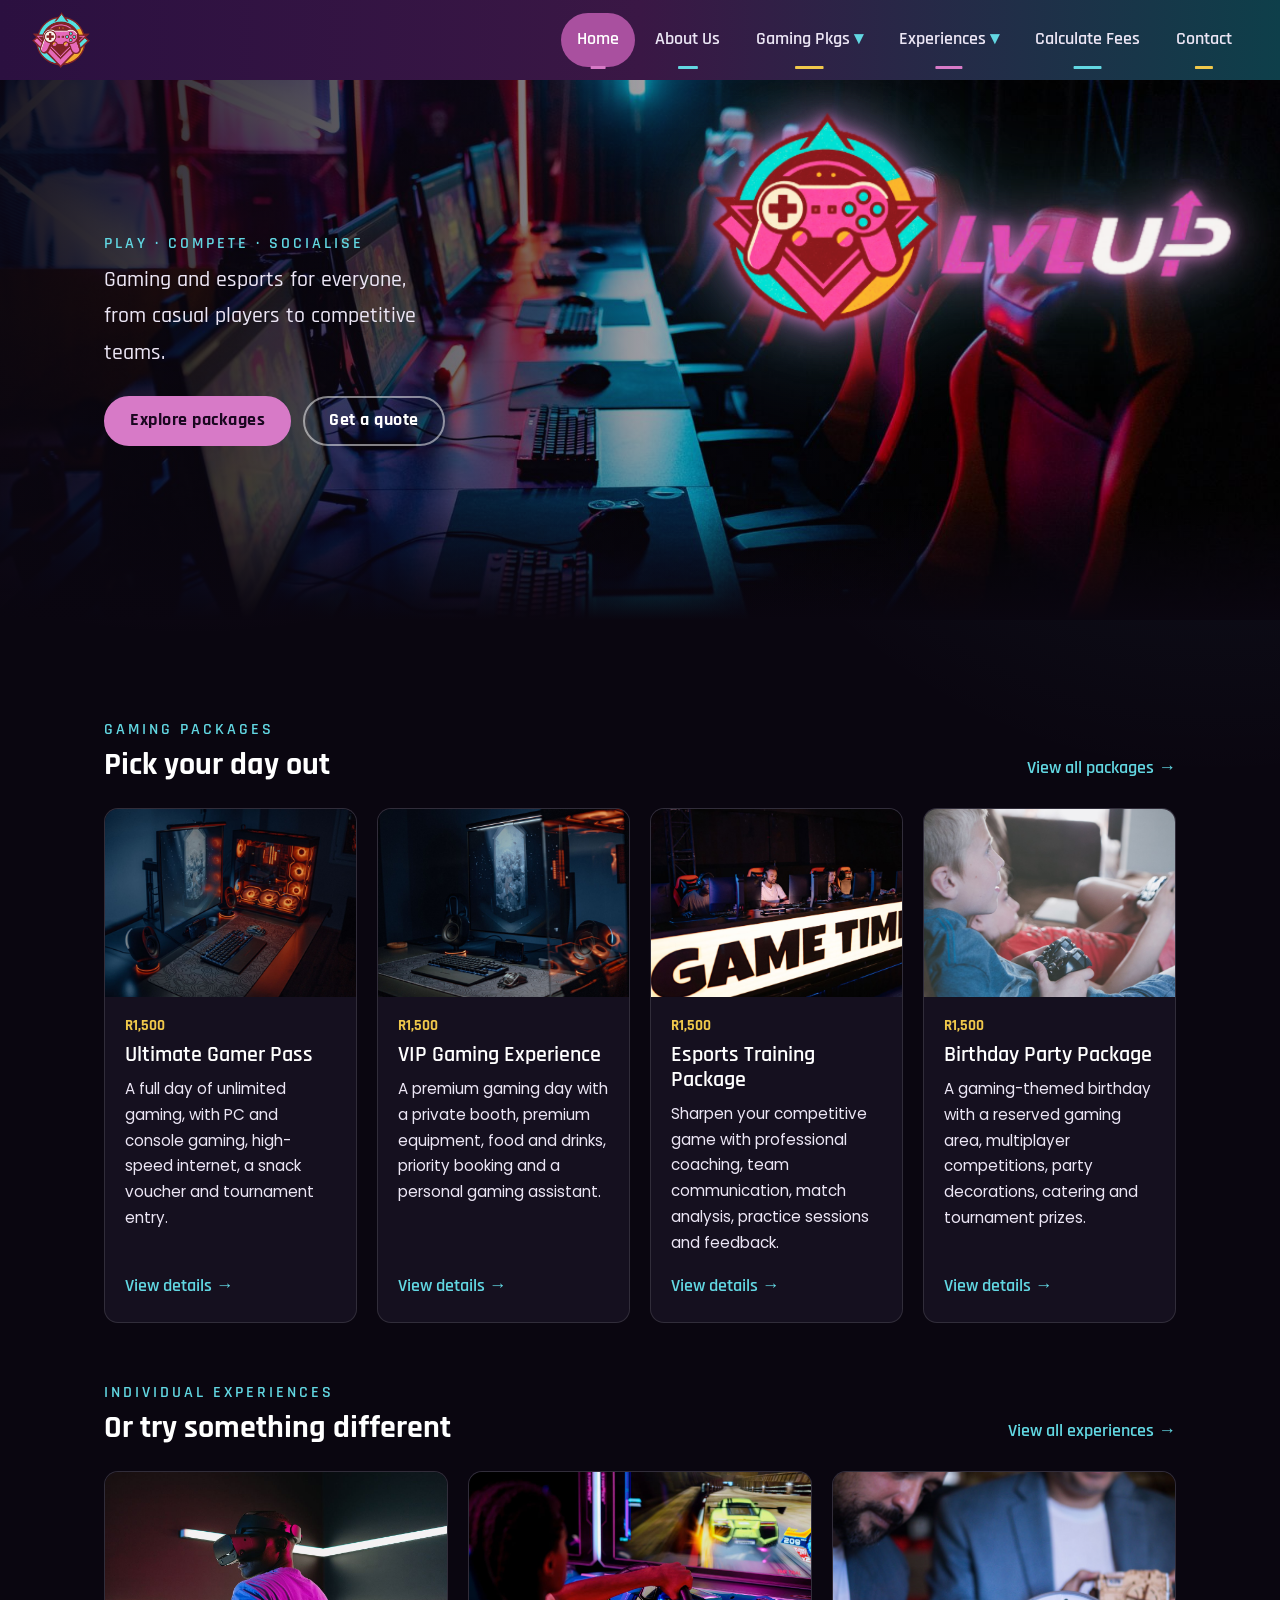
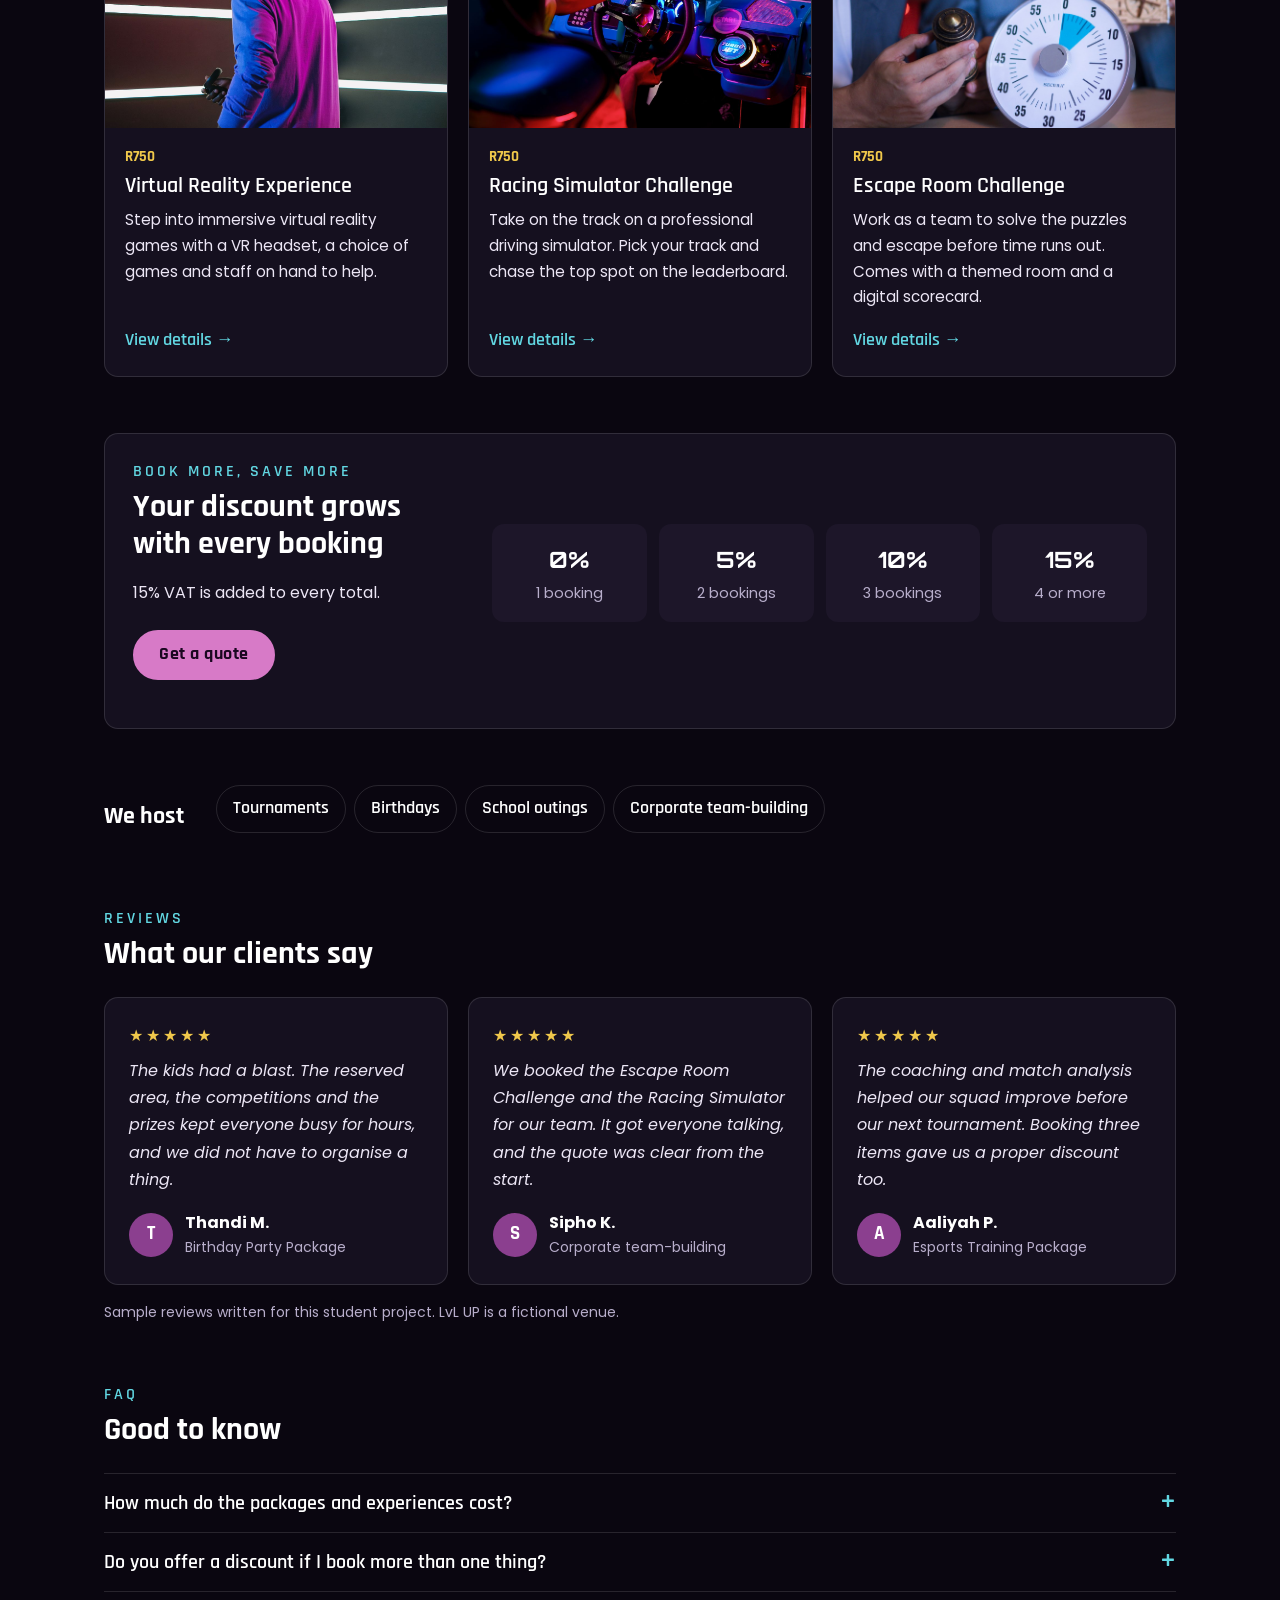
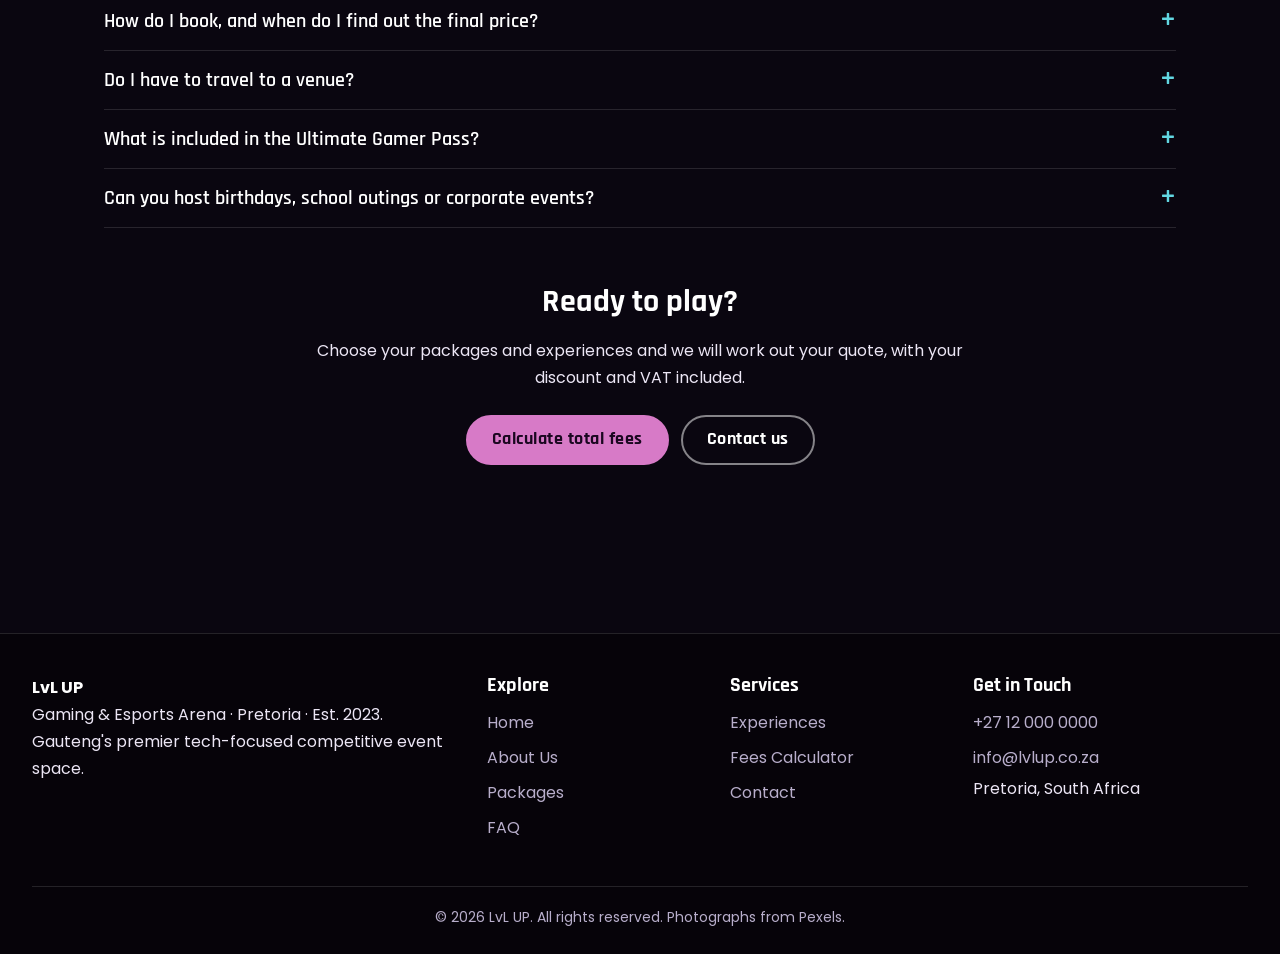
<file: index.html>
<!DOCTYPE html>
<!-- index.html: Home page: introduction, the two main options, what we offer and the booking discounts.
     Styled by css/styles.css and made interactive by javascript/main.js, both linked in the head (IIE, 2026).
     Built with standard HTML elements (Mozilla, n.d.a); the drop-down menus use the HTML details element (Mozilla, n.d.b). -->
<html lang="en">
<head>
    <!-- meta charset lets the page show characters such as the rand amounts and dashes correctly -->
    <meta charset="UTF-8">
    <!-- meta viewport makes the page fit the width of a phone screen (W3Schools, 2023; contributed by ST10538810) -->
    <meta name="viewport" content="width=device-width, initial-scale=1.0">
    <meta name="description" content="Home page: introduction, the two main options, what we offer and the booking discounts.">
    <title>Home | LvL UP</title>
    <!-- the small icon shown on the browser tab -->
    <link rel="icon" type="image/png" href="images/logo-emblem.png">
    <!-- Fonts: Orbitron, Rajdhani and Poppins from Google Fonts (Google Fonts, n.d.a; Google Fonts, n.d.b; Google Fonts, n.d.c),
         loaded with a <link> in the head as the module manual describes (IIE, 2026) -->
    <link href="https://fonts.googleapis.com/css2?family=Orbitron:wght@500;700;900&amp;family=Poppins:wght@400;500;600&amp;family=Rajdhani:wght@500;600;700&amp;display=swap" rel="stylesheet">
    <!-- External style sheet and JavaScript file (IIE, 2026). defer = the script runs after the page has loaded. -->
    <link rel="stylesheet" href="css/styles.css">
    <script src="javascript/main.js" defer></script>
</head>
<body>

    <!-- HEADER: the logo and the navigation bar (the same on every page) -->
    <header>
        <a href="index.html">
            <!-- width and height are HTML attributes (not CSS); they stop the page jumping while the image loads -->
            <img src="images/logo-emblem.png" alt="LvL UP Gaming and Esports Arena logo" width="58" height="56">
        </a>

        <!-- MENU BUTTON: only shown on phones and tablets. toggleMenu() in javascript/main.js opens and closes the menu. -->
        <button type="button" class="nav-toggle" id="menuButton" aria-expanded="false" aria-controls="menu" onclick="toggleMenu()">Menu</button>

        <!-- NAVIGATION BAR: links to every page. Gaming Pkgs and Experiences are drop-downs.
             The same menu is on every page and the page you are on is highlighted, so visitors always know where they are
             (Krug, 2014; Nielsen, 2024: heuristic "Consistency and standards"; contributed by ST10538810). -->
        <nav aria-label="Main menu" id="menu">
            <ul>
            <li><strong><a href="index.html" aria-current="page">Home</a></strong></li>
            <li><a href="about.html">About Us</a></li>
            <li>
                <!-- <details> is a built-in HTML drop-down: click the <summary> to open or close the list (Mozilla, n.d.b) -->
                <details>
                    <summary>Gaming Pkgs</summary>
                    <ul>
                        <li><a href="gaming-packages.html">All gaming pkgs</a></li>
                        <li><a href="ultimate-gamer-pass.html">Ultimate Gamer Pass</a></li>
                        <li><a href="vip-gaming-experience.html">VIP Gaming Experience</a></li>
                        <li><a href="esports-training-package.html">Esports Training Package</a></li>
                        <li><a href="birthday-party-package.html">Birthday Party Package</a></li>
                    </ul>
                </details>
            </li>
            <li>
                <!-- <details> is a built-in HTML drop-down: click the <summary> to open or close the list (Mozilla, n.d.b) -->
                <details>
                    <summary>Experiences</summary>
                    <ul>
                        <li><a href="individual-experiences.html">All experiences</a></li>
                        <li><a href="virtual-reality-experience.html">Virtual Reality Experience</a></li>
                        <li><a href="racing-simulator-challenge.html">Racing Simulator Challenge</a></li>
                        <li><a href="escape-room-challenge.html">Escape Room Challenge</a></li>
                    </ul>
                </details>
            </li>
            <li><a href="calculate-fees.html">Calculate Fees</a></li>
            <li><a href="contact.html">Contact</a></li>
            </ul>
        </nav>
    </header>

    <hr>

    <!-- MAIN CONTENT of this page -->
    <!-- HERO BANNER: one photograph (Krukau, 2021b). The LvL UP logo sits in the top right corner and glows (the glow is made in styles.css). -->
    <div class="hero-banner">
        <img class="hero-image" src="images/photos/hero-arena.jpg" alt="Neon-lit rows of gaming computers and red gaming chairs in a dark arena">
        <img class="hero-logo" src="images/logo-transparent.png" alt="LvL UP logo" width="497" height="210">
        <div class="hero-content">
            <!-- the page heading is kept for screen readers and search engines; the logo in the top right corner is what visitors see -->
            <h1 class="visually-hidden">LvL UP Gaming &amp; Esports Arena</h1>
            <p class="eyebrow">Play &middot; Compete &middot; Socialise</p>
            <p class="lead">Gaming and esports for everyone, from casual players to competitive teams.</p>
            <p class="cta">
                <a class="btn" href="gaming-packages.html">Explore packages</a>
                <a class="btn btn-ghost" href="calculate-fees.html">Get a quote</a>
            </p>
        </div>
    </div>
    <!-- MAIN CONTENT of this page -->
    <main>

        <!-- GAMING PACKAGES: four image cards -->
        <section>
            <div class="section-head">
                <div>
                    <p class="eyebrow">Gaming packages</p>
                    <h2>Pick your day out</h2>
                </div>
                <a class="more" href="gaming-packages.html">View all packages &rarr;</a>
            </div>
            <div class="card-grid">
                <article>
                    <!-- Photograph: (Demir, 2025a) -->
                    <img class="photo" src="images/photos/rgb-desk-setup.jpg" alt="Gaming PC with glowing orange fans beside a monitor, keyboard and speakers in a dark room">
                    <div class="card-body">
                        <p class="price">R1,500</p>
                        <h3><a href="ultimate-gamer-pass.html">Ultimate Gamer Pass</a></h3>
                        <p>A full day of unlimited gaming, with PC and console gaming, high-speed internet, a snack voucher and tournament entry.</p>
                        <a class="more" href="ultimate-gamer-pass.html">View details &rarr;</a>
                    </div>
                </article>
                <article>
                    <!-- Photograph: (Demir, 2025b) -->
                    <img class="photo" src="images/photos/arena-rgb-setup.jpg" alt="Dark gaming desk with a monitor, mechanical keyboard and a PC glowing orange behind glass">
                    <div class="card-body">
                        <p class="price">R1,500</p>
                        <h3><a href="vip-gaming-experience.html">VIP Gaming Experience</a></h3>
                        <p>A premium gaming day with a private booth, premium equipment, food and drinks, priority booking and a personal gaming assistant.</p>
                        <a class="more" href="vip-gaming-experience.html">View details &rarr;</a>
                    </div>
                </article>
                <article>
                    <!-- Photograph: (Krukau, 2021a) -->
                    <img class="photo" src="images/photos/esports-players-computers.jpg" alt="Gamers in headsets playing at a row of computers behind a lit GAME TIME sign">
                    <div class="card-body">
                        <p class="price">R1,500</p>
                        <h3><a href="esports-training-package.html">Esports Training Package</a></h3>
                        <p>Sharpen your competitive game with professional coaching, team communication, match analysis, practice sessions and feedback.</p>
                        <a class="more" href="esports-training-package.html">View details &rarr;</a>
                    </div>
                </article>
                <article>
                    <!-- Photograph: (Lewis, 2018) -->
                    <img class="photo" src="images/photos/kids-playing-video-games.jpg" alt="Two children on a sofa playing a video game with controllers">
                    <div class="card-body">
                        <p class="price">R1,500</p>
                        <h3><a href="birthday-party-package.html">Birthday Party Package</a></h3>
                        <p>A gaming-themed birthday with a reserved gaming area, multiplayer competitions, party decorations, catering and tournament prizes.</p>
                        <a class="more" href="birthday-party-package.html">View details &rarr;</a>
                    </div>
                </article>
            </div>
        </section>

        <!-- INDIVIDUAL EXPERIENCES: three image cards -->
        <section>
            <div class="section-head">
                <div>
                    <p class="eyebrow">Individual experiences</p>
                    <h2>Or try something different</h2>
                </div>
                <a class="more" href="individual-experiences.html">View all experiences &rarr;</a>
            </div>
            <div class="card-grid cols-3">
                <article>
                    <!-- Photograph: (SHVETS production, 2021) -->
                    <img class="photo" src="images/photos/vr-neon-room.jpg" alt="Player in a VR headset standing in a room lit by white neon strips">
                    <div class="card-body">
                        <p class="price">R750</p>
                        <h3><a href="virtual-reality-experience.html">Virtual Reality Experience</a></h3>
                        <p>Step into immersive virtual reality games with a VR headset, a choice of games and staff on hand to help.</p>
                        <a class="more" href="virtual-reality-experience.html">View details &rarr;</a>
                    </div>
                </article>
                <article>
                    <!-- Photograph: (cottonbro studio, 2020) -->
                    <img class="photo" src="images/photos/racing-arcade-driver.jpg" alt="Driver at an arcade racing simulator with a neon-lit dashboard and a racing game on the screen">
                    <div class="card-body">
                        <p class="price">R750</p>
                        <h3><a href="racing-simulator-challenge.html">Racing Simulator Challenge</a></h3>
                        <p>Take on the track on a professional driving simulator. Pick your track and chase the top spot on the leaderboard.</p>
                        <a class="more" href="racing-simulator-challenge.html">View details &rarr;</a>
                    </div>
                </article>
                <article>
                    <!-- Photograph: (Akeri, 2024) -->
                    <img class="photo" src="images/photos/escape-room-puzzle.jpg" alt="Two men solving mechanical puzzles next to a large countdown timer">
                    <div class="card-body">
                        <p class="price">R750</p>
                        <h3><a href="escape-room-challenge.html">Escape Room Challenge</a></h3>
                        <p>Work as a team to solve the puzzles and escape before time runs out. Comes with a themed room and a digital scorecard.</p>
                        <a class="more" href="escape-room-challenge.html">View details &rarr;</a>
                    </div>
                </article>
            </div>
        </section>

        <!-- BOOKING DISCOUNTS: the more you book, the more you save -->
        <section class="panel discount-strip">
            <div>
                <p class="eyebrow">Book more, save more</p>
                <h2>Your discount grows with every booking</h2>
                <p>15% VAT is added to every total.</p>
                <p class="cta"><a class="btn" href="calculate-fees.html">Get a quote</a></p>
            </div>
            <ul class="tiers">
                <li><strong>0%</strong><span>1 booking</span></li>
                <li><strong>5%</strong><span>2 bookings</span></li>
                <li><strong>10%</strong><span>3 bookings</span></li>
                <li><strong>15%</strong><span>4 or more</span></li>
            </ul>
        </section>

        <!-- EVENTS WE HOST: a slim strip -->
        <section>
            <div class="host-strip">
                <h2>We host</h2>
                <ul class="pills">
                    <li>Tournaments</li>
                    <li>Birthdays</li>
                    <li>School outings</li>
                    <li>Corporate team-building</li>
                </ul>
            </div>
        </section>

        <!-- CLIENT REVIEWS: three review cards (stars are text characters). These are sample reviews written for this project. -->
        <section id="reviews">
            <div class="section-head">
                <div>
                    <p class="eyebrow">Reviews</p>
                    <h2>What our clients say</h2>
                </div>
            </div>
            <div class="review-grid">
                <div class="review">
                    <p class="stars" aria-label="5 out of 5 stars">&#9733;&#9733;&#9733;&#9733;&#9733;</p>
                    <blockquote>The kids had a blast. The reserved area, the competitions and the prizes kept everyone busy for hours, and we did not have to organise a thing.</blockquote>
                    <div class="who"><span class="avatar">T</span><div><strong>Thandi M.</strong><small>Birthday Party Package</small></div></div>
                </div>
                <div class="review">
                    <p class="stars" aria-label="5 out of 5 stars">&#9733;&#9733;&#9733;&#9733;&#9733;</p>
                    <blockquote>We booked the Escape Room Challenge and the Racing Simulator for our team. It got everyone talking, and the quote was clear from the start.</blockquote>
                    <div class="who"><span class="avatar">S</span><div><strong>Sipho K.</strong><small>Corporate team-building</small></div></div>
                </div>
                <div class="review">
                    <p class="stars" aria-label="5 out of 5 stars">&#9733;&#9733;&#9733;&#9733;&#9733;</p>
                    <blockquote>The coaching and match analysis helped our squad improve before our next tournament. Booking three items gave us a proper discount too.</blockquote>
                    <div class="who"><span class="avatar">A</span><div><strong>Aaliyah P.</strong><small>Esports Training Package</small></div></div>
                </div>
            </div>
            <p class="sample-note">Sample reviews written for this student project. LvL UP is a fictional venue.</p>
        </section>

        <!-- FAQ: each question is a <details> element that opens to show the answer (Mozilla, n.d.b) -->
        <section id="faq">
            <div class="section-head">
                <div>
                    <p class="eyebrow">FAQ</p>
                    <h2>Good to know</h2>
                </div>
            </div>
            <div class="faq-list">
                <details>
                    <summary>How much do the packages and experiences cost?</summary>
                    <p>Every gaming package is R1,500 and every individual experience is R750. 15% VAT is added to every total.</p>
                </details>
                <details>
                    <summary>Do you offer a discount if I book more than one thing?</summary>
                    <p>Yes. Book 2 items and get 5% off the total, 3 items for 10% off and 4 or more for 15% off. The discount is taken off first and the VAT is added after.</p>
                </details>
                <details>
                    <summary>How do I book, and when do I find out the final price?</summary>
                    <p>Go to <a href="calculate-fees.html">Calculate Fees</a>, tick what you want and fill in your contact details, event type, date and address. Your quoted total shows straight away. A consultant then contacts you to confirm the booking and the total. The quote is not a formal invoice.</p>
                </details>
                <details>
                    <summary>Do I have to travel to a venue?</summary>
                    <p>Not at all. LvL UP is based at Emeris Pretoria in Lynnwood, and we bring the arena to you. You choose the event address and the date when you book.</p>
                </details>
                <details>
                    <summary>What is included in the Ultimate Gamer Pass?</summary>
                    <p>A full day of unlimited gaming with PC gaming, console gaming, high-speed internet, a snack voucher and tournament entry.</p>
                </details>
                <details>
                    <summary>Can you host birthdays, school outings or corporate events?</summary>
                    <p>Yes. The Birthday Party Package includes a reserved area, multiplayer competitions, decorations, catering and tournament prizes. We also host school outings and corporate team-building, and the Escape Room and Racing Simulator challenges work well for teams.</p>
                </details>
            </div>
        </section>

        <!-- CLOSING CALL TO ACTION -->
        <section class="closing">
            <h2>Ready to play?</h2>
            <p>Choose your packages and experiences and we will work out your quote, with your discount and VAT included.</p>
            <p class="cta">
                <a class="btn" href="calculate-fees.html">Calculate total fees</a>
                <a class="btn btn-ghost" href="contact.html">Contact us</a>
            </p>
        </section>

    </main>

    <hr>

    <!-- FOOTER: the same on every page -->
    <footer>
        <p><strong>LvL UP</strong><br>
        Gaming &amp; Esports Arena &middot; Pretoria &middot; Est. 2023.<br>
        Gauteng's premier tech-focused competitive event space.</p>

        <h2>Explore</h2>
        <ul>
            <li><a href="index.html">Home</a></li>
            <li><a href="about.html">About Us</a></li>
            <li><a href="gaming-packages.html">Packages</a></li>
            <li><a href="index.html#faq">FAQ</a></li>
        </ul>

        <h2>Services</h2>
        <ul>
            <li><a href="individual-experiences.html">Experiences</a></li>
            <li><a href="calculate-fees.html">Fees Calculator</a></li>
            <li><a href="contact.html">Contact</a></li>
        </ul>

        <h2>Get in Touch</h2>
        <ul>
            <!-- tel: and mailto: links open the phone dialler or the email program -->
            <li><a href="tel:+27120000000">+27 12 000 0000</a></li>
            <li><a href="mailto:info@lvlup.co.za">info@lvlup.co.za</a></li>
            <li>Pretoria, South Africa</li>
        </ul>

        <p><small>&copy; <span id="year">2026</span> LvL UP. All rights reserved. Photographs from Pexels.</small></p>
    </footer>

</body>
</html>

<!-- References
     Akeri, A. (2024) Men Engaged in Puzzle Solving with Timer [Photograph]. Pexels. Available at: https://www.pexels.com/photo/men-engaged-in-puzzle-solving-with-timer-29483110/ (Accessed: 6 November 2026).
     cottonbro studio (2020) Man Driving a Racing Car Machina [Photograph]. Pexels. Available at: https://www.pexels.com/photo/man-driving-a-racing-car-machina-5767676/ (Accessed: 6 November 2026).
     Demir, A. (2025a) Modern Gaming Desk Setup with RGB Lighting [Photograph]. Pexels. Available at: https://www.pexels.com/photo/modern-gaming-desk-setup-with-rgb-lighting-30469973/ (Accessed: 6 November 2026).
     Demir, A. (2025b) Modern Gaming Setup with RGB Lights in Dark Room [Photograph]. Pexels. Available at: https://www.pexels.com/photo/modern-gaming-setup-with-rgb-lights-in-dark-room-30469967/ (Accessed: 6 November 2026).
     Google Fonts (n.d.a) Orbitron. Available at: https://fonts.google.com/specimen/Orbitron (Accessed: 6 November 2026).
     Google Fonts (n.d.b) Rajdhani. Available at: https://fonts.google.com/specimen/Rajdhani (Accessed: 6 November 2026).
     Google Fonts (n.d.c) Poppins. Available at: https://fonts.google.com/specimen/Poppins (Accessed: 6 November 2026).
     IIE (2026) XHAW5112 Module Manual, Scenario 3: Gaming &amp; Esports Arena (package and experience details, discounts, VAT).
     The Independent Institute of Education (IIE) (2026) Web Development (Introduction) WEDE5020 Module Manual. Pretoria: IIE.
     Krug, S. (2014) Don't make me think, revisited: a common sense approach to web usability. 3rd edn. Berkeley: New Riders. Source contributed by ST10538810.
     Krukau, Y. (2021a) A People Playing Games using Computer [Photograph]. Pexels. Available at: https://www.pexels.com/photo/a-people-playing-games-using-computer-9072293/ (Accessed: 6 November 2026).
     Krukau, Y. (2021b) Gaming Setup For Competitive Esports [Photograph]. Pexels. Available at: https://www.pexels.com/photo/gaming-setup-for-competitive-esports-9072394/ (Accessed: 6 November 2026).
     Lewis, J. (2018) Kids Playing Video Games [Photograph]. Pexels. Available at: https://www.pexels.com/photo/kids-playing-video-games-1103563/ (Accessed: 6 November 2026).
     Mozilla (n.d.a) HTML elements reference - MDN Web Docs. Available at: https://developer.mozilla.org/en-US/docs/Web/HTML/Element (Accessed: 29 September 2026).
     Mozilla (n.d.b) The Details disclosure element - MDN Web Docs. Available at: https://developer.mozilla.org/en-US/docs/Web/HTML/Element/details (Accessed: 29 September 2026).
     Mozilla (n.d.c) Client-side form validation - MDN Web Docs. Available at: https://developer.mozilla.org/en-US/docs/Learn/Forms/Form_validation (Accessed: 29 September 2026).
     Nielsen, J. (2024) 10 usability heuristics for user interface design. Nielsen Norman Group. Available at: https://www.nngroup.com/articles/ten-usability-heuristics/ (Accessed: 4 November 2026). Source contributed by ST10538810.
     SHVETS production (2021) A Man with a Virtual Reality Headset Standing in a Dark Room [Photograph]. Pexels. Available at: https://www.pexels.com/photo/a-man-with-a-virtual-reality-headset-standing-in-a-dark-room-7562377/ (Accessed: 6 November 2026).
     W3Schools (2023) HTML responsive web design. Available at: https://www.w3schools.com/html/html_responsive.asp (Accessed: 4 November 2026). Source contributed by ST10538810.
-->
</file>
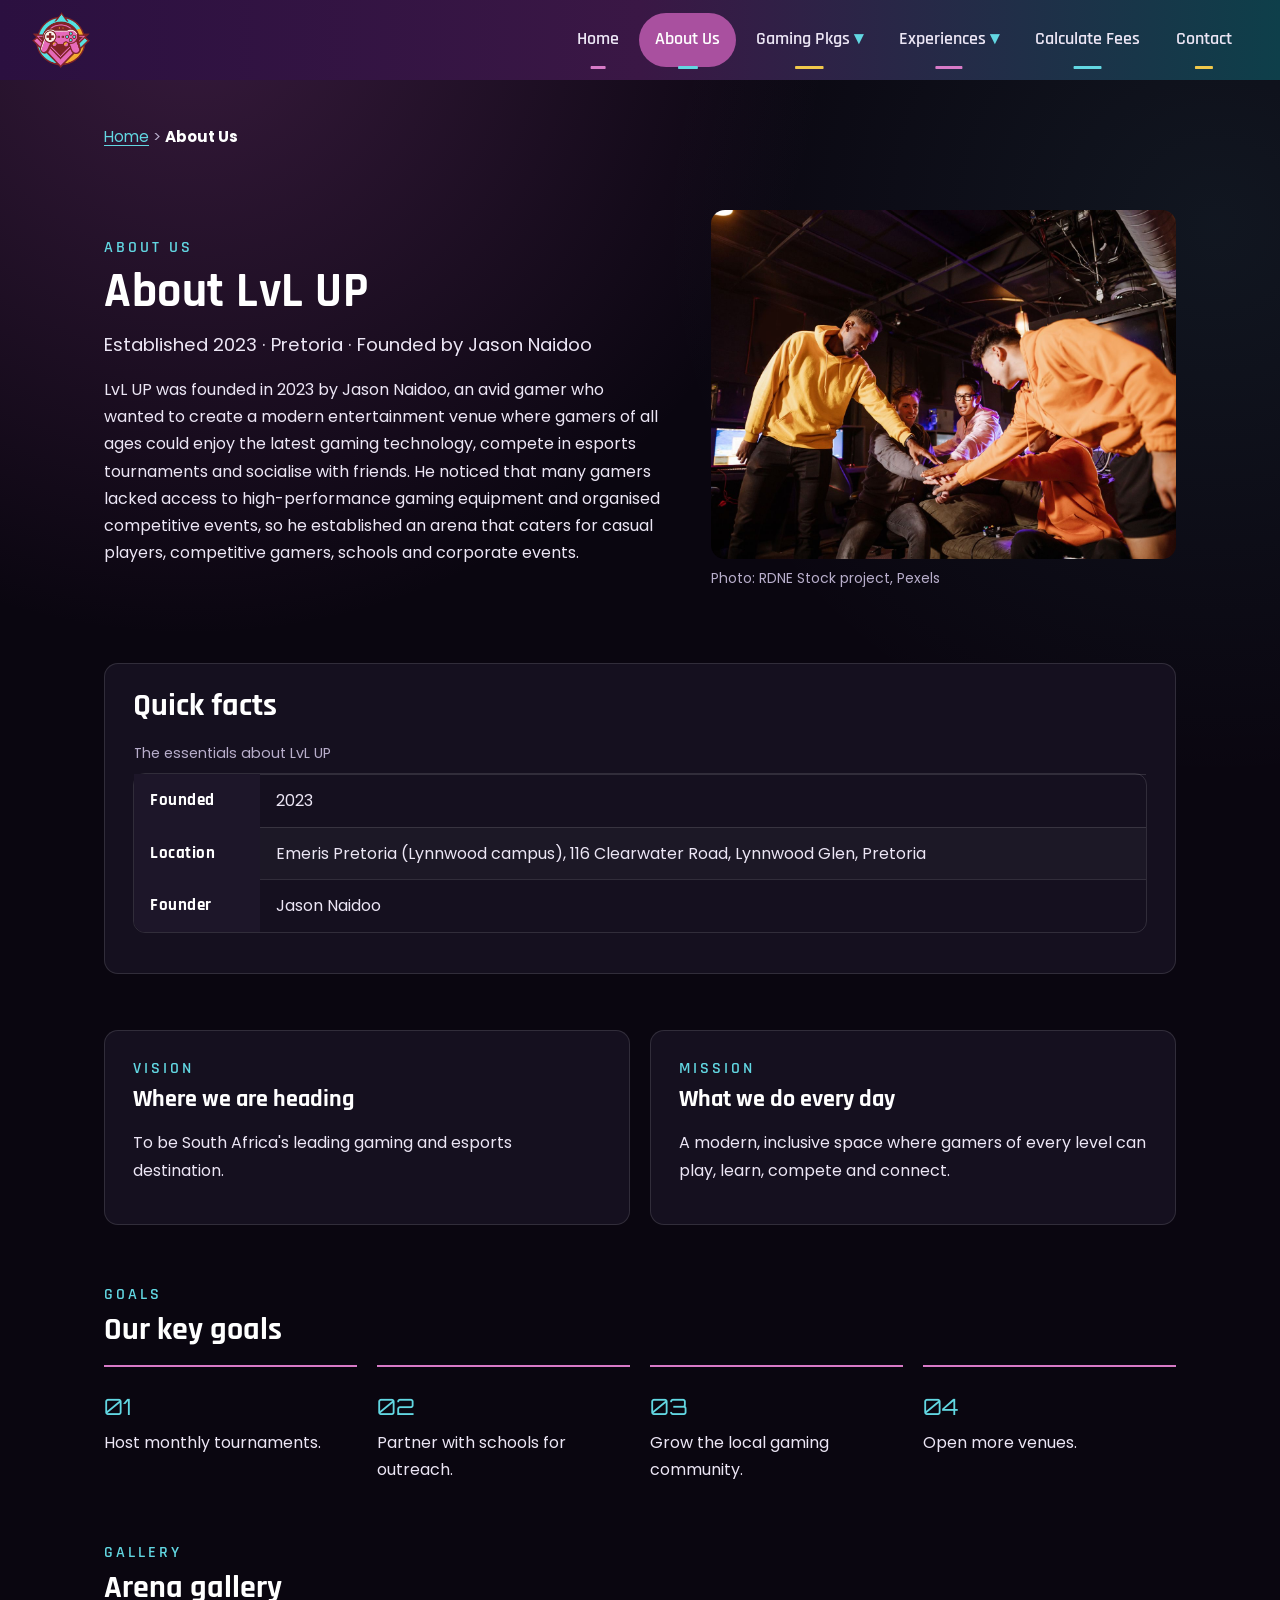
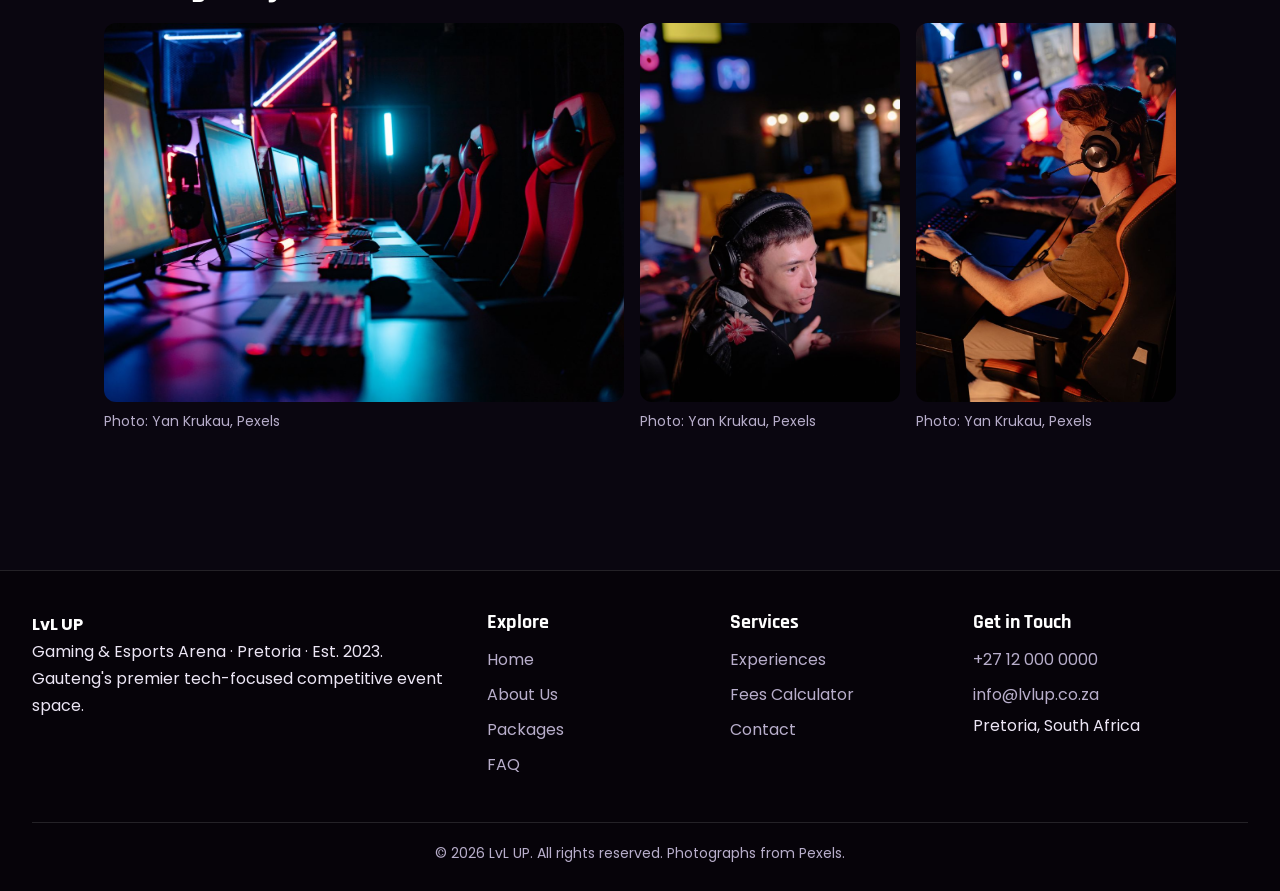
<file: about.html>
<!DOCTYPE html>
<!-- about.html: About Us page: history, vision, mission and goals of LvL UP.
     Styled by css/styles.css and made interactive by javascript/main.js, both linked in the head (IIE, 2026).
     Built with standard HTML elements (Mozilla, n.d.a); the drop-down menus use the HTML details element (Mozilla, n.d.b). -->
<html lang="en">
<head>
    <!-- meta charset lets the page show characters such as the rand amounts and dashes correctly -->
    <meta charset="UTF-8">
    <!-- meta viewport makes the page fit the width of a phone screen (W3Schools, 2023; contributed by ST10538810) -->
    <meta name="viewport" content="width=device-width, initial-scale=1.0">
    <meta name="description" content="About Us page: history, vision, mission and goals of LvL UP.">
    <title>About Us | LvL UP</title>
    <!-- the small icon shown on the browser tab -->
    <link rel="icon" type="image/png" href="images/logo-emblem.png">
    <!-- Fonts: Orbitron, Rajdhani and Poppins from Google Fonts (Google Fonts, n.d.a; Google Fonts, n.d.b; Google Fonts, n.d.c),
         loaded with a <link> in the head as the module manual describes (IIE, 2026) -->
    <link href="https://fonts.googleapis.com/css2?family=Orbitron:wght@500;700;900&amp;family=Poppins:wght@400;500;600&amp;family=Rajdhani:wght@500;600;700&amp;display=swap" rel="stylesheet">
    <!-- External style sheet and JavaScript file (IIE, 2026). defer = the script runs after the page has loaded. -->
    <link rel="stylesheet" href="css/styles.css">
    <script src="javascript/main.js" defer></script>
</head>
<body>

    <!-- HEADER: the logo and the navigation bar (the same on every page) -->
    <header>
        <a href="index.html">
            <!-- width and height are HTML attributes (not CSS); they stop the page jumping while the image loads -->
            <img src="images/logo-emblem.png" alt="LvL UP Gaming and Esports Arena logo" width="58" height="56">
        </a>

        <!-- MENU BUTTON: only shown on phones and tablets. toggleMenu() in javascript/main.js opens and closes the menu. -->
        <button type="button" class="nav-toggle" id="menuButton" aria-expanded="false" aria-controls="menu" onclick="toggleMenu()">Menu</button>

        <!-- NAVIGATION BAR: links to every page. Gaming Pkgs and Experiences are drop-downs.
             The same menu is on every page and the page you are on is highlighted, so visitors always know where they are
             (Krug, 2014; Nielsen, 2024: heuristic "Consistency and standards"; contributed by ST10538810). -->
        <nav aria-label="Main menu" id="menu">
            <ul>
            <li><a href="index.html">Home</a></li>
            <li><strong><a href="about.html" aria-current="page">About Us</a></strong></li>
            <li>
                <!-- <details> is a built-in HTML drop-down: click the <summary> to open or close the list (Mozilla, n.d.b) -->
                <details>
                    <summary>Gaming Pkgs</summary>
                    <ul>
                        <li><a href="gaming-packages.html">All gaming pkgs</a></li>
                        <li><a href="ultimate-gamer-pass.html">Ultimate Gamer Pass</a></li>
                        <li><a href="vip-gaming-experience.html">VIP Gaming Experience</a></li>
                        <li><a href="esports-training-package.html">Esports Training Package</a></li>
                        <li><a href="birthday-party-package.html">Birthday Party Package</a></li>
                    </ul>
                </details>
            </li>
            <li>
                <!-- <details> is a built-in HTML drop-down: click the <summary> to open or close the list (Mozilla, n.d.b) -->
                <details>
                    <summary>Experiences</summary>
                    <ul>
                        <li><a href="individual-experiences.html">All experiences</a></li>
                        <li><a href="virtual-reality-experience.html">Virtual Reality Experience</a></li>
                        <li><a href="racing-simulator-challenge.html">Racing Simulator Challenge</a></li>
                        <li><a href="escape-room-challenge.html">Escape Room Challenge</a></li>
                    </ul>
                </details>
            </li>
            <li><a href="calculate-fees.html">Calculate Fees</a></li>
            <li><a href="contact.html">Contact</a></li>
            </ul>
        </nav>
    </header>

    <hr>

    <!-- MAIN CONTENT of this page -->
    <main>
        <!-- BREADCRUMB: shows where you are on the site (Krug, 2014; contributed by ST10538810) -->
        <p><a href="index.html">Home</a> &gt; <strong>About Us</strong></p>

        <!-- INTRODUCTION: heading and quick facts on the left, a photograph on the right -->
        <section class="about-intro">
            <div>
                <p class="eyebrow">About us</p>
                <h1>About LvL UP</h1>
                <p class="lead">Established 2023 &middot; Pretoria &middot; Founded by Jason Naidoo</p>
                <p>LvL UP was founded in 2023 by Jason Naidoo, an avid gamer who wanted to
                create a modern entertainment venue where gamers of all ages could enjoy the latest gaming technology,
                compete in esports tournaments and socialise with friends. He noticed that many gamers lacked access to
                high-performance gaming equipment and organised competitive events, so he established an arena that caters
                for casual players, competitive gamers, schools and corporate events.</p>
            </div>
            <!-- Photograph: (RDNE Stock project, 2021) -->
            <figure>
                <img class="photo" src="images/photos/hero-friends-high-five.jpg" alt="Four friends putting their hands together in a gaming lounge">
                <figcaption>Photo: RDNE Stock project, Pexels</figcaption>
            </figure>
        </section>

        <!-- QUICK FACTS: a small table -->
        <section class="panel">
            <h2>Quick facts</h2>
            <table>
                <caption>The essentials about LvL UP</caption>
                <tr><th scope="row">Founded</th><td>2023</td></tr>
                <!-- Address: Emeris Pretoria Lynnwood campus (Emeris, n.d.) -->
                <tr><th scope="row">Location</th><td>Emeris Pretoria (Lynnwood campus), 116 Clearwater Road, Lynnwood Glen, Pretoria</td></tr>
                <tr><th scope="row">Founder</th><td>Jason Naidoo</td></tr>
            </table>
        </section>

        <!-- VISION AND MISSION: side by side -->
        <section class="two-col">
            <div class="panel">
                <p class="eyebrow">Vision</p>
                <h2>Where we are heading</h2>
                <p>To be South Africa's leading gaming and esports destination.</p>
            </div>
            <div class="panel">
                <p class="eyebrow">Mission</p>
                <h2>What we do every day</h2>
                <p>A modern, inclusive space where gamers of every level can play, learn, compete and connect.</p>
            </div>
        </section>

        <!-- GOALS: an ordered list. The numbers are added by the style sheet. -->
        <section>
            <p class="eyebrow">Goals</p>
            <h2>Our key goals</h2>
            <ol class="goals">
                <li>Host monthly tournaments.</li>
                <li>Partner with schools for outreach.</li>
                <li>Grow the local gaming community.</li>
                <li>Open more venues.</li>
            </ol>
        </section>

        <!-- GALLERY: one wide photograph and two tall ones -->
        <section>
            <p class="eyebrow">Gallery</p>
            <h2>Arena gallery</h2>
            <div class="gallery">
                <!-- Photograph: (Krukau, 2021b) -->
                <figure><img class="photo" src="images/photos/arena-gaming-chairs.jpg" alt="Rows of gaming computers and red gaming chairs lit by neon strips"><figcaption>Photo: Yan Krukau, Pexels</figcaption></figure>
                <!-- Photograph: (Krukau, 2021a) -->
                <figure><img class="photo" src="images/photos/arena-boy-headset.jpg" alt="Young gamer in a headset concentrating at a computer in a neon-lit arena"><figcaption>Photo: Yan Krukau, Pexels</figcaption></figure>
                <!-- Photograph: (Krukau, 2021c) -->
                <figure><img class="photo" src="images/photos/hero-gamer-headset.jpg" alt="Gamer in a headset concentrating on a computer in a dark arena"><figcaption>Photo: Yan Krukau, Pexels</figcaption></figure>
            </div>
        </section>

    </main>

    <hr>

    <!-- FOOTER: the same on every page -->
    <footer>
        <p><strong>LvL UP</strong><br>
        Gaming &amp; Esports Arena &middot; Pretoria &middot; Est. 2023.<br>
        Gauteng's premier tech-focused competitive event space.</p>

        <h2>Explore</h2>
        <ul>
            <li><a href="index.html">Home</a></li>
            <li><a href="about.html">About Us</a></li>
            <li><a href="gaming-packages.html">Packages</a></li>
            <li><a href="index.html#faq">FAQ</a></li>
        </ul>

        <h2>Services</h2>
        <ul>
            <li><a href="individual-experiences.html">Experiences</a></li>
            <li><a href="calculate-fees.html">Fees Calculator</a></li>
            <li><a href="contact.html">Contact</a></li>
        </ul>

        <h2>Get in Touch</h2>
        <ul>
            <!-- tel: and mailto: links open the phone dialler or the email program -->
            <li><a href="tel:+27120000000">+27 12 000 0000</a></li>
            <li><a href="mailto:info@lvlup.co.za">info@lvlup.co.za</a></li>
            <li>Pretoria, South Africa</li>
        </ul>

        <p><small>&copy; <span id="year">2026</span> LvL UP. All rights reserved. Photographs from Pexels.</small></p>
    </footer>

</body>
</html>

<!-- References
     Emeris (n.d.) Pretoria Lynnwood Campus. Available at: https://www.emeris.ac.za/campuses/pretoria-lynnwood (Accessed: 6 November 2026).
     Google Fonts (n.d.a) Orbitron. Available at: https://fonts.google.com/specimen/Orbitron (Accessed: 6 November 2026).
     Google Fonts (n.d.b) Rajdhani. Available at: https://fonts.google.com/specimen/Rajdhani (Accessed: 6 November 2026).
     Google Fonts (n.d.c) Poppins. Available at: https://fonts.google.com/specimen/Poppins (Accessed: 6 November 2026).
     IIE (2026) XHAW5112 Module Manual, Scenario 3: Gaming &amp; Esports Arena (package and experience details, discounts, VAT).
     The Independent Institute of Education (IIE) (2026) Web Development (Introduction) WEDE5020 Module Manual. Pretoria: IIE.
     Krug, S. (2014) Don't make me think, revisited: a common sense approach to web usability. 3rd edn. Berkeley: New Riders. Source contributed by ST10538810.
     Krukau, Y. (2021a) A Man Wearing a Headset in Front of a Gaming Computer Screen [Photograph]. Pexels. Available at: https://www.pexels.com/photo/a-man-wearing-a-headset-in-front-of-a-gaming-computer-screen-9072279/ (Accessed: 6 November 2026).
     Krukau, Y. (2021b) Gaming Chairs and Computers [Photograph]. Pexels. Available at: https://www.pexels.com/photo/gaming-chairs-and-computers-9072216/ (Accessed: 6 November 2026).
     Krukau, Y. (2021c) Teenagers Playing on Computers [Photograph]. Pexels. Available at: https://www.pexels.com/photo/teenagers-playing-on-computers-9072317/ (Accessed: 6 November 2026).
     Mozilla (n.d.a) HTML elements reference - MDN Web Docs. Available at: https://developer.mozilla.org/en-US/docs/Web/HTML/Element (Accessed: 29 September 2026).
     Mozilla (n.d.b) The Details disclosure element - MDN Web Docs. Available at: https://developer.mozilla.org/en-US/docs/Web/HTML/Element/details (Accessed: 29 September 2026).
     Mozilla (n.d.c) Client-side form validation - MDN Web Docs. Available at: https://developer.mozilla.org/en-US/docs/Learn/Forms/Form_validation (Accessed: 29 September 2026).
     Nielsen, J. (2024) 10 usability heuristics for user interface design. Nielsen Norman Group. Available at: https://www.nngroup.com/articles/ten-usability-heuristics/ (Accessed: 4 November 2026). Source contributed by ST10538810.
     RDNE Stock project (2021) Friends Having Fun Playing a Video Game [Photograph]. Pexels. Available at: https://www.pexels.com/photo/friends-having-fun-playing-a-video-game-7915395/ (Accessed: 6 November 2026).
     W3Schools (2023) HTML responsive web design. Available at: https://www.w3schools.com/html/html_responsive.asp (Accessed: 4 November 2026). Source contributed by ST10538810.
-->
</file>
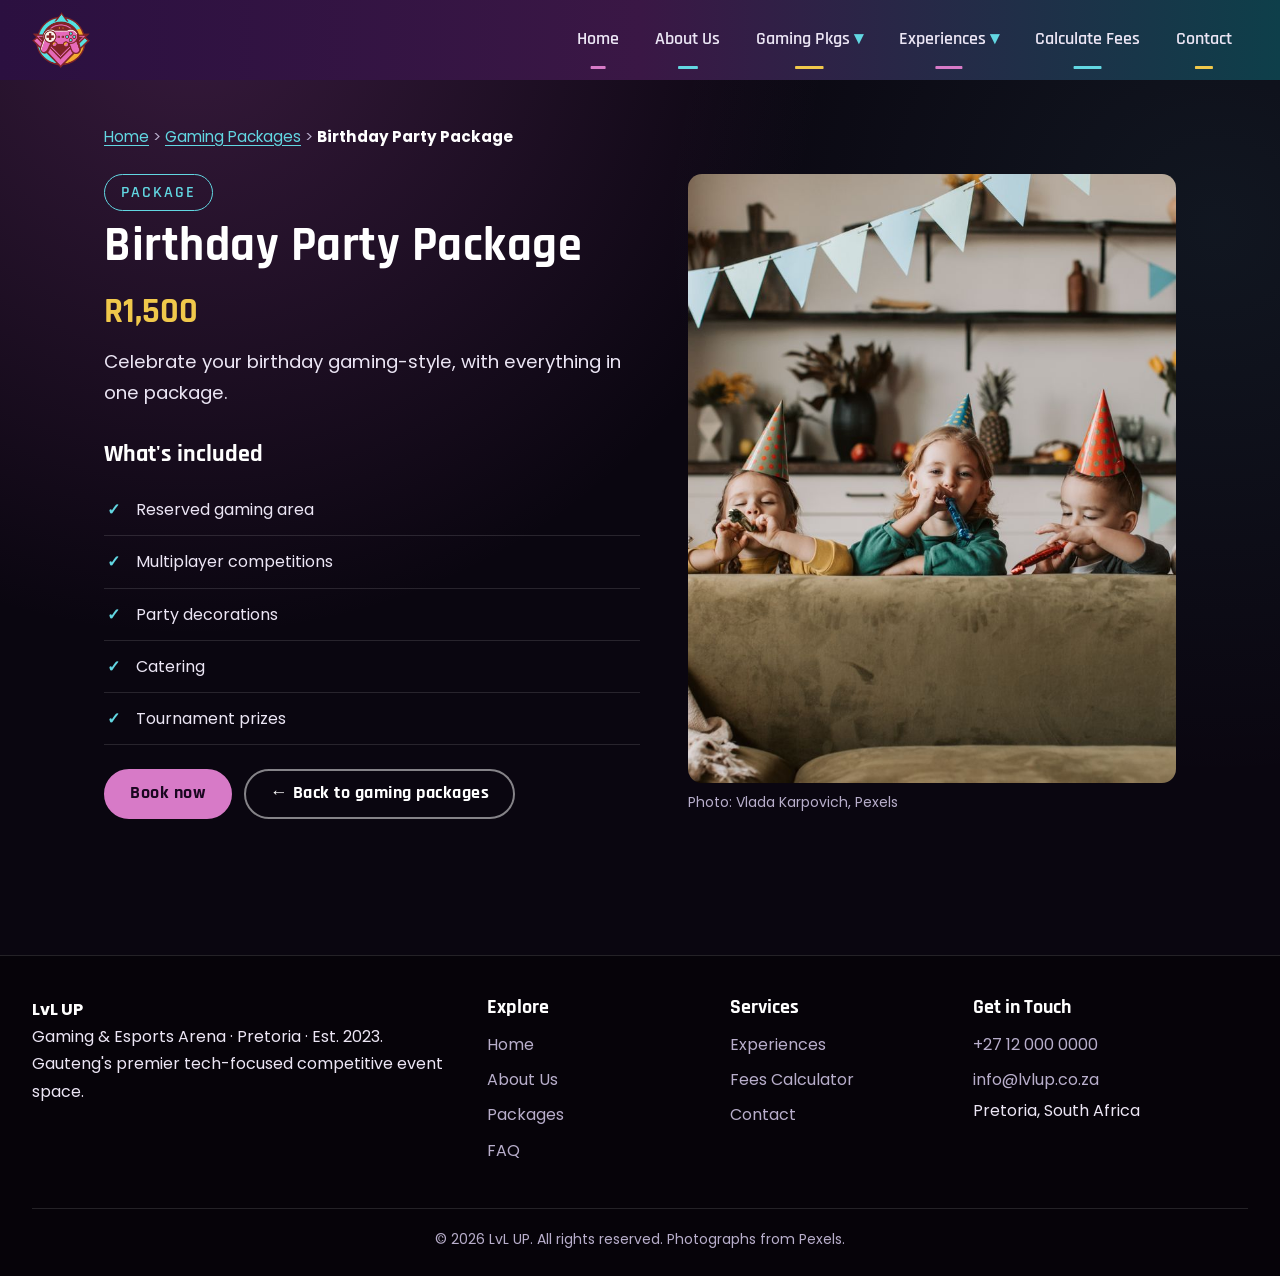
<file: birthday-party-package.html>
<!DOCTYPE html>
<!-- birthday-party-package.html: Birthday Party Package page: the fee, purpose and what is included.
     Styled by css/styles.css and made interactive by javascript/main.js, both linked in the head (IIE, 2026).
     Built with standard HTML elements (Mozilla, n.d.a); the drop-down menus use the HTML details element (Mozilla, n.d.b). -->
<html lang="en">
<head>
    <!-- meta charset lets the page show characters such as the rand amounts and dashes correctly -->
    <meta charset="UTF-8">
    <!-- meta viewport makes the page fit the width of a phone screen (W3Schools, 2023; contributed by ST10538810) -->
    <meta name="viewport" content="width=device-width, initial-scale=1.0">
    <meta name="description" content="Birthday Party Package page: the fee, purpose and what is included.">
    <title>Birthday Party Package | LvL UP</title>
    <!-- the small icon shown on the browser tab -->
    <link rel="icon" type="image/png" href="images/logo-emblem.png">
    <!-- Fonts: Orbitron, Rajdhani and Poppins from Google Fonts (Google Fonts, n.d.a; Google Fonts, n.d.b; Google Fonts, n.d.c),
         loaded with a <link> in the head as the module manual describes (IIE, 2026) -->
    <link href="https://fonts.googleapis.com/css2?family=Orbitron:wght@500;700;900&amp;family=Poppins:wght@400;500;600&amp;family=Rajdhani:wght@500;600;700&amp;display=swap" rel="stylesheet">
    <!-- External style sheet and JavaScript file (IIE, 2026). defer = the script runs after the page has loaded. -->
    <link rel="stylesheet" href="css/styles.css">
    <script src="javascript/main.js" defer></script>
</head>
<body>

    <!-- HEADER: the logo and the navigation bar (the same on every page) -->
    <header>
        <a href="index.html">
            <!-- width and height are HTML attributes (not CSS); they stop the page jumping while the image loads -->
            <img src="images/logo-emblem.png" alt="LvL UP Gaming and Esports Arena logo" width="58" height="56">
        </a>

        <!-- MENU BUTTON: only shown on phones and tablets. toggleMenu() in javascript/main.js opens and closes the menu. -->
        <button type="button" class="nav-toggle" id="menuButton" aria-expanded="false" aria-controls="menu" onclick="toggleMenu()">Menu</button>

        <!-- NAVIGATION BAR: links to every page. Gaming Pkgs and Experiences are drop-downs.
             The same menu is on every page and the page you are on is highlighted, so visitors always know where they are
             (Krug, 2014; Nielsen, 2024: heuristic "Consistency and standards"; contributed by ST10538810). -->
        <nav aria-label="Main menu" id="menu">
            <ul>
            <li><a href="index.html">Home</a></li>
            <li><a href="about.html">About Us</a></li>
            <li>
                <!-- <details> is a built-in HTML drop-down: click the <summary> to open or close the list (Mozilla, n.d.b) -->
                <details>
                    <summary>Gaming Pkgs</summary>
                    <ul>
                        <li><a href="gaming-packages.html">All gaming pkgs</a></li>
                        <li><a href="ultimate-gamer-pass.html">Ultimate Gamer Pass</a></li>
                        <li><a href="vip-gaming-experience.html">VIP Gaming Experience</a></li>
                        <li><a href="esports-training-package.html">Esports Training Package</a></li>
                        <li><a href="birthday-party-package.html">Birthday Party Package</a></li>
                    </ul>
                </details>
            </li>
            <li>
                <!-- <details> is a built-in HTML drop-down: click the <summary> to open or close the list (Mozilla, n.d.b) -->
                <details>
                    <summary>Experiences</summary>
                    <ul>
                        <li><a href="individual-experiences.html">All experiences</a></li>
                        <li><a href="virtual-reality-experience.html">Virtual Reality Experience</a></li>
                        <li><a href="racing-simulator-challenge.html">Racing Simulator Challenge</a></li>
                        <li><a href="escape-room-challenge.html">Escape Room Challenge</a></li>
                    </ul>
                </details>
            </li>
            <li><a href="calculate-fees.html">Calculate Fees</a></li>
            <li><a href="contact.html">Contact</a></li>
            </ul>
        </nav>
    </header>

    <hr>

    <!-- MAIN CONTENT of this page -->
    <main>
        <!-- BREADCRUMB: shows where you are on the site (Krug, 2014; contributed by ST10538810) -->
        <p><a href="index.html">Home</a> &gt; <a href="gaming-packages.html">Gaming Packages</a> &gt; <strong>Birthday Party Package</strong></p>

        <div class="detail">
            <div class="detail-text">
                <p class="badge">Package</p>
                <h1>Birthday Party Package</h1>
                <p class="price">R1,500</p>
                <p class="lead">Celebrate your birthday gaming-style, with everything in one package.</p>

                <!-- WHAT'S INCLUDED: an unordered (bulleted) list -->
                <h2>What's included</h2>
                <ul class="checklist">
                    <li>Reserved gaming area</li>
                    <li>Multiplayer competitions</li>
                    <li>Party decorations</li>
                    <li>Catering</li>
                    <li>Tournament prizes</li>
                </ul>

                <p class="cta">
                    <a class="btn" href="calculate-fees.html?item=birthday-party-package">Book now</a>
                    <a class="btn btn-ghost" href="gaming-packages.html">&larr; Back to gaming packages</a>
                </p>
            </div>

            <!-- Photograph: (Karpovich, 2021) -->
            <figure class="detail-media">
                <img class="photo" src="images/photos/birthday-party-hats.jpg" alt="Children in party hats blowing party blowers on a sofa">
                <figcaption>Photo: Vlada Karpovich, Pexels</figcaption>
            </figure>
        </div>

    </main>

    <hr>

    <!-- FOOTER: the same on every page -->
    <footer>
        <p><strong>LvL UP</strong><br>
        Gaming &amp; Esports Arena &middot; Pretoria &middot; Est. 2023.<br>
        Gauteng's premier tech-focused competitive event space.</p>

        <h2>Explore</h2>
        <ul>
            <li><a href="index.html">Home</a></li>
            <li><a href="about.html">About Us</a></li>
            <li><a href="gaming-packages.html">Packages</a></li>
            <li><a href="index.html#faq">FAQ</a></li>
        </ul>

        <h2>Services</h2>
        <ul>
            <li><a href="individual-experiences.html">Experiences</a></li>
            <li><a href="calculate-fees.html">Fees Calculator</a></li>
            <li><a href="contact.html">Contact</a></li>
        </ul>

        <h2>Get in Touch</h2>
        <ul>
            <!-- tel: and mailto: links open the phone dialler or the email program -->
            <li><a href="tel:+27120000000">+27 12 000 0000</a></li>
            <li><a href="mailto:info@lvlup.co.za">info@lvlup.co.za</a></li>
            <li>Pretoria, South Africa</li>
        </ul>

        <p><small>&copy; <span id="year">2026</span> LvL UP. All rights reserved. Photographs from Pexels.</small></p>
    </footer>

</body>
</html>

<!-- References
     Google Fonts (n.d.a) Orbitron. Available at: https://fonts.google.com/specimen/Orbitron (Accessed: 6 November 2026).
     Google Fonts (n.d.b) Rajdhani. Available at: https://fonts.google.com/specimen/Rajdhani (Accessed: 6 November 2026).
     Google Fonts (n.d.c) Poppins. Available at: https://fonts.google.com/specimen/Poppins (Accessed: 6 November 2026).
     IIE (2026) XHAW5112 Module Manual, Scenario 3: Gaming &amp; Esports Arena (package and experience details, discounts, VAT).
     The Independent Institute of Education (IIE) (2026) Web Development (Introduction) WEDE5020 Module Manual. Pretoria: IIE.
     Karpovich, V. (2021) Kids at a Birthday Party [Photograph]. Pexels. Available at: https://www.pexels.com/photo/kids-at-a-birthday-party-7099945/ (Accessed: 6 November 2026).
     Krug, S. (2014) Don't make me think, revisited: a common sense approach to web usability. 3rd edn. Berkeley: New Riders. Source contributed by ST10538810.
     Mozilla (n.d.a) HTML elements reference - MDN Web Docs. Available at: https://developer.mozilla.org/en-US/docs/Web/HTML/Element (Accessed: 29 September 2026).
     Mozilla (n.d.b) The Details disclosure element - MDN Web Docs. Available at: https://developer.mozilla.org/en-US/docs/Web/HTML/Element/details (Accessed: 29 September 2026).
     Mozilla (n.d.c) Client-side form validation - MDN Web Docs. Available at: https://developer.mozilla.org/en-US/docs/Learn/Forms/Form_validation (Accessed: 29 September 2026).
     Nielsen, J. (2024) 10 usability heuristics for user interface design. Nielsen Norman Group. Available at: https://www.nngroup.com/articles/ten-usability-heuristics/ (Accessed: 4 November 2026). Source contributed by ST10538810.
     W3Schools (2023) HTML responsive web design. Available at: https://www.w3schools.com/html/html_responsive.asp (Accessed: 4 November 2026). Source contributed by ST10538810.
-->
</file>
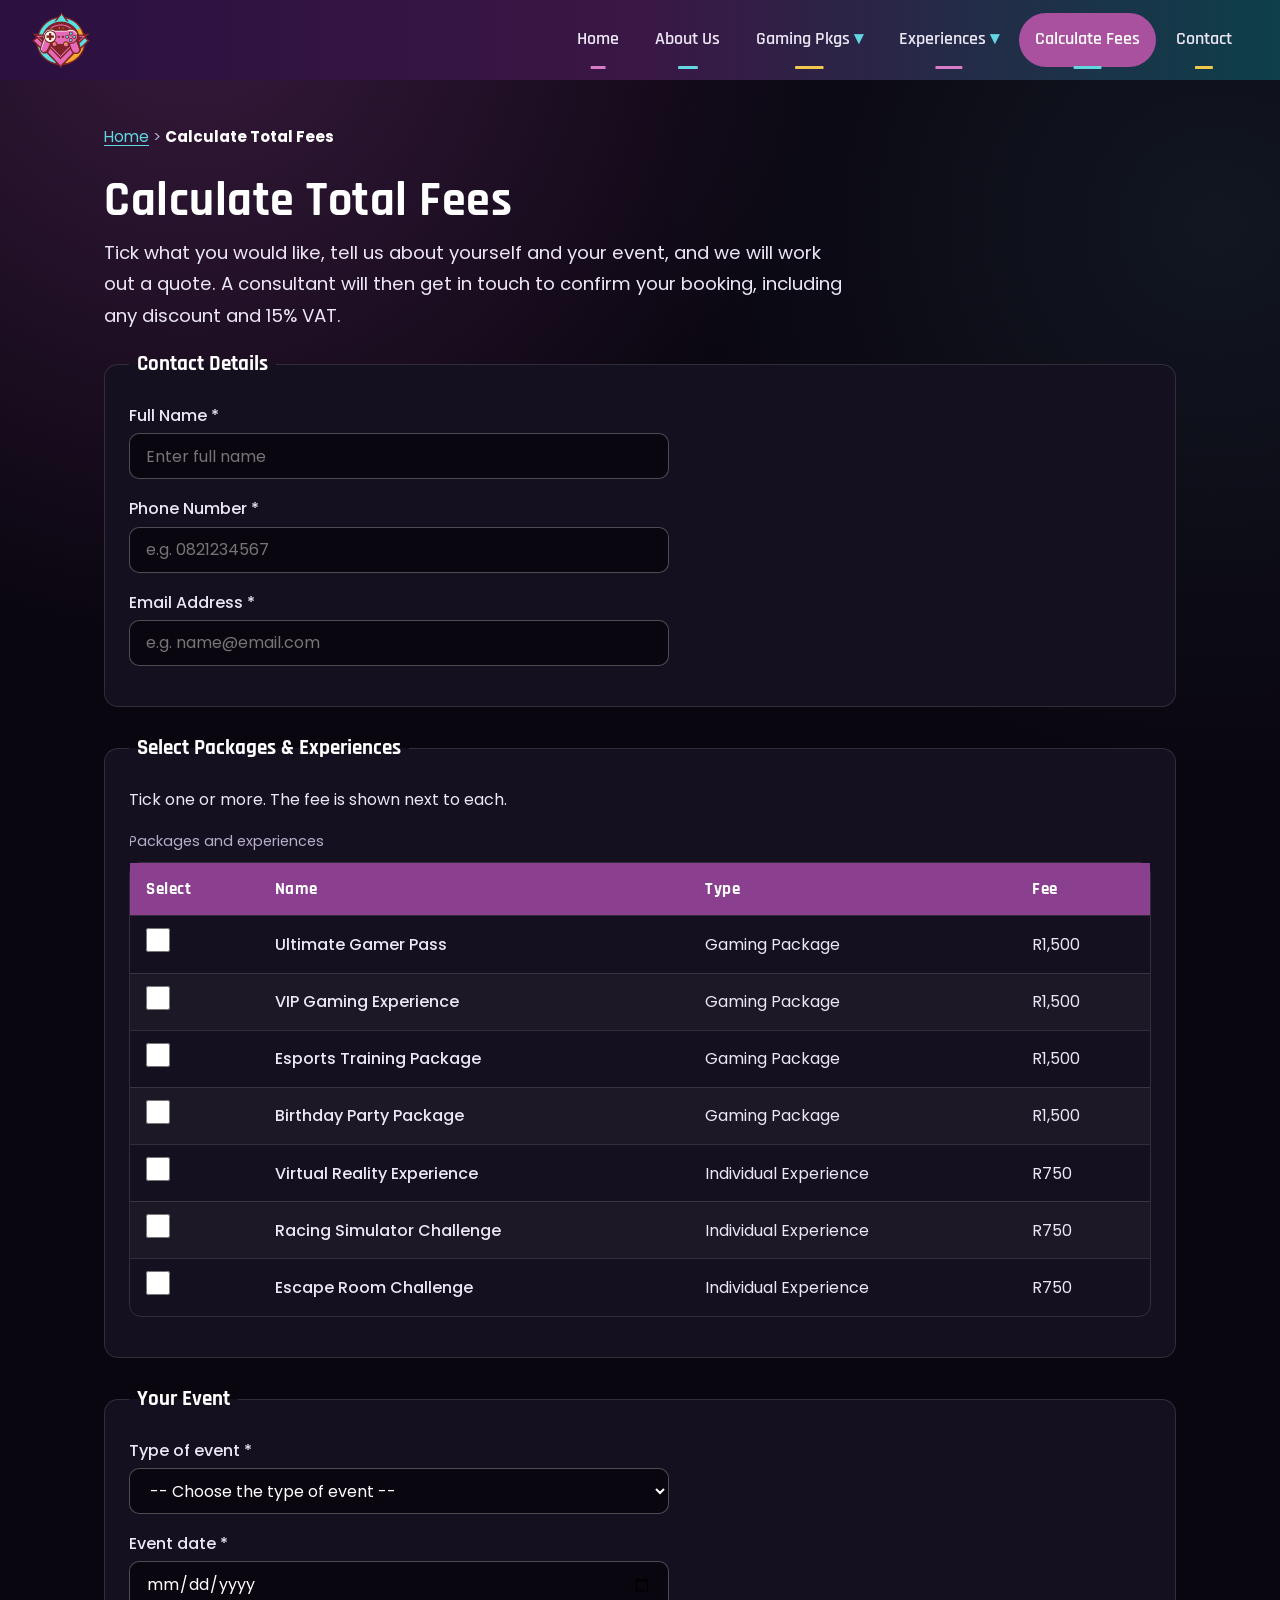
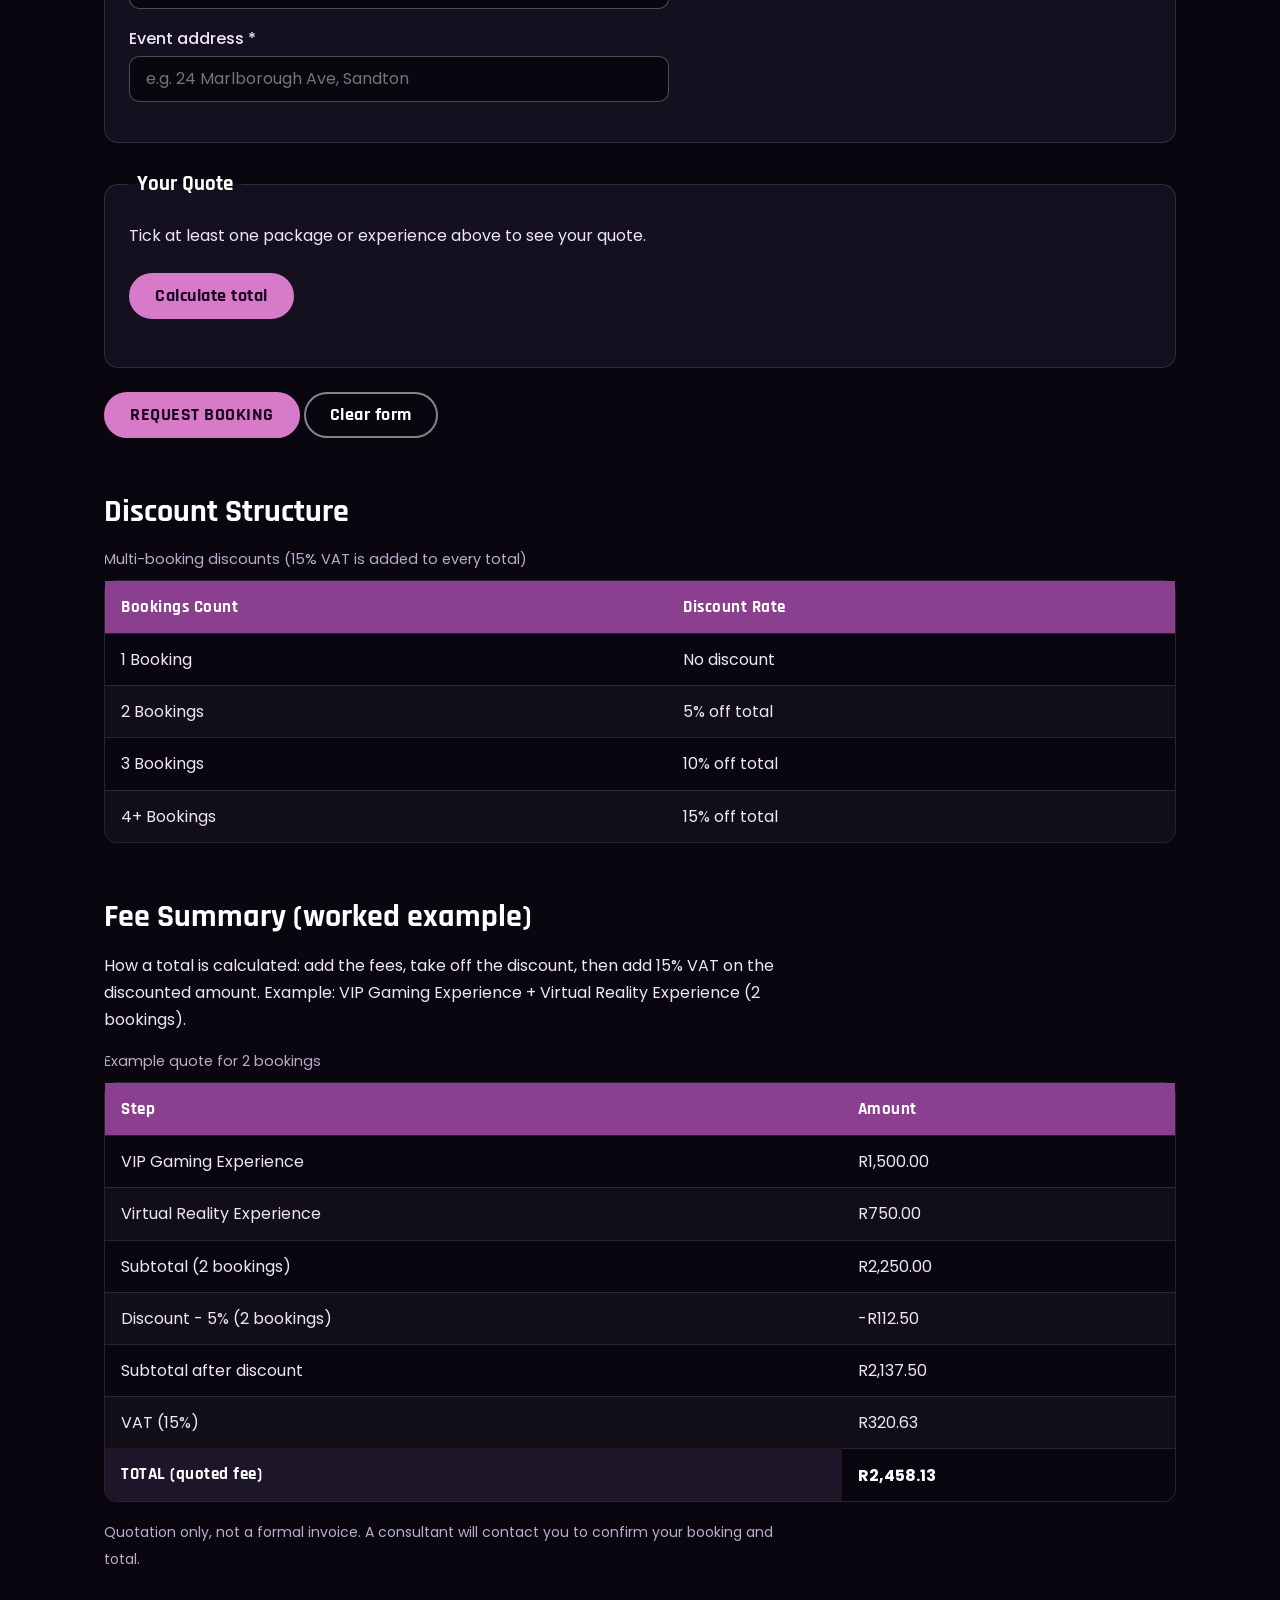
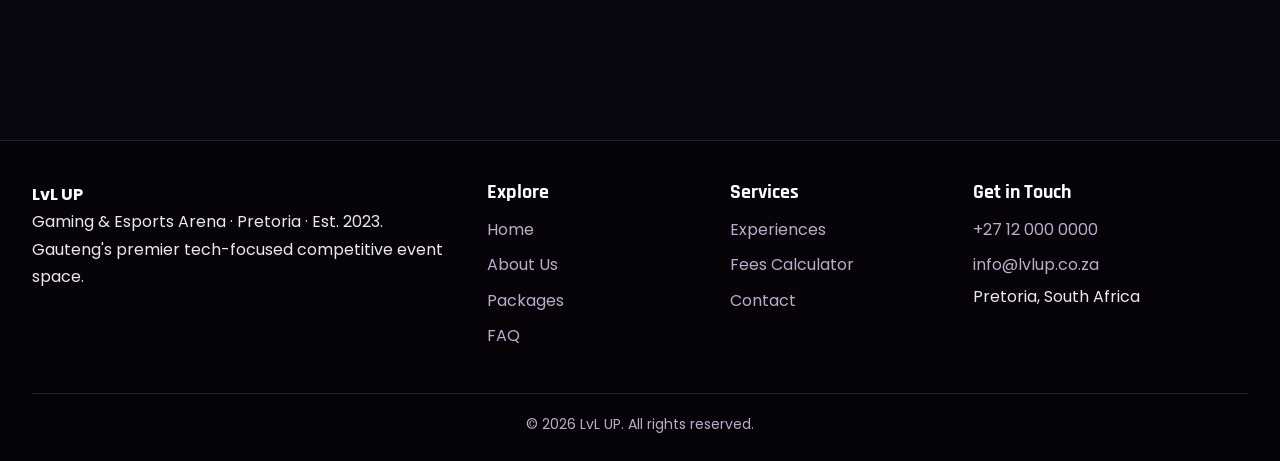
<file: calculate-fees.html>
<!DOCTYPE html>
<!-- calculate-fees.html: Calculate Total Fees page: the booking form, checkboxes with fees, the discount table and a worked example of the total.
     Styled by css/styles.css and made interactive by javascript/main.js, both linked in the head (IIE, 2026).
     Built with standard HTML elements (Mozilla, n.d.a); the drop-down menus use the HTML details element (Mozilla, n.d.b). -->
<html lang="en">
<head>
    <!-- meta charset lets the page show characters such as the rand amounts and dashes correctly -->
    <meta charset="UTF-8">
    <!-- meta viewport makes the page fit the width of a phone screen (W3Schools, 2023; contributed by ST10538810) -->
    <meta name="viewport" content="width=device-width, initial-scale=1.0">
    <meta name="description" content="Calculate Total Fees page: the booking form, checkboxes with fees, the discount table and a worked example of the total.">
    <title>Calculate Total Fees | LvL UP</title>
    <!-- the small icon shown on the browser tab -->
    <link rel="icon" type="image/png" href="images/logo-emblem.png">
    <!-- Fonts: Orbitron, Rajdhani and Poppins from Google Fonts (Google Fonts, n.d.a; Google Fonts, n.d.b; Google Fonts, n.d.c),
         loaded with a <link> in the head as the module manual describes (IIE, 2026) -->
    <link href="https://fonts.googleapis.com/css2?family=Orbitron:wght@500;700;900&amp;family=Poppins:wght@400;500;600&amp;family=Rajdhani:wght@500;600;700&amp;display=swap" rel="stylesheet">
    <!-- External style sheet and JavaScript file (IIE, 2026). defer = the script runs after the page has loaded. -->
    <link rel="stylesheet" href="css/styles.css">
    <script src="javascript/main.js" defer></script>
</head>
<body>

    <!-- HEADER: the logo and the navigation bar (the same on every page) -->
    <header>
        <a href="index.html">
            <!-- width and height are HTML attributes (not CSS); they stop the page jumping while the image loads -->
            <img src="images/logo-emblem.png" alt="LvL UP Gaming and Esports Arena logo" width="58" height="56">
        </a>

        <!-- MENU BUTTON: only shown on phones and tablets. toggleMenu() in javascript/main.js opens and closes the menu. -->
        <button type="button" class="nav-toggle" id="menuButton" aria-expanded="false" aria-controls="menu" onclick="toggleMenu()">Menu</button>

        <!-- NAVIGATION BAR: links to every page. Gaming Pkgs and Experiences are drop-downs.
             The same menu is on every page and the page you are on is highlighted, so visitors always know where they are
             (Krug, 2014; Nielsen, 2024: heuristic "Consistency and standards"; contributed by ST10538810). -->
        <nav aria-label="Main menu" id="menu">
            <ul>
            <li><a href="index.html">Home</a></li>
            <li><a href="about.html">About Us</a></li>
            <li>
                <!-- <details> is a built-in HTML drop-down: click the <summary> to open or close the list (Mozilla, n.d.b) -->
                <details>
                    <summary>Gaming Pkgs</summary>
                    <ul>
                        <li><a href="gaming-packages.html">All gaming pkgs</a></li>
                        <li><a href="ultimate-gamer-pass.html">Ultimate Gamer Pass</a></li>
                        <li><a href="vip-gaming-experience.html">VIP Gaming Experience</a></li>
                        <li><a href="esports-training-package.html">Esports Training Package</a></li>
                        <li><a href="birthday-party-package.html">Birthday Party Package</a></li>
                    </ul>
                </details>
            </li>
            <li>
                <!-- <details> is a built-in HTML drop-down: click the <summary> to open or close the list (Mozilla, n.d.b) -->
                <details>
                    <summary>Experiences</summary>
                    <ul>
                        <li><a href="individual-experiences.html">All experiences</a></li>
                        <li><a href="virtual-reality-experience.html">Virtual Reality Experience</a></li>
                        <li><a href="racing-simulator-challenge.html">Racing Simulator Challenge</a></li>
                        <li><a href="escape-room-challenge.html">Escape Room Challenge</a></li>
                    </ul>
                </details>
            </li>
            <li><strong><a href="calculate-fees.html" aria-current="page">Calculate Fees</a></strong></li>
            <li><a href="contact.html">Contact</a></li>
            </ul>
        </nav>
    </header>

    <hr>

    <!-- MAIN CONTENT of this page -->
    <main>
        <!-- BREADCRUMB: shows where you are on the site (Krug, 2014; contributed by ST10538810) -->
        <p><a href="index.html">Home</a> &gt; <strong>Calculate Total Fees</strong></p>

        <h1>Calculate Total Fees</h1>
        <p class="lead">Tick what you would like, tell us about yourself and your event, and we will work out a quote. A consultant will then get in touch to confirm your booking, including any discount and 15% VAT.</p>

        <!-- THE BOOKING FORM.
             action = the page that opens when the form is sent; method="get" sends the answers in the web address.
             Fields marked "required" must be filled in: the browser shows its own error message and will not send
             the form until they are correct (this is the error handling, done with HTML only: Mozilla, n.d.c; W3Schools, n.d.; the JavaScript adds clear messages under each field: Nielsen, 2024; contributed by ST10538810). -->
        <form action="request-received.html" method="get" id="bookingForm" onsubmit="return validateBookingForm()">

            <!-- red message box: javascript/main.js fills it when the form has mistakes -->
            <div id="bookingMessage" class="form-message" role="alert"></div>

            <!-- fieldset groups related fields; legend is the heading of the group -->
            <fieldset>
                <legend>Contact Details</legend>

                <p>
                    <label for="fullName">Full Name *</label><br>
                    <!-- pattern: letters and spaces only; title is the message shown if the pattern does not match -->
                    <input type="text" id="fullName" name="fullName" placeholder="Enter full name" required
                           minlength="2" maxlength="60" pattern="[A-Za-z ]+" title="Letters and spaces only">
                </p>

                <p>
                    <label for="phone">Phone Number *</label><br>
                    <!-- type="tel" shows a number keypad on phones; pattern: a 0 followed by exactly 9 digits -->
                    <input type="tel" id="phone" name="phone" placeholder="e.g. 0821234567" required
                           pattern="0[0-9]{9}" title="A 10-digit number starting with 0, e.g. 0821234567">
                </p>

                <p>
                    <label for="email">Email Address *</label><br>
                    <!-- type="email" makes the browser check that it looks like name@domain.com -->
                    <input type="email" id="email" name="email" placeholder="e.g. name@email.com" required>
                </p>
            </fieldset>

            <fieldset>
                <legend>Select Packages &amp; Experiences</legend>
                <p>Tick one or more. The fee is shown next to each.</p>

                <!-- A table keeps each checkbox next to its name and fee -->
                <table>
                    <caption>Packages and experiences</caption>
                    <thead>
                        <tr>
                            <th scope="col">Select</th>
                            <th scope="col">Name</th>
                            <th scope="col">Type</th>
                            <th scope="col">Fee</th>
                        </tr>
                    </thead>
                    <tbody>
                    <tr>
                        <!-- all checkboxes share name="items", so every ticked one is sent with the form -->
                        <td><input type="checkbox" id="item0" name="items" value="ultimate-gamer-pass" onchange="calculateTotal()"></td>
                        <td><label for="item0">Ultimate Gamer Pass</label></td>
                        <td>Gaming Package</td>
                        <td>R1,500</td>
                    </tr>
                    <tr>
                        <!-- all checkboxes share name="items", so every ticked one is sent with the form -->
                        <td><input type="checkbox" id="item1" name="items" value="vip-gaming-experience" onchange="calculateTotal()"></td>
                        <td><label for="item1">VIP Gaming Experience</label></td>
                        <td>Gaming Package</td>
                        <td>R1,500</td>
                    </tr>
                    <tr>
                        <!-- all checkboxes share name="items", so every ticked one is sent with the form -->
                        <td><input type="checkbox" id="item2" name="items" value="esports-training-package" onchange="calculateTotal()"></td>
                        <td><label for="item2">Esports Training Package</label></td>
                        <td>Gaming Package</td>
                        <td>R1,500</td>
                    </tr>
                    <tr>
                        <!-- all checkboxes share name="items", so every ticked one is sent with the form -->
                        <td><input type="checkbox" id="item3" name="items" value="birthday-party-package" onchange="calculateTotal()"></td>
                        <td><label for="item3">Birthday Party Package</label></td>
                        <td>Gaming Package</td>
                        <td>R1,500</td>
                    </tr>
                    <tr>
                        <!-- all checkboxes share name="items", so every ticked one is sent with the form -->
                        <td><input type="checkbox" id="item4" name="items" value="virtual-reality-experience" onchange="calculateTotal()"></td>
                        <td><label for="item4">Virtual Reality Experience</label></td>
                        <td>Individual Experience</td>
                        <td>R750</td>
                    </tr>
                    <tr>
                        <!-- all checkboxes share name="items", so every ticked one is sent with the form -->
                        <td><input type="checkbox" id="item5" name="items" value="racing-simulator-challenge" onchange="calculateTotal()"></td>
                        <td><label for="item5">Racing Simulator Challenge</label></td>
                        <td>Individual Experience</td>
                        <td>R750</td>
                    </tr>
                    <tr>
                        <!-- all checkboxes share name="items", so every ticked one is sent with the form -->
                        <td><input type="checkbox" id="item6" name="items" value="escape-room-challenge" onchange="calculateTotal()"></td>
                        <td><label for="item6">Escape Room Challenge</label></td>
                        <td>Individual Experience</td>
                        <td>R750</td>
                    </tr>
                    </tbody>
                </table>
            </fieldset>

            <fieldset>
                <legend>Your Event</legend>

                <p>
                    <label for="eventType">Type of event *</label><br>
                    <!-- DROP-DOWN MENU (select). The first option has an empty value, so "required"
                         makes the browser ask the user to choose a real option. -->
                    <select id="eventType" name="eventType" required>
                        <option value="">-- Choose the type of event --</option>
                        <option value="birthday">Birthday party</option>
                        <option value="school">School outing</option>
                        <option value="corporate">Corporate team-building</option>
                        <option value="tournament">Esports tournament</option>
                        <option value="casual">Casual gaming session</option>
                    </select>
                </p>

                <p>
                    <label for="eventDate">Event date *</label><br>
                    <!-- type="date" shows a calendar to pick from -->
                    <input type="date" id="eventDate" name="eventDate" required>
                </p>

                <p>
                    <label for="address">Event address *</label><br>
                    <input type="text" id="address" name="address" placeholder="e.g. 24 Marlborough Ave, Sandton"
                           required minlength="5">
                </p>
            </fieldset>

            <fieldset>
                <legend>Your Quote</legend>
                <!-- the quote is worked out live by calculateTotal() in javascript/main.js:
                     add the fees, take off the discount, then add 15% VAT on the discounted amount -->
                <div id="quoteOutput"><p>Tick at least one package or experience above to see your quote.</p></div>
                <p class="cta"><button type="button" class="btn-gold" onclick="calculateTotal()">Calculate total</button></p>
            </fieldset>

            <p>
                <!-- type="submit" checks every required field, then opens request-received.html -->
                <button type="submit">REQUEST BOOKING</button>
                <button type="reset">Clear form</button>
            </p>
        </form>

        <!-- DISCOUNT STRUCTURE -->
        <section>
            <h2>Discount Structure</h2>
            <table>
                <caption>Multi-booking discounts (15% VAT is added to every total)</caption>
                <thead>
                    <tr>
                        <th scope="col">Bookings Count</th>
                        <th scope="col">Discount Rate</th>
                    </tr>
                </thead>
                <tbody>
                    <tr><td>1 Booking</td><td>No discount</td></tr>
                    <tr><td>2 Bookings</td><td>5% off total</td></tr>
                    <tr><td>3 Bookings</td><td>10% off total</td></tr>
                    <tr><td>4+ Bookings</td><td>15% off total</td></tr>
                </tbody>
            </table>
        </section>

        <!-- FEE SUMMARY: a worked example that shows how a total is calculated. -->
        <section id="fee-summary">
            <h2>Fee Summary (worked example)</h2>
            <p>How a total is calculated: add the fees, take off the discount, then add 15% VAT on the discounted amount.
            Example: VIP Gaming Experience + Virtual Reality Experience (2 bookings).</p>

            <table>
                <caption>Example quote for 2 bookings</caption>
                <thead>
                    <tr>
                        <th scope="col">Step</th>
                        <th scope="col">Amount</th>
                    </tr>
                </thead>
                <tbody>
                    <tr><td>VIP Gaming Experience</td><td>R1,500.00</td></tr>
                    <tr><td>Virtual Reality Experience</td><td>R750.00</td></tr>
                    <tr><td>Subtotal (2 bookings)</td><td>R2,250.00</td></tr>
                    <tr><td>Discount - 5% (2 bookings)</td><td>-R112.50</td></tr>
                    <tr><td>Subtotal after discount</td><td>R2,137.50</td></tr>
                    <tr><td>VAT (15%)</td><td>R320.63</td></tr>
                    <tr><th scope="row">TOTAL (quoted fee)</th><td><strong>R2,458.13</strong></td></tr>
                </tbody>
            </table>
            <p><small>Quotation only, not a formal invoice. A consultant will contact you to confirm your booking and total.</small></p>
        </section>

    </main>

    <hr>

    <!-- FOOTER: the same on every page -->
    <footer>
        <p><strong>LvL UP</strong><br>
        Gaming &amp; Esports Arena &middot; Pretoria &middot; Est. 2023.<br>
        Gauteng's premier tech-focused competitive event space.</p>

        <h2>Explore</h2>
        <ul>
            <li><a href="index.html">Home</a></li>
            <li><a href="about.html">About Us</a></li>
            <li><a href="gaming-packages.html">Packages</a></li>
            <li><a href="index.html#faq">FAQ</a></li>
        </ul>

        <h2>Services</h2>
        <ul>
            <li><a href="individual-experiences.html">Experiences</a></li>
            <li><a href="calculate-fees.html">Fees Calculator</a></li>
            <li><a href="contact.html">Contact</a></li>
        </ul>

        <h2>Get in Touch</h2>
        <ul>
            <!-- tel: and mailto: links open the phone dialler or the email program -->
            <li><a href="tel:+27120000000">+27 12 000 0000</a></li>
            <li><a href="mailto:info@lvlup.co.za">info@lvlup.co.za</a></li>
            <li>Pretoria, South Africa</li>
        </ul>

        <p><small>&copy; <span id="year">2026</span> LvL UP. All rights reserved.</small></p>
    </footer>

</body>
</html>

<!-- References
     Google Fonts (n.d.a) Orbitron. Available at: https://fonts.google.com/specimen/Orbitron (Accessed: 6 November 2026).
     Google Fonts (n.d.b) Rajdhani. Available at: https://fonts.google.com/specimen/Rajdhani (Accessed: 6 November 2026).
     Google Fonts (n.d.c) Poppins. Available at: https://fonts.google.com/specimen/Poppins (Accessed: 6 November 2026).
     IIE (2026) XHAW5112 Module Manual, Scenario 3: Gaming &amp; Esports Arena (package and experience details, discounts, VAT).
     The Independent Institute of Education (IIE) (2026) Web Development (Introduction) WEDE5020 Module Manual. Pretoria: IIE.
     Krug, S. (2014) Don't make me think, revisited: a common sense approach to web usability. 3rd edn. Berkeley: New Riders. Source contributed by ST10538810.
     Mozilla (n.d.a) HTML elements reference - MDN Web Docs. Available at: https://developer.mozilla.org/en-US/docs/Web/HTML/Element (Accessed: 29 September 2026).
     Mozilla (n.d.b) The Details disclosure element - MDN Web Docs. Available at: https://developer.mozilla.org/en-US/docs/Web/HTML/Element/details (Accessed: 29 September 2026).
     Mozilla (n.d.c) Client-side form validation - MDN Web Docs. Available at: https://developer.mozilla.org/en-US/docs/Learn/Forms/Form_validation (Accessed: 29 September 2026).
     Nielsen, J. (2024) 10 usability heuristics for user interface design. Nielsen Norman Group. Available at: https://www.nngroup.com/articles/ten-usability-heuristics/ (Accessed: 4 November 2026). Source contributed by ST10538810.
     W3Schools (2023) HTML responsive web design. Available at: https://www.w3schools.com/html/html_responsive.asp (Accessed: 4 November 2026). Source contributed by ST10538810.
     W3Schools (n.d.) JavaScript form validation. Available at: https://www.w3schools.com/js/js_validation.asp (Accessed: 4 November 2026). Source contributed by ST10538810.
-->
</file>
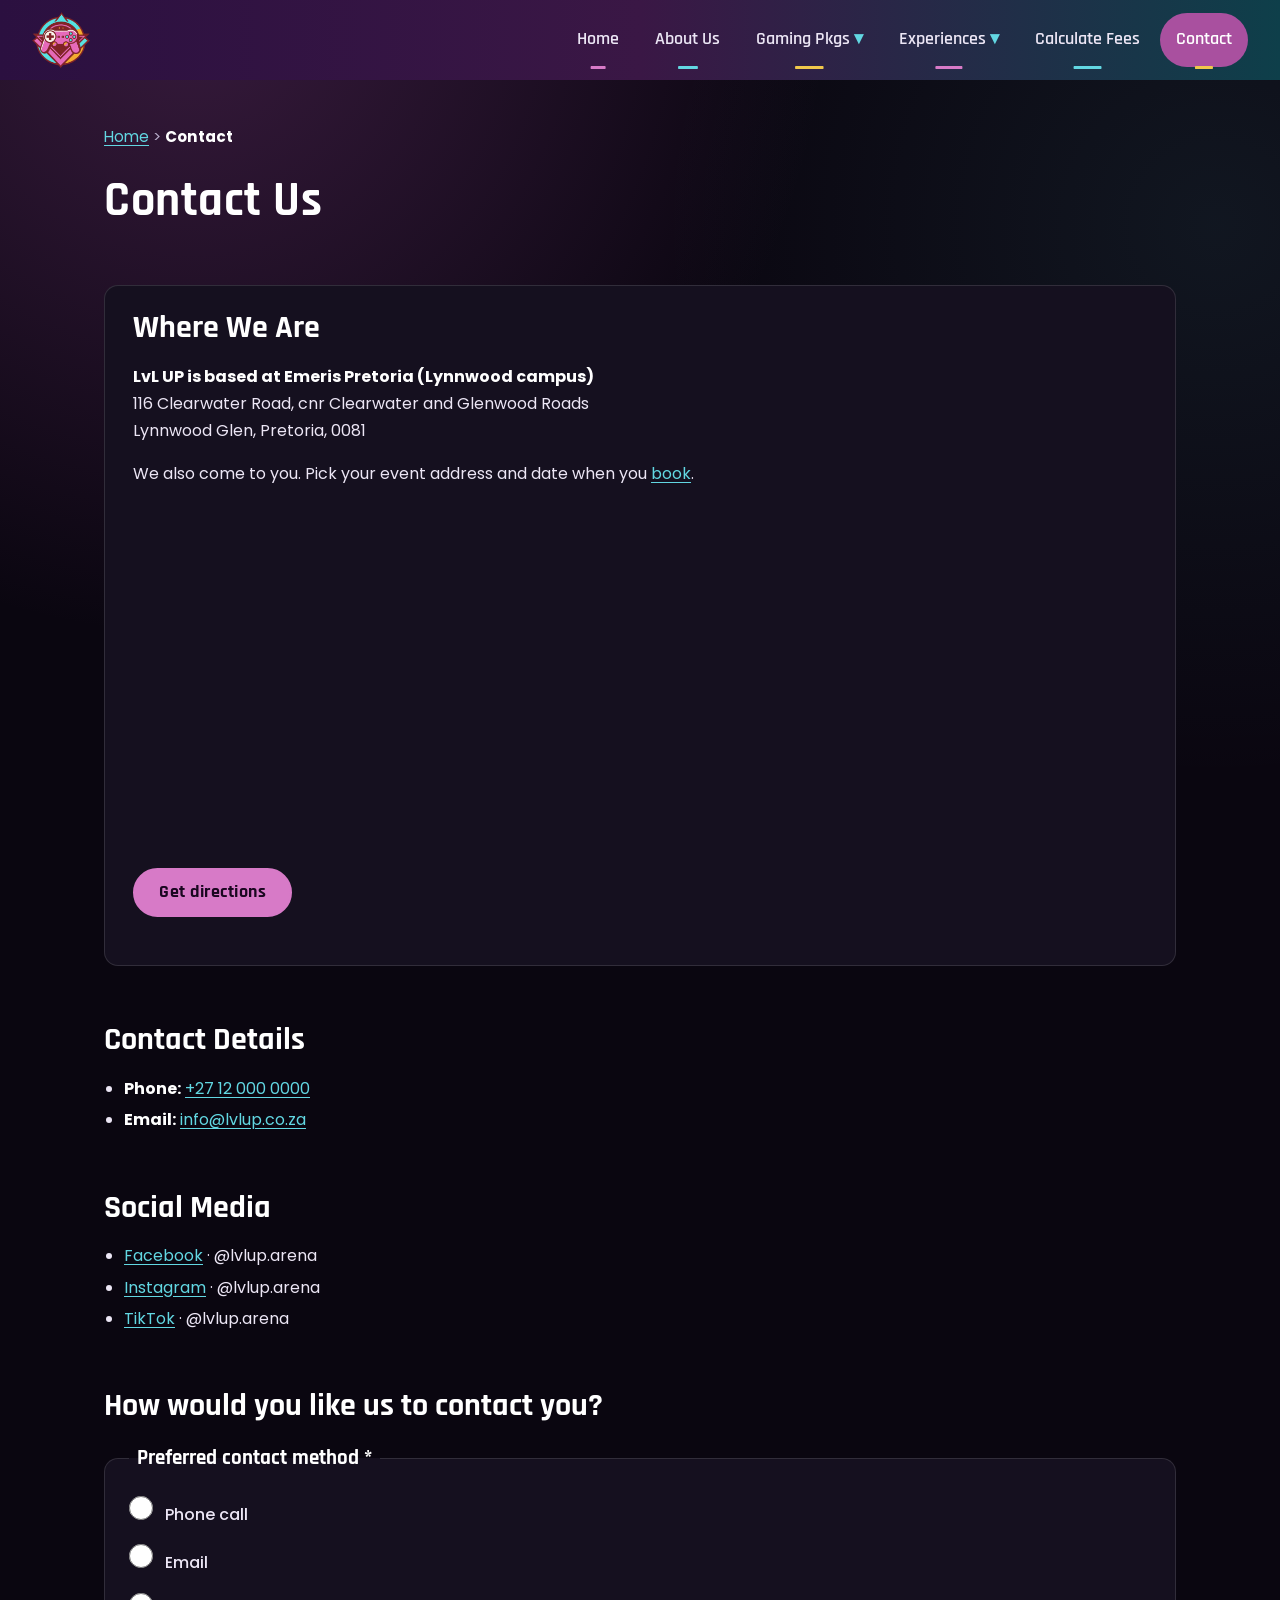
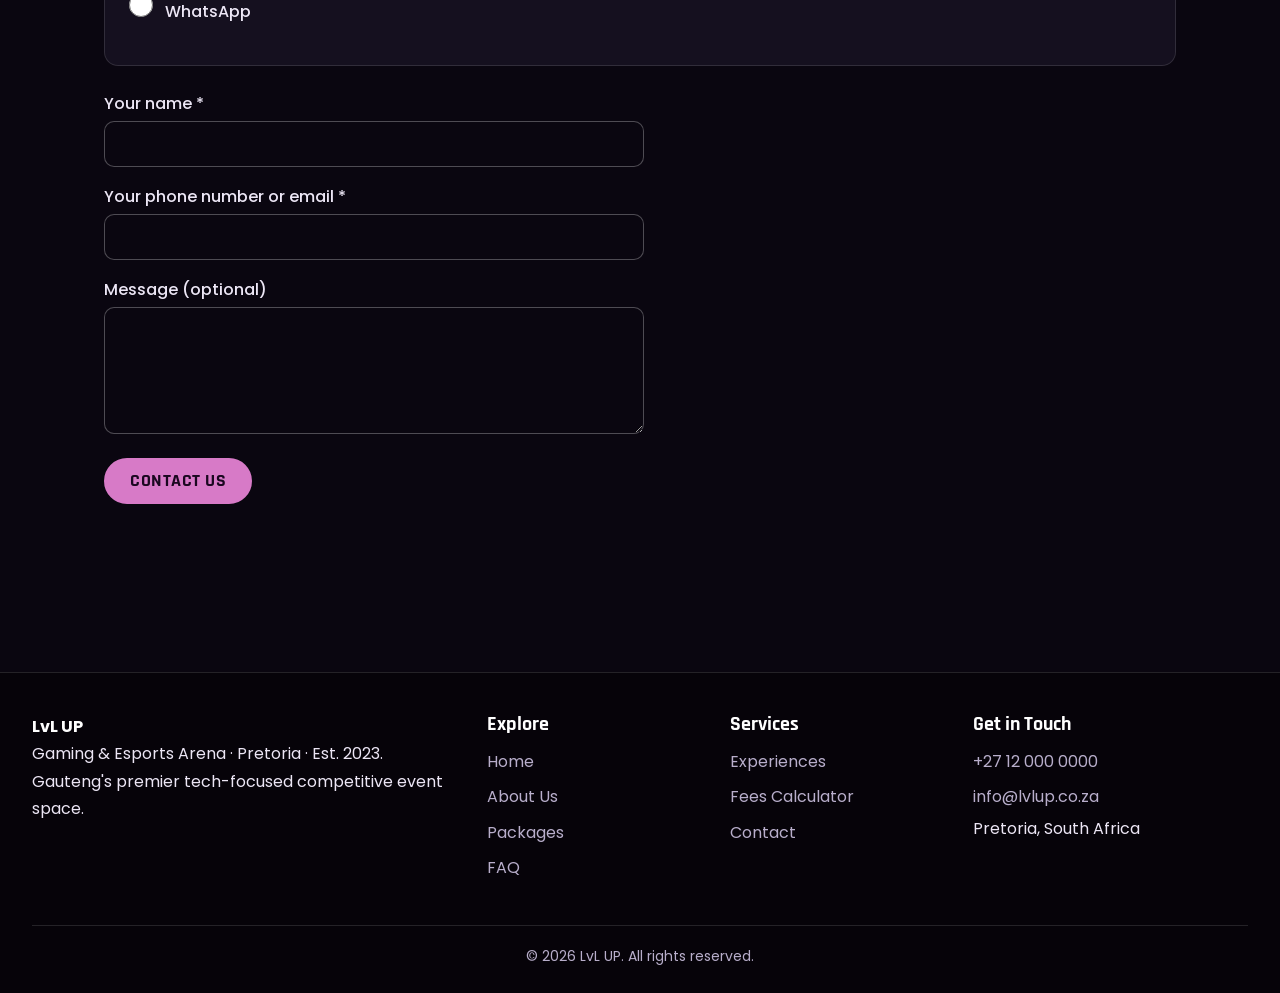
<file: contact.html>
<!DOCTYPE html>
<!-- contact.html: Contact page: phone, email, social media and a form to choose how to be contacted.
     Styled by css/styles.css and made interactive by javascript/main.js, both linked in the head (IIE, 2026).
     Built with standard HTML elements (Mozilla, n.d.a); the drop-down menus use the HTML details element (Mozilla, n.d.b). -->
<html lang="en">
<head>
    <!-- meta charset lets the page show characters such as the rand amounts and dashes correctly -->
    <meta charset="UTF-8">
    <!-- meta viewport makes the page fit the width of a phone screen (W3Schools, 2023; contributed by ST10538810) -->
    <meta name="viewport" content="width=device-width, initial-scale=1.0">
    <meta name="description" content="Contact page: phone, email, social media and a form to choose how to be contacted.">
    <title>Contact Us | LvL UP</title>
    <!-- the small icon shown on the browser tab -->
    <link rel="icon" type="image/png" href="images/logo-emblem.png">
    <!-- Fonts: Orbitron, Rajdhani and Poppins from Google Fonts (Google Fonts, n.d.a; Google Fonts, n.d.b; Google Fonts, n.d.c),
         loaded with a <link> in the head as the module manual describes (IIE, 2026) -->
    <link href="https://fonts.googleapis.com/css2?family=Orbitron:wght@500;700;900&amp;family=Poppins:wght@400;500;600&amp;family=Rajdhani:wght@500;600;700&amp;display=swap" rel="stylesheet">
    <!-- External style sheet and JavaScript file (IIE, 2026). defer = the script runs after the page has loaded. -->
    <link rel="stylesheet" href="css/styles.css">
    <script src="javascript/main.js" defer></script>
</head>
<body>

    <!-- HEADER: the logo and the navigation bar (the same on every page) -->
    <header>
        <a href="index.html">
            <!-- width and height are HTML attributes (not CSS); they stop the page jumping while the image loads -->
            <img src="images/logo-emblem.png" alt="LvL UP Gaming and Esports Arena logo" width="58" height="56">
        </a>

        <!-- MENU BUTTON: only shown on phones and tablets. toggleMenu() in javascript/main.js opens and closes the menu. -->
        <button type="button" class="nav-toggle" id="menuButton" aria-expanded="false" aria-controls="menu" onclick="toggleMenu()">Menu</button>

        <!-- NAVIGATION BAR: links to every page. Gaming Pkgs and Experiences are drop-downs.
             The same menu is on every page and the page you are on is highlighted, so visitors always know where they are
             (Krug, 2014; Nielsen, 2024: heuristic "Consistency and standards"; contributed by ST10538810). -->
        <nav aria-label="Main menu" id="menu">
            <ul>
            <li><a href="index.html">Home</a></li>
            <li><a href="about.html">About Us</a></li>
            <li>
                <!-- <details> is a built-in HTML drop-down: click the <summary> to open or close the list (Mozilla, n.d.b) -->
                <details>
                    <summary>Gaming Pkgs</summary>
                    <ul>
                        <li><a href="gaming-packages.html">All gaming pkgs</a></li>
                        <li><a href="ultimate-gamer-pass.html">Ultimate Gamer Pass</a></li>
                        <li><a href="vip-gaming-experience.html">VIP Gaming Experience</a></li>
                        <li><a href="esports-training-package.html">Esports Training Package</a></li>
                        <li><a href="birthday-party-package.html">Birthday Party Package</a></li>
                    </ul>
                </details>
            </li>
            <li>
                <!-- <details> is a built-in HTML drop-down: click the <summary> to open or close the list (Mozilla, n.d.b) -->
                <details>
                    <summary>Experiences</summary>
                    <ul>
                        <li><a href="individual-experiences.html">All experiences</a></li>
                        <li><a href="virtual-reality-experience.html">Virtual Reality Experience</a></li>
                        <li><a href="racing-simulator-challenge.html">Racing Simulator Challenge</a></li>
                        <li><a href="escape-room-challenge.html">Escape Room Challenge</a></li>
                    </ul>
                </details>
            </li>
            <li><a href="calculate-fees.html">Calculate Fees</a></li>
            <li><strong><a href="contact.html" aria-current="page">Contact</a></strong></li>
            </ul>
        </nav>
    </header>

    <hr>

    <!-- MAIN CONTENT of this page -->
    <main>
        <!-- BREADCRUMB: shows where you are on the site (Krug, 2014; contributed by ST10538810) -->
        <p><a href="index.html">Home</a> &gt; <strong>Contact</strong></p>

        <h1>Contact Us</h1>

        <!-- WHERE WE ARE: the business address and a map. The address is the Emeris Pretoria Lynnwood campus (Emeris, n.d.).
             The map is an iframe, as taught in the module manual (IIE, 2026), and shows Google Maps (Google Maps, n.d.). -->
        <section class="panel">
            <h2>Where We Are</h2>
            <p><strong>LvL UP is based at Emeris Pretoria (Lynnwood campus)</strong><br>
            116 Clearwater Road, cnr Clearwater and Glenwood Roads<br>
            Lynnwood Glen, Pretoria, 0081</p>
            <p>We also come to you. Pick your event address and date when you <a href="calculate-fees.html">book</a>.</p>
            <iframe title="Map showing the Emeris Pretoria Lynnwood campus" src="https://www.google.com/maps?q=116+Clearwater+Road,+Lynnwood+Glen,+Pretoria&amp;output=embed" width="600" height="340" loading="lazy"></iframe>
            <p class="cta"><a class="btn btn-gold" href="https://www.google.com/maps/dir/?api=1&amp;destination=116+Clearwater+Road,+Lynnwood+Glen,+Pretoria" target="_blank" rel="noopener">Get directions</a></p>
        </section>

        <section>
            <h2>Contact Details</h2>
            <ul>
                <!-- tel: opens the phone dialler, mailto: opens the email program -->
                <li><strong>Phone:</strong> <a href="tel:+27120000000">+27 12 000 0000</a></li>
                <li><strong>Email:</strong> <a href="mailto:info@lvlup.co.za">info@lvlup.co.za</a></li>
            </ul>
        </section>

        <section>
            <h2>Social Media</h2>
            <!-- target="_blank" opens the site in a new tab; rel="noopener" is the safe way to do that -->
            <ul>
                <li><a href="https://www.facebook.com/" target="_blank" rel="noopener">Facebook</a> &middot; @lvlup.arena</li>
                <li><a href="https://www.instagram.com/" target="_blank" rel="noopener">Instagram</a> &middot; @lvlup.arena</li>
                <li><a href="https://www.tiktok.com/" target="_blank" rel="noopener">TikTok</a> &middot; @lvlup.arena</li>
            </ul>
        </section>

        <!-- CONTACT FORM (validation: W3Schools, n.d.; messages: Nielsen, 2024; contributed by ST10538810) with RADIO BUTTONS: only one radio button with the same name can be chosen -->
        <section>
            <h2>How would you like us to contact you?</h2>
            <form action="request-received.html" method="get" id="contactForm" onsubmit="return validateContactForm()">
                <div id="contactMessageBox" class="form-message" role="alert"></div>
                <fieldset>
                    <legend>Preferred contact method *</legend>
                    <!-- "required" on one radio button makes the whole group required -->
                    <p><input type="radio" id="byPhone" name="contactMethod" value="phone" required>
                       <label for="byPhone">Phone call</label></p>
                    <p><input type="radio" id="byEmail" name="contactMethod" value="email">
                       <label for="byEmail">Email</label></p>
                    <p><input type="radio" id="byWhatsApp" name="contactMethod" value="whatsapp">
                       <label for="byWhatsApp">WhatsApp</label></p>
                </fieldset>

                <p>
                    <label for="contactName">Your name *</label><br>
                    <input type="text" id="contactName" name="contactName" required pattern="[A-Za-z ]+"
                           title="Letters and spaces only">
                </p>

                <p>
                    <label for="contactDetail">Your phone number or email *</label><br>
                    <input type="text" id="contactDetail" name="contactDetail" required minlength="5">
                </p>

                <p>
                    <label for="message">Message (optional)</label><br>
                    <textarea id="message" name="message" rows="4" cols="40"></textarea>
                </p>

                <p><button type="submit">CONTACT US</button></p>
            </form>
        </section>

    </main>

    <hr>

    <!-- FOOTER: the same on every page -->
    <footer>
        <p><strong>LvL UP</strong><br>
        Gaming &amp; Esports Arena &middot; Pretoria &middot; Est. 2023.<br>
        Gauteng's premier tech-focused competitive event space.</p>

        <h2>Explore</h2>
        <ul>
            <li><a href="index.html">Home</a></li>
            <li><a href="about.html">About Us</a></li>
            <li><a href="gaming-packages.html">Packages</a></li>
            <li><a href="index.html#faq">FAQ</a></li>
        </ul>

        <h2>Services</h2>
        <ul>
            <li><a href="individual-experiences.html">Experiences</a></li>
            <li><a href="calculate-fees.html">Fees Calculator</a></li>
            <li><a href="contact.html">Contact</a></li>
        </ul>

        <h2>Get in Touch</h2>
        <ul>
            <!-- tel: and mailto: links open the phone dialler or the email program -->
            <li><a href="tel:+27120000000">+27 12 000 0000</a></li>
            <li><a href="mailto:info@lvlup.co.za">info@lvlup.co.za</a></li>
            <li>Pretoria, South Africa</li>
        </ul>

        <p><small>&copy; <span id="year">2026</span> LvL UP. All rights reserved.</small></p>
    </footer>

</body>
</html>

<!-- References
     Emeris (n.d.) Pretoria Lynnwood Campus. Available at: https://www.emeris.ac.za/campuses/pretoria-lynnwood (Accessed: 6 November 2026).
     Google Fonts (n.d.a) Orbitron. Available at: https://fonts.google.com/specimen/Orbitron (Accessed: 6 November 2026).
     Google Fonts (n.d.b) Rajdhani. Available at: https://fonts.google.com/specimen/Rajdhani (Accessed: 6 November 2026).
     Google Fonts (n.d.c) Poppins. Available at: https://fonts.google.com/specimen/Poppins (Accessed: 6 November 2026).
     Google Maps (n.d.) Google Maps. Available at: https://www.google.com/maps (Accessed: 6 November 2026).
     IIE (2026) XHAW5112 Module Manual, Scenario 3: Gaming &amp; Esports Arena (package and experience details, discounts, VAT).
     The Independent Institute of Education (IIE) (2026) Web Development (Introduction) WEDE5020 Module Manual. Pretoria: IIE.
     Krug, S. (2014) Don't make me think, revisited: a common sense approach to web usability. 3rd edn. Berkeley: New Riders. Source contributed by ST10538810.
     Mozilla (n.d.a) HTML elements reference - MDN Web Docs. Available at: https://developer.mozilla.org/en-US/docs/Web/HTML/Element (Accessed: 29 September 2026).
     Mozilla (n.d.b) The Details disclosure element - MDN Web Docs. Available at: https://developer.mozilla.org/en-US/docs/Web/HTML/Element/details (Accessed: 29 September 2026).
     Mozilla (n.d.c) Client-side form validation - MDN Web Docs. Available at: https://developer.mozilla.org/en-US/docs/Learn/Forms/Form_validation (Accessed: 29 September 2026).
     Nielsen, J. (2024) 10 usability heuristics for user interface design. Nielsen Norman Group. Available at: https://www.nngroup.com/articles/ten-usability-heuristics/ (Accessed: 4 November 2026). Source contributed by ST10538810.
     W3Schools (2023) HTML responsive web design. Available at: https://www.w3schools.com/html/html_responsive.asp (Accessed: 4 November 2026). Source contributed by ST10538810.
     W3Schools (n.d.) JavaScript form validation. Available at: https://www.w3schools.com/js/js_validation.asp (Accessed: 4 November 2026). Source contributed by ST10538810.
-->
</file>
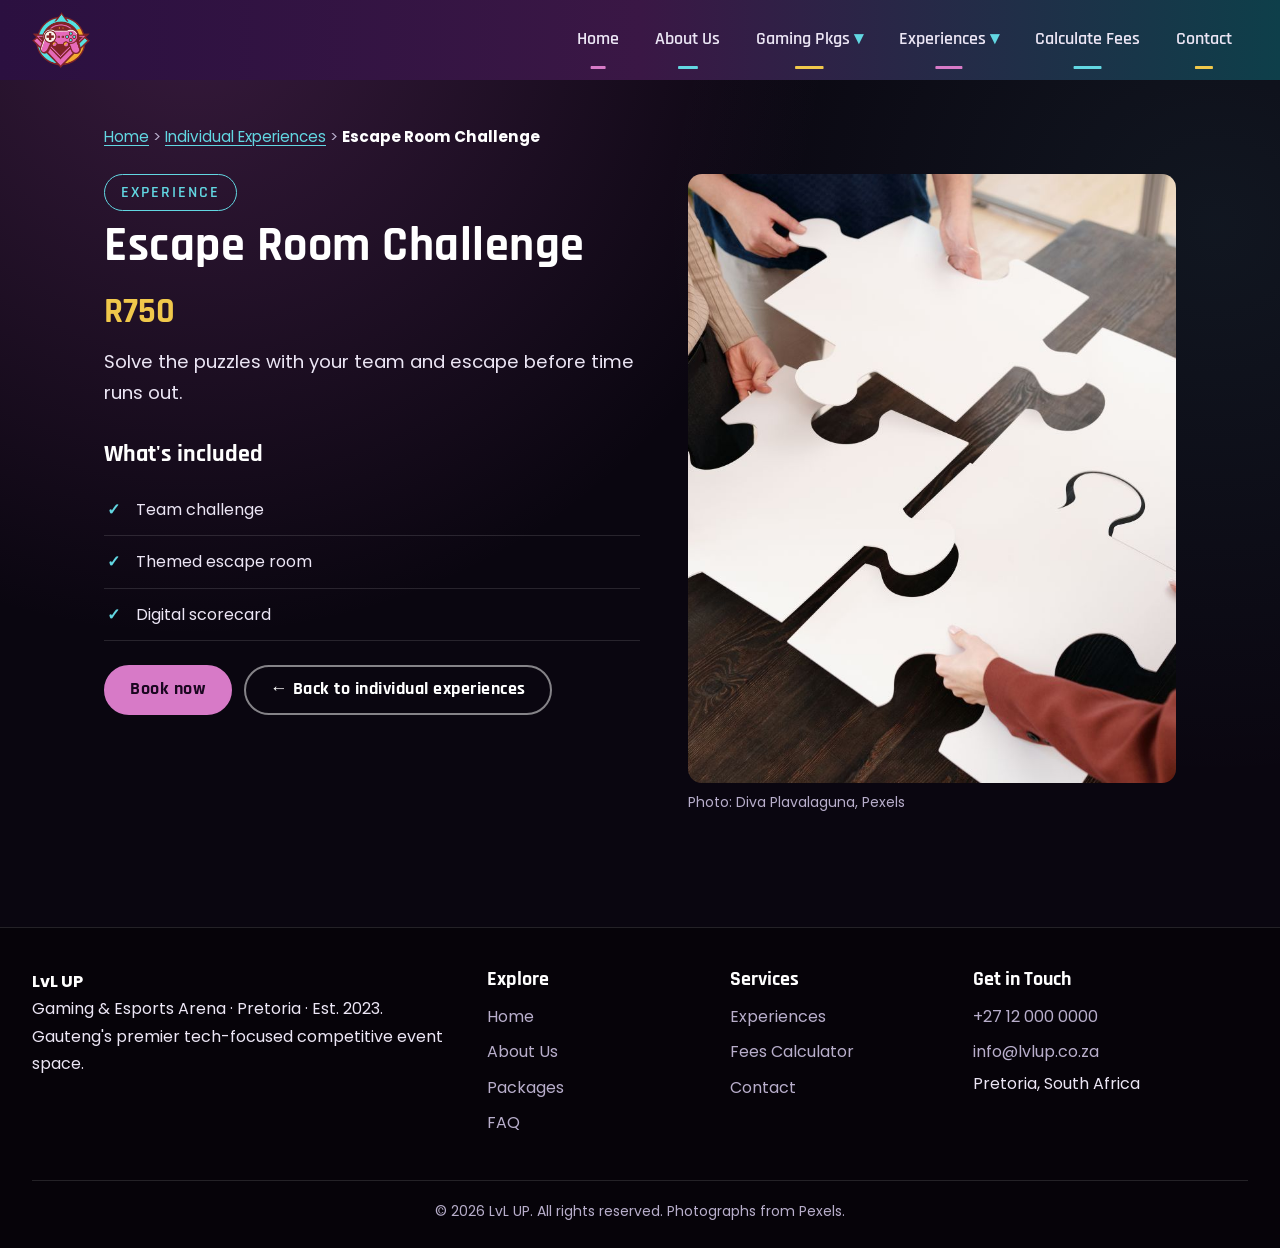
<file: escape-room-challenge.html>
<!DOCTYPE html>
<!-- escape-room-challenge.html: Escape Room Challenge page: the fee, purpose and what is included.
     Styled by css/styles.css and made interactive by javascript/main.js, both linked in the head (IIE, 2026).
     Built with standard HTML elements (Mozilla, n.d.a); the drop-down menus use the HTML details element (Mozilla, n.d.b). -->
<html lang="en">
<head>
    <!-- meta charset lets the page show characters such as the rand amounts and dashes correctly -->
    <meta charset="UTF-8">
    <!-- meta viewport makes the page fit the width of a phone screen (W3Schools, 2023; contributed by ST10538810) -->
    <meta name="viewport" content="width=device-width, initial-scale=1.0">
    <meta name="description" content="Escape Room Challenge page: the fee, purpose and what is included.">
    <title>Escape Room Challenge | LvL UP</title>
    <!-- the small icon shown on the browser tab -->
    <link rel="icon" type="image/png" href="images/logo-emblem.png">
    <!-- Fonts: Orbitron, Rajdhani and Poppins from Google Fonts (Google Fonts, n.d.a; Google Fonts, n.d.b; Google Fonts, n.d.c),
         loaded with a <link> in the head as the module manual describes (IIE, 2026) -->
    <link href="https://fonts.googleapis.com/css2?family=Orbitron:wght@500;700;900&amp;family=Poppins:wght@400;500;600&amp;family=Rajdhani:wght@500;600;700&amp;display=swap" rel="stylesheet">
    <!-- External style sheet and JavaScript file (IIE, 2026). defer = the script runs after the page has loaded. -->
    <link rel="stylesheet" href="css/styles.css">
    <script src="javascript/main.js" defer></script>
</head>
<body>

    <!-- HEADER: the logo and the navigation bar (the same on every page) -->
    <header>
        <a href="index.html">
            <!-- width and height are HTML attributes (not CSS); they stop the page jumping while the image loads -->
            <img src="images/logo-emblem.png" alt="LvL UP Gaming and Esports Arena logo" width="58" height="56">
        </a>

        <!-- MENU BUTTON: only shown on phones and tablets. toggleMenu() in javascript/main.js opens and closes the menu. -->
        <button type="button" class="nav-toggle" id="menuButton" aria-expanded="false" aria-controls="menu" onclick="toggleMenu()">Menu</button>

        <!-- NAVIGATION BAR: links to every page. Gaming Pkgs and Experiences are drop-downs.
             The same menu is on every page and the page you are on is highlighted, so visitors always know where they are
             (Krug, 2014; Nielsen, 2024: heuristic "Consistency and standards"; contributed by ST10538810). -->
        <nav aria-label="Main menu" id="menu">
            <ul>
            <li><a href="index.html">Home</a></li>
            <li><a href="about.html">About Us</a></li>
            <li>
                <!-- <details> is a built-in HTML drop-down: click the <summary> to open or close the list (Mozilla, n.d.b) -->
                <details>
                    <summary>Gaming Pkgs</summary>
                    <ul>
                        <li><a href="gaming-packages.html">All gaming pkgs</a></li>
                        <li><a href="ultimate-gamer-pass.html">Ultimate Gamer Pass</a></li>
                        <li><a href="vip-gaming-experience.html">VIP Gaming Experience</a></li>
                        <li><a href="esports-training-package.html">Esports Training Package</a></li>
                        <li><a href="birthday-party-package.html">Birthday Party Package</a></li>
                    </ul>
                </details>
            </li>
            <li>
                <!-- <details> is a built-in HTML drop-down: click the <summary> to open or close the list (Mozilla, n.d.b) -->
                <details>
                    <summary>Experiences</summary>
                    <ul>
                        <li><a href="individual-experiences.html">All experiences</a></li>
                        <li><a href="virtual-reality-experience.html">Virtual Reality Experience</a></li>
                        <li><a href="racing-simulator-challenge.html">Racing Simulator Challenge</a></li>
                        <li><a href="escape-room-challenge.html">Escape Room Challenge</a></li>
                    </ul>
                </details>
            </li>
            <li><a href="calculate-fees.html">Calculate Fees</a></li>
            <li><a href="contact.html">Contact</a></li>
            </ul>
        </nav>
    </header>

    <hr>

    <!-- MAIN CONTENT of this page -->
    <main>
        <!-- BREADCRUMB: shows where you are on the site (Krug, 2014; contributed by ST10538810) -->
        <p><a href="index.html">Home</a> &gt; <a href="individual-experiences.html">Individual Experiences</a> &gt; <strong>Escape Room Challenge</strong></p>

        <div class="detail">
            <div class="detail-text">
                <p class="badge">Experience</p>
                <h1>Escape Room Challenge</h1>
                <p class="price">R750</p>
                <p class="lead">Solve the puzzles with your team and escape before time runs out.</p>

                <!-- WHAT'S INCLUDED: an unordered (bulleted) list -->
                <h2>What's included</h2>
                <ul class="checklist">
                    <li>Team challenge</li>
                    <li>Themed escape room</li>
                    <li>Digital scorecard</li>
                </ul>

                <p class="cta">
                    <a class="btn" href="calculate-fees.html?item=escape-room-challenge">Book now</a>
                    <a class="btn btn-ghost" href="individual-experiences.html">&larr; Back to individual experiences</a>
                </p>
            </div>

            <!-- Photograph: (Plavalaguna, 2020) -->
            <figure class="detail-media">
                <img class="photo" src="images/photos/team-puzzle-pieces.jpg" alt="Hands fitting together large white puzzle pieces on a table">
                <figcaption>Photo: Diva Plavalaguna, Pexels</figcaption>
            </figure>
        </div>

    </main>

    <hr>

    <!-- FOOTER: the same on every page -->
    <footer>
        <p><strong>LvL UP</strong><br>
        Gaming &amp; Esports Arena &middot; Pretoria &middot; Est. 2023.<br>
        Gauteng's premier tech-focused competitive event space.</p>

        <h2>Explore</h2>
        <ul>
            <li><a href="index.html">Home</a></li>
            <li><a href="about.html">About Us</a></li>
            <li><a href="gaming-packages.html">Packages</a></li>
            <li><a href="index.html#faq">FAQ</a></li>
        </ul>

        <h2>Services</h2>
        <ul>
            <li><a href="individual-experiences.html">Experiences</a></li>
            <li><a href="calculate-fees.html">Fees Calculator</a></li>
            <li><a href="contact.html">Contact</a></li>
        </ul>

        <h2>Get in Touch</h2>
        <ul>
            <!-- tel: and mailto: links open the phone dialler or the email program -->
            <li><a href="tel:+27120000000">+27 12 000 0000</a></li>
            <li><a href="mailto:info@lvlup.co.za">info@lvlup.co.za</a></li>
            <li>Pretoria, South Africa</li>
        </ul>

        <p><small>&copy; <span id="year">2026</span> LvL UP. All rights reserved. Photographs from Pexels.</small></p>
    </footer>

</body>
</html>

<!-- References
     Google Fonts (n.d.a) Orbitron. Available at: https://fonts.google.com/specimen/Orbitron (Accessed: 6 November 2026).
     Google Fonts (n.d.b) Rajdhani. Available at: https://fonts.google.com/specimen/Rajdhani (Accessed: 6 November 2026).
     Google Fonts (n.d.c) Poppins. Available at: https://fonts.google.com/specimen/Poppins (Accessed: 6 November 2026).
     IIE (2026) XHAW5112 Module Manual, Scenario 3: Gaming &amp; Esports Arena (package and experience details, discounts, VAT).
     The Independent Institute of Education (IIE) (2026) Web Development (Introduction) WEDE5020 Module Manual. Pretoria: IIE.
     Krug, S. (2014) Don't make me think, revisited: a common sense approach to web usability. 3rd edn. Berkeley: New Riders. Source contributed by ST10538810.
     Mozilla (n.d.a) HTML elements reference - MDN Web Docs. Available at: https://developer.mozilla.org/en-US/docs/Web/HTML/Element (Accessed: 29 September 2026).
     Mozilla (n.d.b) The Details disclosure element - MDN Web Docs. Available at: https://developer.mozilla.org/en-US/docs/Web/HTML/Element/details (Accessed: 29 September 2026).
     Mozilla (n.d.c) Client-side form validation - MDN Web Docs. Available at: https://developer.mozilla.org/en-US/docs/Learn/Forms/Form_validation (Accessed: 29 September 2026).
     Nielsen, J. (2024) 10 usability heuristics for user interface design. Nielsen Norman Group. Available at: https://www.nngroup.com/articles/ten-usability-heuristics/ (Accessed: 4 November 2026). Source contributed by ST10538810.
     Plavalaguna, D. (2020) People Holding Puzzle Pieces [Photograph]. Pexels. Available at: https://www.pexels.com/photo/people-holding-puzzle-pieces-6147365/ (Accessed: 6 November 2026).
     W3Schools (2023) HTML responsive web design. Available at: https://www.w3schools.com/html/html_responsive.asp (Accessed: 4 November 2026). Source contributed by ST10538810.
-->
</file>
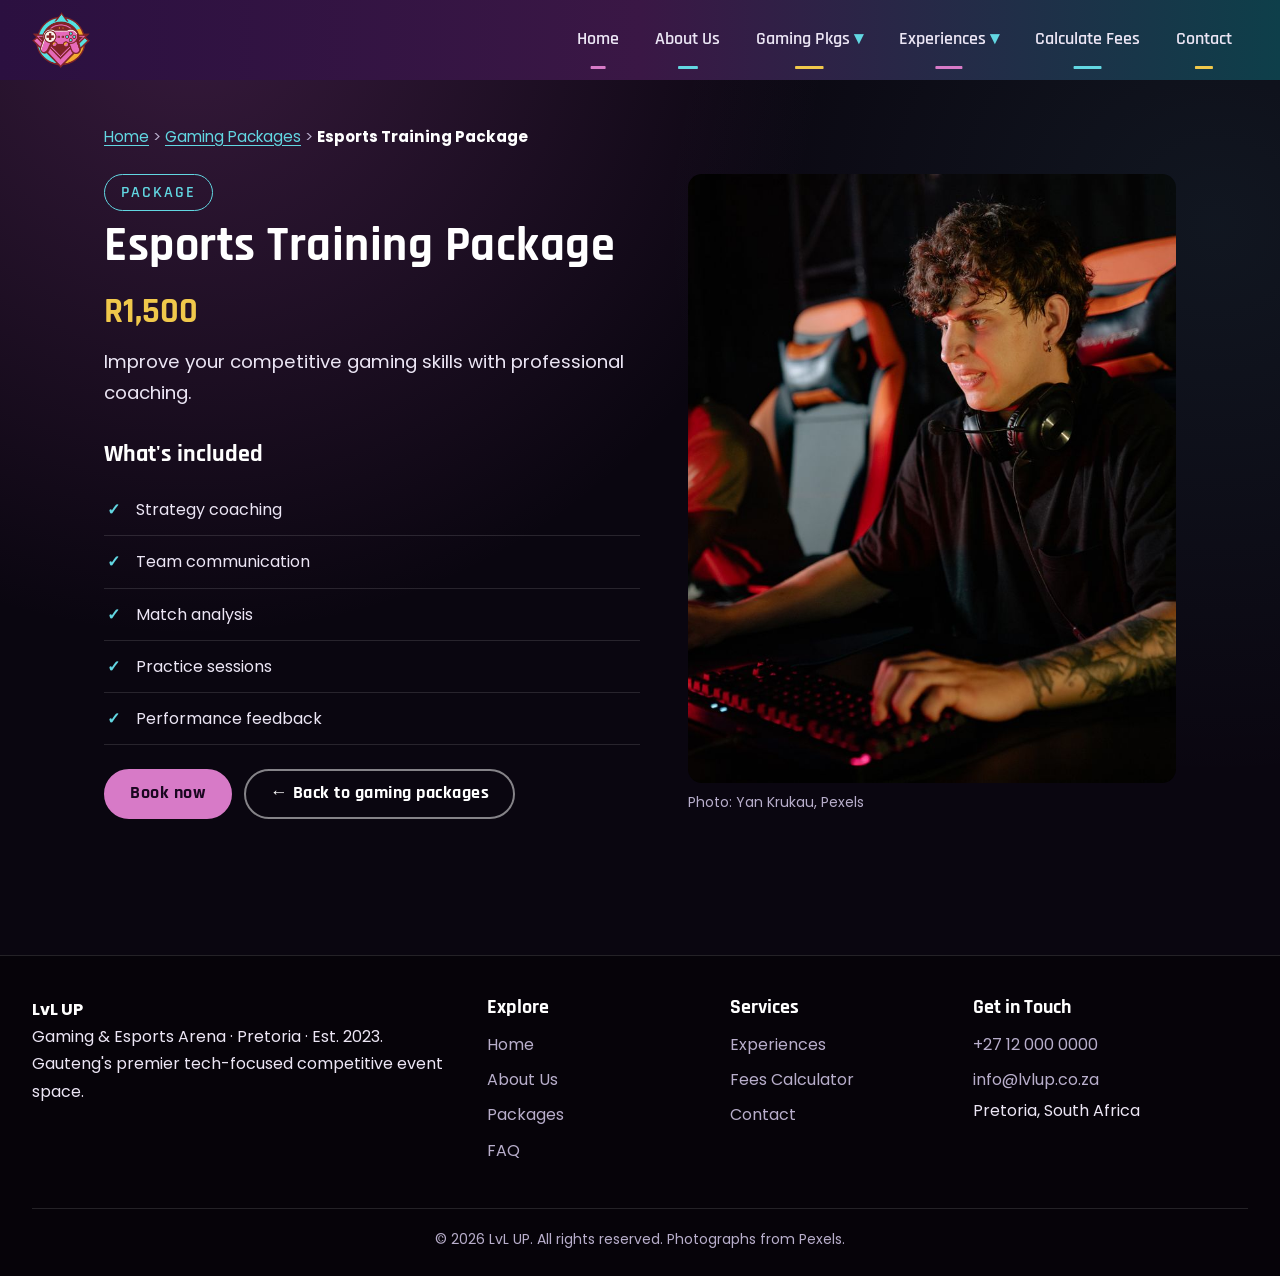
<file: esports-training-package.html>
<!DOCTYPE html>
<!-- esports-training-package.html: Esports Training Package page: the fee, purpose and what is included.
     Styled by css/styles.css and made interactive by javascript/main.js, both linked in the head (IIE, 2026).
     Built with standard HTML elements (Mozilla, n.d.a); the drop-down menus use the HTML details element (Mozilla, n.d.b). -->
<html lang="en">
<head>
    <!-- meta charset lets the page show characters such as the rand amounts and dashes correctly -->
    <meta charset="UTF-8">
    <!-- meta viewport makes the page fit the width of a phone screen (W3Schools, 2023; contributed by ST10538810) -->
    <meta name="viewport" content="width=device-width, initial-scale=1.0">
    <meta name="description" content="Esports Training Package page: the fee, purpose and what is included.">
    <title>Esports Training Package | LvL UP</title>
    <!-- the small icon shown on the browser tab -->
    <link rel="icon" type="image/png" href="images/logo-emblem.png">
    <!-- Fonts: Orbitron, Rajdhani and Poppins from Google Fonts (Google Fonts, n.d.a; Google Fonts, n.d.b; Google Fonts, n.d.c),
         loaded with a <link> in the head as the module manual describes (IIE, 2026) -->
    <link href="https://fonts.googleapis.com/css2?family=Orbitron:wght@500;700;900&amp;family=Poppins:wght@400;500;600&amp;family=Rajdhani:wght@500;600;700&amp;display=swap" rel="stylesheet">
    <!-- External style sheet and JavaScript file (IIE, 2026). defer = the script runs after the page has loaded. -->
    <link rel="stylesheet" href="css/styles.css">
    <script src="javascript/main.js" defer></script>
</head>
<body>

    <!-- HEADER: the logo and the navigation bar (the same on every page) -->
    <header>
        <a href="index.html">
            <!-- width and height are HTML attributes (not CSS); they stop the page jumping while the image loads -->
            <img src="images/logo-emblem.png" alt="LvL UP Gaming and Esports Arena logo" width="58" height="56">
        </a>

        <!-- MENU BUTTON: only shown on phones and tablets. toggleMenu() in javascript/main.js opens and closes the menu. -->
        <button type="button" class="nav-toggle" id="menuButton" aria-expanded="false" aria-controls="menu" onclick="toggleMenu()">Menu</button>

        <!-- NAVIGATION BAR: links to every page. Gaming Pkgs and Experiences are drop-downs.
             The same menu is on every page and the page you are on is highlighted, so visitors always know where they are
             (Krug, 2014; Nielsen, 2024: heuristic "Consistency and standards"; contributed by ST10538810). -->
        <nav aria-label="Main menu" id="menu">
            <ul>
            <li><a href="index.html">Home</a></li>
            <li><a href="about.html">About Us</a></li>
            <li>
                <!-- <details> is a built-in HTML drop-down: click the <summary> to open or close the list (Mozilla, n.d.b) -->
                <details>
                    <summary>Gaming Pkgs</summary>
                    <ul>
                        <li><a href="gaming-packages.html">All gaming pkgs</a></li>
                        <li><a href="ultimate-gamer-pass.html">Ultimate Gamer Pass</a></li>
                        <li><a href="vip-gaming-experience.html">VIP Gaming Experience</a></li>
                        <li><a href="esports-training-package.html">Esports Training Package</a></li>
                        <li><a href="birthday-party-package.html">Birthday Party Package</a></li>
                    </ul>
                </details>
            </li>
            <li>
                <!-- <details> is a built-in HTML drop-down: click the <summary> to open or close the list (Mozilla, n.d.b) -->
                <details>
                    <summary>Experiences</summary>
                    <ul>
                        <li><a href="individual-experiences.html">All experiences</a></li>
                        <li><a href="virtual-reality-experience.html">Virtual Reality Experience</a></li>
                        <li><a href="racing-simulator-challenge.html">Racing Simulator Challenge</a></li>
                        <li><a href="escape-room-challenge.html">Escape Room Challenge</a></li>
                    </ul>
                </details>
            </li>
            <li><a href="calculate-fees.html">Calculate Fees</a></li>
            <li><a href="contact.html">Contact</a></li>
            </ul>
        </nav>
    </header>

    <hr>

    <!-- MAIN CONTENT of this page -->
    <main>
        <!-- BREADCRUMB: shows where you are on the site (Krug, 2014; contributed by ST10538810) -->
        <p><a href="index.html">Home</a> &gt; <a href="gaming-packages.html">Gaming Packages</a> &gt; <strong>Esports Training Package</strong></p>

        <div class="detail">
            <div class="detail-text">
                <p class="badge">Package</p>
                <h1>Esports Training Package</h1>
                <p class="price">R1,500</p>
                <p class="lead">Improve your competitive gaming skills with professional coaching.</p>

                <!-- WHAT'S INCLUDED: an unordered (bulleted) list -->
                <h2>What's included</h2>
                <ul class="checklist">
                    <li>Strategy coaching</li>
                    <li>Team communication</li>
                    <li>Match analysis</li>
                    <li>Practice sessions</li>
                    <li>Performance feedback</li>
                </ul>

                <p class="cta">
                    <a class="btn" href="calculate-fees.html?item=esports-training-package">Book now</a>
                    <a class="btn btn-ghost" href="gaming-packages.html">&larr; Back to gaming packages</a>
                </p>
            </div>

            <!-- Photograph: (Krukau, 2021) -->
            <figure class="detail-media">
                <img class="photo" src="images/photos/esports-competitive.jpg" alt="Gamers at their computers in a dark arena, one leaning in to concentrate">
                <figcaption>Photo: Yan Krukau, Pexels</figcaption>
            </figure>
        </div>

    </main>

    <hr>

    <!-- FOOTER: the same on every page -->
    <footer>
        <p><strong>LvL UP</strong><br>
        Gaming &amp; Esports Arena &middot; Pretoria &middot; Est. 2023.<br>
        Gauteng's premier tech-focused competitive event space.</p>

        <h2>Explore</h2>
        <ul>
            <li><a href="index.html">Home</a></li>
            <li><a href="about.html">About Us</a></li>
            <li><a href="gaming-packages.html">Packages</a></li>
            <li><a href="index.html#faq">FAQ</a></li>
        </ul>

        <h2>Services</h2>
        <ul>
            <li><a href="individual-experiences.html">Experiences</a></li>
            <li><a href="calculate-fees.html">Fees Calculator</a></li>
            <li><a href="contact.html">Contact</a></li>
        </ul>

        <h2>Get in Touch</h2>
        <ul>
            <!-- tel: and mailto: links open the phone dialler or the email program -->
            <li><a href="tel:+27120000000">+27 12 000 0000</a></li>
            <li><a href="mailto:info@lvlup.co.za">info@lvlup.co.za</a></li>
            <li>Pretoria, South Africa</li>
        </ul>

        <p><small>&copy; <span id="year">2026</span> LvL UP. All rights reserved. Photographs from Pexels.</small></p>
    </footer>

</body>
</html>

<!-- References
     Google Fonts (n.d.a) Orbitron. Available at: https://fonts.google.com/specimen/Orbitron (Accessed: 6 November 2026).
     Google Fonts (n.d.b) Rajdhani. Available at: https://fonts.google.com/specimen/Rajdhani (Accessed: 6 November 2026).
     Google Fonts (n.d.c) Poppins. Available at: https://fonts.google.com/specimen/Poppins (Accessed: 6 November 2026).
     IIE (2026) XHAW5112 Module Manual, Scenario 3: Gaming &amp; Esports Arena (package and experience details, discounts, VAT).
     The Independent Institute of Education (IIE) (2026) Web Development (Introduction) WEDE5020 Module Manual. Pretoria: IIE.
     Krug, S. (2014) Don't make me think, revisited: a common sense approach to web usability. 3rd edn. Berkeley: New Riders. Source contributed by ST10538810.
     Krukau, Y. (2021) Curly Haired Man Playing Computer Game [Photograph]. Pexels. Available at: https://www.pexels.com/photo/curly-haired-man-playing-computer-game-9072207/ (Accessed: 6 November 2026).
     Mozilla (n.d.a) HTML elements reference - MDN Web Docs. Available at: https://developer.mozilla.org/en-US/docs/Web/HTML/Element (Accessed: 29 September 2026).
     Mozilla (n.d.b) The Details disclosure element - MDN Web Docs. Available at: https://developer.mozilla.org/en-US/docs/Web/HTML/Element/details (Accessed: 29 September 2026).
     Mozilla (n.d.c) Client-side form validation - MDN Web Docs. Available at: https://developer.mozilla.org/en-US/docs/Learn/Forms/Form_validation (Accessed: 29 September 2026).
     Nielsen, J. (2024) 10 usability heuristics for user interface design. Nielsen Norman Group. Available at: https://www.nngroup.com/articles/ten-usability-heuristics/ (Accessed: 4 November 2026). Source contributed by ST10538810.
     W3Schools (2023) HTML responsive web design. Available at: https://www.w3schools.com/html/html_responsive.asp (Accessed: 4 November 2026). Source contributed by ST10538810.
-->
</file>
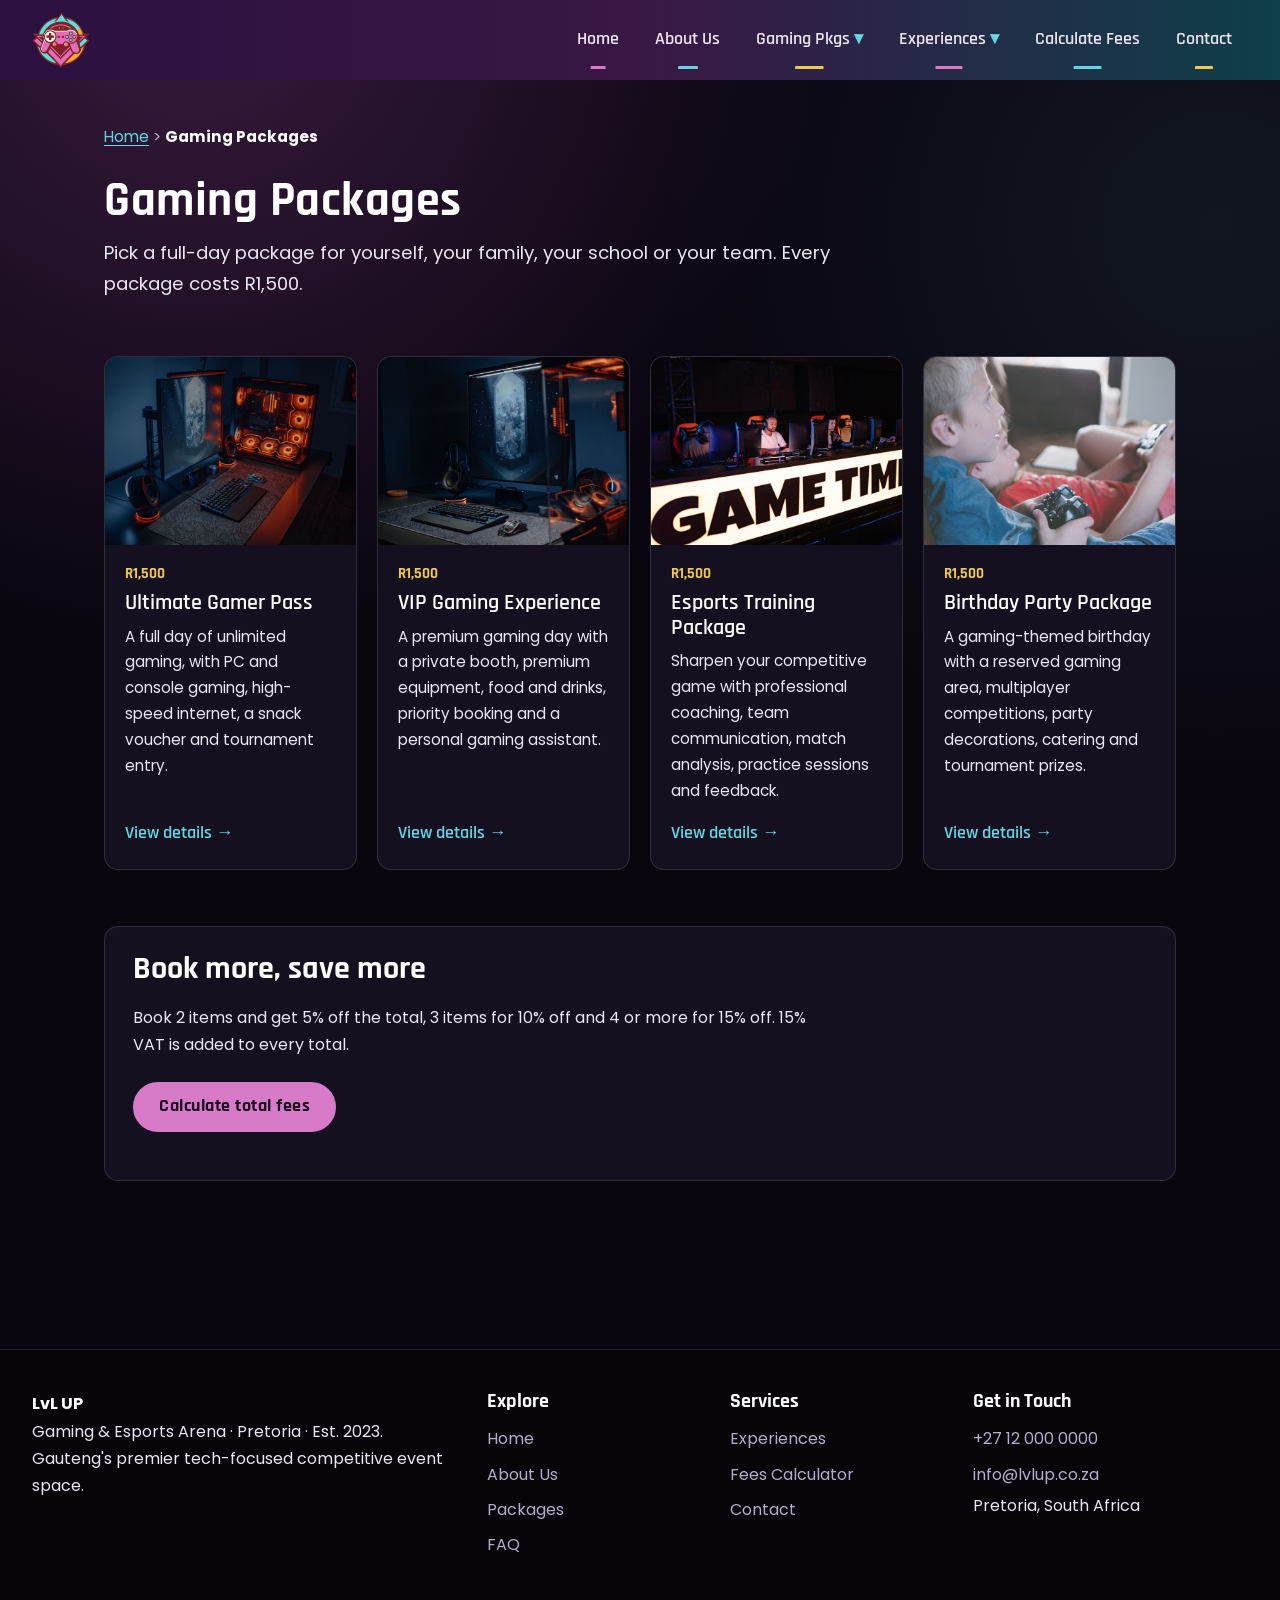
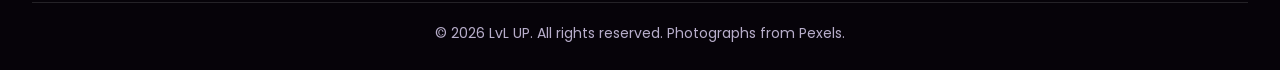
<file: gaming-packages.html>
<!DOCTYPE html>
<!-- gaming-packages.html: Gaming Packages page: a list of all the gaming packages, each linking to its own page.
     Styled by css/styles.css and made interactive by javascript/main.js, both linked in the head (IIE, 2026).
     Built with standard HTML elements (Mozilla, n.d.a); the drop-down menus use the HTML details element (Mozilla, n.d.b). -->
<html lang="en">
<head>
    <!-- meta charset lets the page show characters such as the rand amounts and dashes correctly -->
    <meta charset="UTF-8">
    <!-- meta viewport makes the page fit the width of a phone screen (W3Schools, 2023; contributed by ST10538810) -->
    <meta name="viewport" content="width=device-width, initial-scale=1.0">
    <meta name="description" content="Gaming Packages page: a list of all the gaming packages, each linking to its own page.">
    <title>Gaming Packages | LvL UP</title>
    <!-- the small icon shown on the browser tab -->
    <link rel="icon" type="image/png" href="images/logo-emblem.png">
    <!-- Fonts: Orbitron, Rajdhani and Poppins from Google Fonts (Google Fonts, n.d.a; Google Fonts, n.d.b; Google Fonts, n.d.c),
         loaded with a <link> in the head as the module manual describes (IIE, 2026) -->
    <link href="https://fonts.googleapis.com/css2?family=Orbitron:wght@500;700;900&amp;family=Poppins:wght@400;500;600&amp;family=Rajdhani:wght@500;600;700&amp;display=swap" rel="stylesheet">
    <!-- External style sheet and JavaScript file (IIE, 2026). defer = the script runs after the page has loaded. -->
    <link rel="stylesheet" href="css/styles.css">
    <script src="javascript/main.js" defer></script>
</head>
<body>

    <!-- HEADER: the logo and the navigation bar (the same on every page) -->
    <header>
        <a href="index.html">
            <!-- width and height are HTML attributes (not CSS); they stop the page jumping while the image loads -->
            <img src="images/logo-emblem.png" alt="LvL UP Gaming and Esports Arena logo" width="58" height="56">
        </a>

        <!-- MENU BUTTON: only shown on phones and tablets. toggleMenu() in javascript/main.js opens and closes the menu. -->
        <button type="button" class="nav-toggle" id="menuButton" aria-expanded="false" aria-controls="menu" onclick="toggleMenu()">Menu</button>

        <!-- NAVIGATION BAR: links to every page. Gaming Pkgs and Experiences are drop-downs.
             The same menu is on every page and the page you are on is highlighted, so visitors always know where they are
             (Krug, 2014; Nielsen, 2024: heuristic "Consistency and standards"; contributed by ST10538810). -->
        <nav aria-label="Main menu" id="menu">
            <ul>
            <li><a href="index.html">Home</a></li>
            <li><a href="about.html">About Us</a></li>
            <li>
                <!-- <details> is a built-in HTML drop-down: click the <summary> to open or close the list (Mozilla, n.d.b) -->
                <details>
                    <summary>Gaming Pkgs</summary>
                    <ul>
                        <li><a href="gaming-packages.html">All gaming pkgs</a></li>
                        <li><a href="ultimate-gamer-pass.html">Ultimate Gamer Pass</a></li>
                        <li><a href="vip-gaming-experience.html">VIP Gaming Experience</a></li>
                        <li><a href="esports-training-package.html">Esports Training Package</a></li>
                        <li><a href="birthday-party-package.html">Birthday Party Package</a></li>
                    </ul>
                </details>
            </li>
            <li>
                <!-- <details> is a built-in HTML drop-down: click the <summary> to open or close the list (Mozilla, n.d.b) -->
                <details>
                    <summary>Experiences</summary>
                    <ul>
                        <li><a href="individual-experiences.html">All experiences</a></li>
                        <li><a href="virtual-reality-experience.html">Virtual Reality Experience</a></li>
                        <li><a href="racing-simulator-challenge.html">Racing Simulator Challenge</a></li>
                        <li><a href="escape-room-challenge.html">Escape Room Challenge</a></li>
                    </ul>
                </details>
            </li>
            <li><a href="calculate-fees.html">Calculate Fees</a></li>
            <li><a href="contact.html">Contact</a></li>
            </ul>
        </nav>
    </header>

    <hr>

    <!-- MAIN CONTENT of this page -->
    <main>
        <!-- BREADCRUMB: shows where you are on the site (Krug, 2014; contributed by ST10538810) -->
        <p><a href="index.html">Home</a> &gt; <strong>Gaming Packages</strong></p>

        <h1>Gaming Packages</h1>
        <p class="lead">Pick a full-day package for yourself, your family, your school or your team. Every package costs R1,500.</p>

        <!-- The list: one article per item. The heading of each is a link to its own page. -->
        <section>
            <h2 class="visually-hidden">All gaming packages</h2>
            <div class="card-grid">
                <article>
                    <!-- Photograph: (Demir, 2025a) -->
                    <img class="photo" src="images/photos/rgb-desk-setup.jpg" alt="Gaming PC with glowing orange fans beside a monitor, keyboard and speakers in a dark room">
                    <div class="card-body">
                        <p class="price">R1,500</p>
                        <h3><a href="ultimate-gamer-pass.html">Ultimate Gamer Pass</a></h3>
                        <p>A full day of unlimited gaming, with PC and console gaming, high-speed internet, a snack voucher and tournament entry.</p>
                        <a class="more" href="ultimate-gamer-pass.html">View details &rarr;</a>
                    </div>
                </article>
                <article>
                    <!-- Photograph: (Demir, 2025b) -->
                    <img class="photo" src="images/photos/arena-rgb-setup.jpg" alt="Dark gaming desk with a monitor, mechanical keyboard and a PC glowing orange behind glass">
                    <div class="card-body">
                        <p class="price">R1,500</p>
                        <h3><a href="vip-gaming-experience.html">VIP Gaming Experience</a></h3>
                        <p>A premium gaming day with a private booth, premium equipment, food and drinks, priority booking and a personal gaming assistant.</p>
                        <a class="more" href="vip-gaming-experience.html">View details &rarr;</a>
                    </div>
                </article>
                <article>
                    <!-- Photograph: (Krukau, 2021) -->
                    <img class="photo" src="images/photos/esports-players-computers.jpg" alt="Gamers in headsets playing at a row of computers behind a lit GAME TIME sign">
                    <div class="card-body">
                        <p class="price">R1,500</p>
                        <h3><a href="esports-training-package.html">Esports Training Package</a></h3>
                        <p>Sharpen your competitive game with professional coaching, team communication, match analysis, practice sessions and feedback.</p>
                        <a class="more" href="esports-training-package.html">View details &rarr;</a>
                    </div>
                </article>
                <article>
                    <!-- Photograph: (Lewis, 2018) -->
                    <img class="photo" src="images/photos/kids-playing-video-games.jpg" alt="Two children on a sofa playing a video game with controllers">
                    <div class="card-body">
                        <p class="price">R1,500</p>
                        <h3><a href="birthday-party-package.html">Birthday Party Package</a></h3>
                        <p>A gaming-themed birthday with a reserved gaming area, multiplayer competitions, party decorations, catering and tournament prizes.</p>
                        <a class="more" href="birthday-party-package.html">View details &rarr;</a>
                    </div>
                </article>
            </div>
        </section>

        <!-- Discount reminder with a link to the fees page -->
        <section class="panel">
            <h2>Book more, save more</h2>
            <p>Book 2 items and get 5% off the total, 3 items for 10% off and 4 or more for 15% off. 15% VAT is added to every total.</p>
            <p class="cta"><a class="btn" href="calculate-fees.html">Calculate total fees</a></p>
        </section>

    </main>

    <hr>

    <!-- FOOTER: the same on every page -->
    <footer>
        <p><strong>LvL UP</strong><br>
        Gaming &amp; Esports Arena &middot; Pretoria &middot; Est. 2023.<br>
        Gauteng's premier tech-focused competitive event space.</p>

        <h2>Explore</h2>
        <ul>
            <li><a href="index.html">Home</a></li>
            <li><a href="about.html">About Us</a></li>
            <li><a href="gaming-packages.html">Packages</a></li>
            <li><a href="index.html#faq">FAQ</a></li>
        </ul>

        <h2>Services</h2>
        <ul>
            <li><a href="individual-experiences.html">Experiences</a></li>
            <li><a href="calculate-fees.html">Fees Calculator</a></li>
            <li><a href="contact.html">Contact</a></li>
        </ul>

        <h2>Get in Touch</h2>
        <ul>
            <!-- tel: and mailto: links open the phone dialler or the email program -->
            <li><a href="tel:+27120000000">+27 12 000 0000</a></li>
            <li><a href="mailto:info@lvlup.co.za">info@lvlup.co.za</a></li>
            <li>Pretoria, South Africa</li>
        </ul>

        <p><small>&copy; <span id="year">2026</span> LvL UP. All rights reserved. Photographs from Pexels.</small></p>
    </footer>

</body>
</html>

<!-- References
     Demir, A. (2025a) Modern Gaming Desk Setup with RGB Lighting [Photograph]. Pexels. Available at: https://www.pexels.com/photo/modern-gaming-desk-setup-with-rgb-lighting-30469973/ (Accessed: 6 November 2026).
     Demir, A. (2025b) Modern Gaming Setup with RGB Lights in Dark Room [Photograph]. Pexels. Available at: https://www.pexels.com/photo/modern-gaming-setup-with-rgb-lights-in-dark-room-30469967/ (Accessed: 6 November 2026).
     Google Fonts (n.d.a) Orbitron. Available at: https://fonts.google.com/specimen/Orbitron (Accessed: 6 November 2026).
     Google Fonts (n.d.b) Rajdhani. Available at: https://fonts.google.com/specimen/Rajdhani (Accessed: 6 November 2026).
     Google Fonts (n.d.c) Poppins. Available at: https://fonts.google.com/specimen/Poppins (Accessed: 6 November 2026).
     IIE (2026) XHAW5112 Module Manual, Scenario 3: Gaming &amp; Esports Arena (package and experience details, discounts, VAT).
     The Independent Institute of Education (IIE) (2026) Web Development (Introduction) WEDE5020 Module Manual. Pretoria: IIE.
     Krug, S. (2014) Don't make me think, revisited: a common sense approach to web usability. 3rd edn. Berkeley: New Riders. Source contributed by ST10538810.
     Krukau, Y. (2021) A People Playing Games using Computer [Photograph]. Pexels. Available at: https://www.pexels.com/photo/a-people-playing-games-using-computer-9072293/ (Accessed: 6 November 2026).
     Lewis, J. (2018) Kids Playing Video Games [Photograph]. Pexels. Available at: https://www.pexels.com/photo/kids-playing-video-games-1103563/ (Accessed: 6 November 2026).
     Mozilla (n.d.a) HTML elements reference - MDN Web Docs. Available at: https://developer.mozilla.org/en-US/docs/Web/HTML/Element (Accessed: 29 September 2026).
     Mozilla (n.d.b) The Details disclosure element - MDN Web Docs. Available at: https://developer.mozilla.org/en-US/docs/Web/HTML/Element/details (Accessed: 29 September 2026).
     Mozilla (n.d.c) Client-side form validation - MDN Web Docs. Available at: https://developer.mozilla.org/en-US/docs/Learn/Forms/Form_validation (Accessed: 29 September 2026).
     Nielsen, J. (2024) 10 usability heuristics for user interface design. Nielsen Norman Group. Available at: https://www.nngroup.com/articles/ten-usability-heuristics/ (Accessed: 4 November 2026). Source contributed by ST10538810.
     W3Schools (2023) HTML responsive web design. Available at: https://www.w3schools.com/html/html_responsive.asp (Accessed: 4 November 2026). Source contributed by ST10538810.
-->
</file>
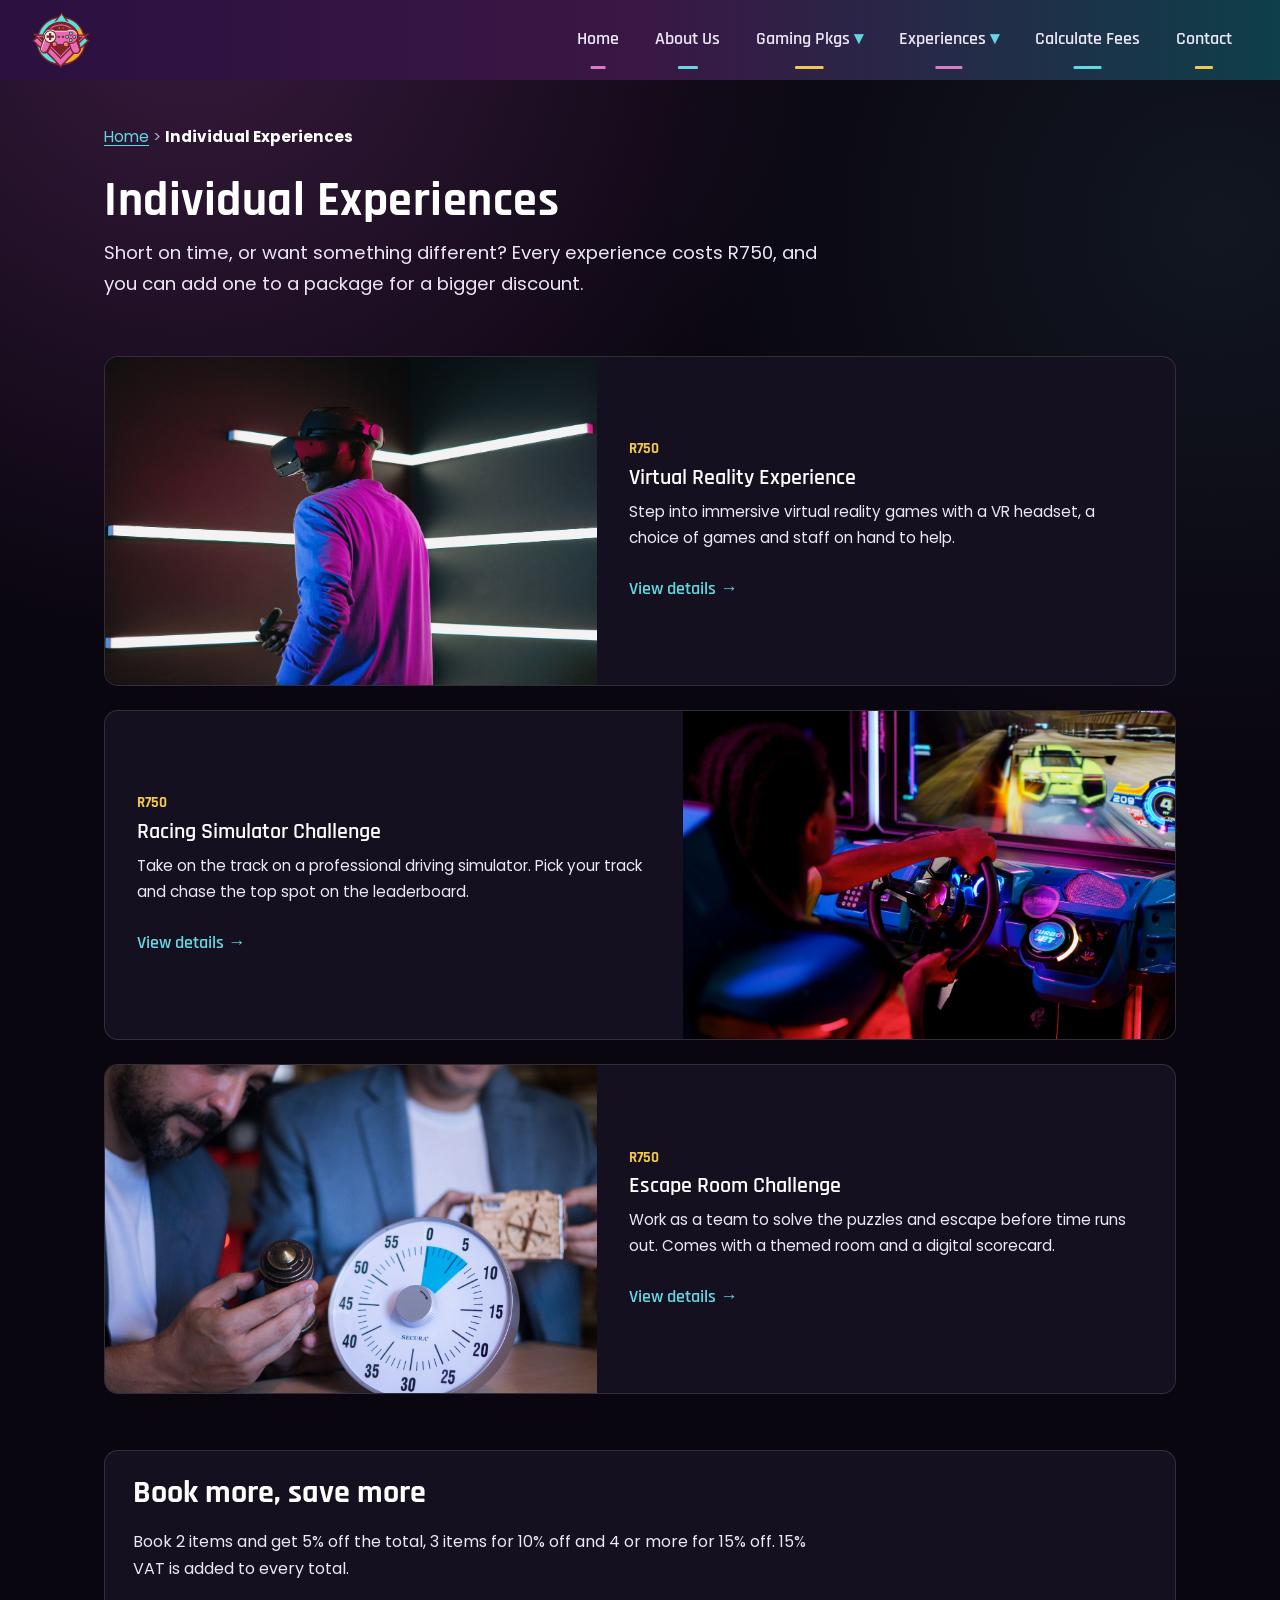
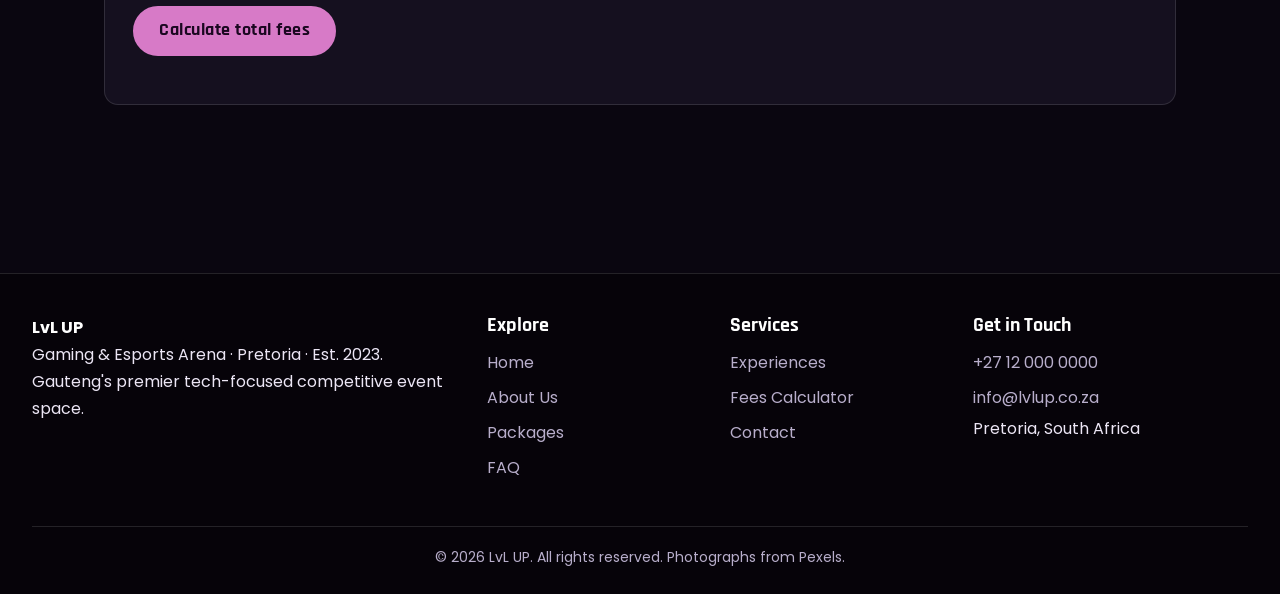
<file: individual-experiences.html>
<!DOCTYPE html>
<!-- individual-experiences.html: Individual Experiences page: a list of all the individual experiences, each linking to its own page.
     Styled by css/styles.css and made interactive by javascript/main.js, both linked in the head (IIE, 2026).
     Built with standard HTML elements (Mozilla, n.d.a); the drop-down menus use the HTML details element (Mozilla, n.d.b). -->
<html lang="en">
<head>
    <!-- meta charset lets the page show characters such as the rand amounts and dashes correctly -->
    <meta charset="UTF-8">
    <!-- meta viewport makes the page fit the width of a phone screen (W3Schools, 2023; contributed by ST10538810) -->
    <meta name="viewport" content="width=device-width, initial-scale=1.0">
    <meta name="description" content="Individual Experiences page: a list of all the individual experiences, each linking to its own page.">
    <title>Individual Experiences | LvL UP</title>
    <!-- the small icon shown on the browser tab -->
    <link rel="icon" type="image/png" href="images/logo-emblem.png">
    <!-- Fonts: Orbitron, Rajdhani and Poppins from Google Fonts (Google Fonts, n.d.a; Google Fonts, n.d.b; Google Fonts, n.d.c),
         loaded with a <link> in the head as the module manual describes (IIE, 2026) -->
    <link href="https://fonts.googleapis.com/css2?family=Orbitron:wght@500;700;900&amp;family=Poppins:wght@400;500;600&amp;family=Rajdhani:wght@500;600;700&amp;display=swap" rel="stylesheet">
    <!-- External style sheet and JavaScript file (IIE, 2026). defer = the script runs after the page has loaded. -->
    <link rel="stylesheet" href="css/styles.css">
    <script src="javascript/main.js" defer></script>
</head>
<body>

    <!-- HEADER: the logo and the navigation bar (the same on every page) -->
    <header>
        <a href="index.html">
            <!-- width and height are HTML attributes (not CSS); they stop the page jumping while the image loads -->
            <img src="images/logo-emblem.png" alt="LvL UP Gaming and Esports Arena logo" width="58" height="56">
        </a>

        <!-- MENU BUTTON: only shown on phones and tablets. toggleMenu() in javascript/main.js opens and closes the menu. -->
        <button type="button" class="nav-toggle" id="menuButton" aria-expanded="false" aria-controls="menu" onclick="toggleMenu()">Menu</button>

        <!-- NAVIGATION BAR: links to every page. Gaming Pkgs and Experiences are drop-downs.
             The same menu is on every page and the page you are on is highlighted, so visitors always know where they are
             (Krug, 2014; Nielsen, 2024: heuristic "Consistency and standards"; contributed by ST10538810). -->
        <nav aria-label="Main menu" id="menu">
            <ul>
            <li><a href="index.html">Home</a></li>
            <li><a href="about.html">About Us</a></li>
            <li>
                <!-- <details> is a built-in HTML drop-down: click the <summary> to open or close the list (Mozilla, n.d.b) -->
                <details>
                    <summary>Gaming Pkgs</summary>
                    <ul>
                        <li><a href="gaming-packages.html">All gaming pkgs</a></li>
                        <li><a href="ultimate-gamer-pass.html">Ultimate Gamer Pass</a></li>
                        <li><a href="vip-gaming-experience.html">VIP Gaming Experience</a></li>
                        <li><a href="esports-training-package.html">Esports Training Package</a></li>
                        <li><a href="birthday-party-package.html">Birthday Party Package</a></li>
                    </ul>
                </details>
            </li>
            <li>
                <!-- <details> is a built-in HTML drop-down: click the <summary> to open or close the list (Mozilla, n.d.b) -->
                <details>
                    <summary>Experiences</summary>
                    <ul>
                        <li><a href="individual-experiences.html">All experiences</a></li>
                        <li><a href="virtual-reality-experience.html">Virtual Reality Experience</a></li>
                        <li><a href="racing-simulator-challenge.html">Racing Simulator Challenge</a></li>
                        <li><a href="escape-room-challenge.html">Escape Room Challenge</a></li>
                    </ul>
                </details>
            </li>
            <li><a href="calculate-fees.html">Calculate Fees</a></li>
            <li><a href="contact.html">Contact</a></li>
            </ul>
        </nav>
    </header>

    <hr>

    <!-- MAIN CONTENT of this page -->
    <main>
        <!-- BREADCRUMB: shows where you are on the site (Krug, 2014; contributed by ST10538810) -->
        <p><a href="index.html">Home</a> &gt; <strong>Individual Experiences</strong></p>

        <h1>Individual Experiences</h1>
        <p class="lead">Short on time, or want something different? Every experience costs R750, and you can add one to a package for a bigger discount.</p>

        <!-- The list: one article per item. The heading of each is a link to its own page. -->
        <section>
            <h2 class="visually-hidden">All individual experiences</h2>
            <div class="feature-list">
                <article>
                    <!-- Photograph: (SHVETS production, 2021) -->
                    <img class="photo" src="images/photos/vr-neon-room.jpg" alt="Player in a VR headset standing in a room lit by white neon strips">
                    <div class="card-body">
                        <p class="price">R750</p>
                        <h3><a href="virtual-reality-experience.html">Virtual Reality Experience</a></h3>
                        <p>Step into immersive virtual reality games with a VR headset, a choice of games and staff on hand to help.</p>
                        <a class="more" href="virtual-reality-experience.html">View details &rarr;</a>
                    </div>
                </article>
                <article>
                    <!-- Photograph: (cottonbro studio, 2020) -->
                    <img class="photo" src="images/photos/racing-arcade-driver.jpg" alt="Driver at an arcade racing simulator with a neon-lit dashboard and a racing game on the screen">
                    <div class="card-body">
                        <p class="price">R750</p>
                        <h3><a href="racing-simulator-challenge.html">Racing Simulator Challenge</a></h3>
                        <p>Take on the track on a professional driving simulator. Pick your track and chase the top spot on the leaderboard.</p>
                        <a class="more" href="racing-simulator-challenge.html">View details &rarr;</a>
                    </div>
                </article>
                <article>
                    <!-- Photograph: (Akeri, 2024) -->
                    <img class="photo" src="images/photos/escape-room-puzzle.jpg" alt="Two men solving mechanical puzzles next to a large countdown timer">
                    <div class="card-body">
                        <p class="price">R750</p>
                        <h3><a href="escape-room-challenge.html">Escape Room Challenge</a></h3>
                        <p>Work as a team to solve the puzzles and escape before time runs out. Comes with a themed room and a digital scorecard.</p>
                        <a class="more" href="escape-room-challenge.html">View details &rarr;</a>
                    </div>
                </article>
            </div>
        </section>

        <!-- Discount reminder with a link to the fees page -->
        <section class="panel">
            <h2>Book more, save more</h2>
            <p>Book 2 items and get 5% off the total, 3 items for 10% off and 4 or more for 15% off. 15% VAT is added to every total.</p>
            <p class="cta"><a class="btn" href="calculate-fees.html">Calculate total fees</a></p>
        </section>

    </main>

    <hr>

    <!-- FOOTER: the same on every page -->
    <footer>
        <p><strong>LvL UP</strong><br>
        Gaming &amp; Esports Arena &middot; Pretoria &middot; Est. 2023.<br>
        Gauteng's premier tech-focused competitive event space.</p>

        <h2>Explore</h2>
        <ul>
            <li><a href="index.html">Home</a></li>
            <li><a href="about.html">About Us</a></li>
            <li><a href="gaming-packages.html">Packages</a></li>
            <li><a href="index.html#faq">FAQ</a></li>
        </ul>

        <h2>Services</h2>
        <ul>
            <li><a href="individual-experiences.html">Experiences</a></li>
            <li><a href="calculate-fees.html">Fees Calculator</a></li>
            <li><a href="contact.html">Contact</a></li>
        </ul>

        <h2>Get in Touch</h2>
        <ul>
            <!-- tel: and mailto: links open the phone dialler or the email program -->
            <li><a href="tel:+27120000000">+27 12 000 0000</a></li>
            <li><a href="mailto:info@lvlup.co.za">info@lvlup.co.za</a></li>
            <li>Pretoria, South Africa</li>
        </ul>

        <p><small>&copy; <span id="year">2026</span> LvL UP. All rights reserved. Photographs from Pexels.</small></p>
    </footer>

</body>
</html>

<!-- References
     Akeri, A. (2024) Men Engaged in Puzzle Solving with Timer [Photograph]. Pexels. Available at: https://www.pexels.com/photo/men-engaged-in-puzzle-solving-with-timer-29483110/ (Accessed: 6 November 2026).
     cottonbro studio (2020) Man Driving a Racing Car Machina [Photograph]. Pexels. Available at: https://www.pexels.com/photo/man-driving-a-racing-car-machina-5767676/ (Accessed: 6 November 2026).
     Google Fonts (n.d.a) Orbitron. Available at: https://fonts.google.com/specimen/Orbitron (Accessed: 6 November 2026).
     Google Fonts (n.d.b) Rajdhani. Available at: https://fonts.google.com/specimen/Rajdhani (Accessed: 6 November 2026).
     Google Fonts (n.d.c) Poppins. Available at: https://fonts.google.com/specimen/Poppins (Accessed: 6 November 2026).
     IIE (2026) XHAW5112 Module Manual, Scenario 3: Gaming &amp; Esports Arena (package and experience details, discounts, VAT).
     The Independent Institute of Education (IIE) (2026) Web Development (Introduction) WEDE5020 Module Manual. Pretoria: IIE.
     Krug, S. (2014) Don't make me think, revisited: a common sense approach to web usability. 3rd edn. Berkeley: New Riders. Source contributed by ST10538810.
     Mozilla (n.d.a) HTML elements reference - MDN Web Docs. Available at: https://developer.mozilla.org/en-US/docs/Web/HTML/Element (Accessed: 29 September 2026).
     Mozilla (n.d.b) The Details disclosure element - MDN Web Docs. Available at: https://developer.mozilla.org/en-US/docs/Web/HTML/Element/details (Accessed: 29 September 2026).
     Mozilla (n.d.c) Client-side form validation - MDN Web Docs. Available at: https://developer.mozilla.org/en-US/docs/Learn/Forms/Form_validation (Accessed: 29 September 2026).
     Nielsen, J. (2024) 10 usability heuristics for user interface design. Nielsen Norman Group. Available at: https://www.nngroup.com/articles/ten-usability-heuristics/ (Accessed: 4 November 2026). Source contributed by ST10538810.
     SHVETS production (2021) A Man with a Virtual Reality Headset Standing in a Dark Room [Photograph]. Pexels. Available at: https://www.pexels.com/photo/a-man-with-a-virtual-reality-headset-standing-in-a-dark-room-7562377/ (Accessed: 6 November 2026).
     W3Schools (2023) HTML responsive web design. Available at: https://www.w3schools.com/html/html_responsive.asp (Accessed: 4 November 2026). Source contributed by ST10538810.
-->
</file>
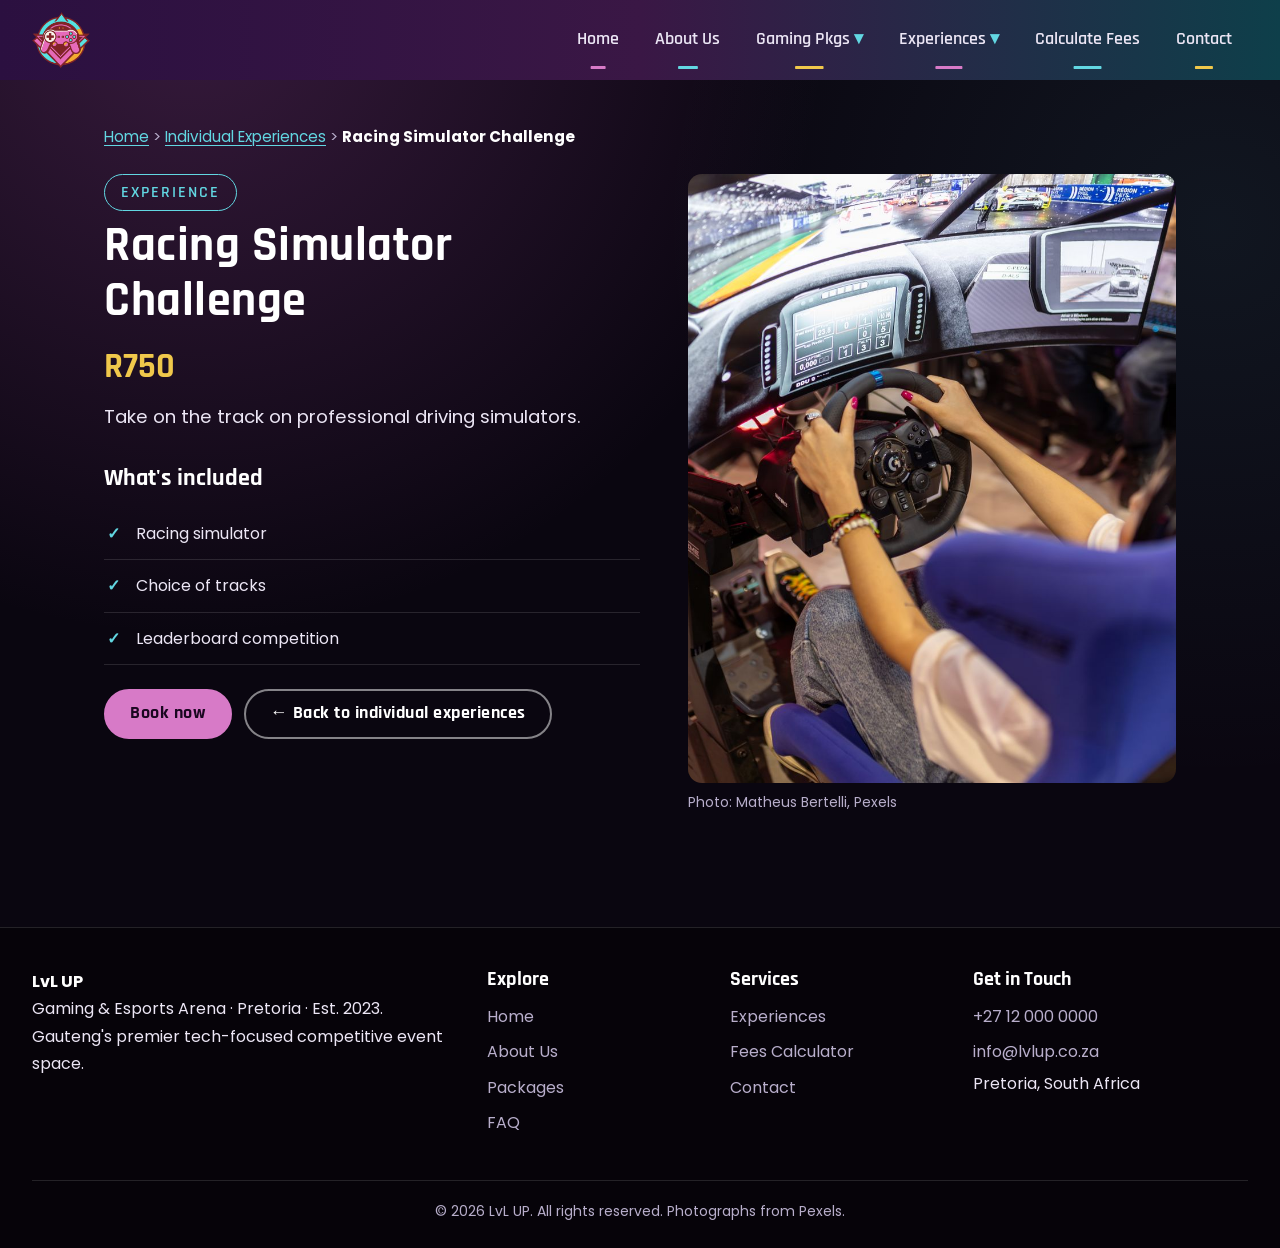
<file: racing-simulator-challenge.html>
<!DOCTYPE html>
<!-- racing-simulator-challenge.html: Racing Simulator Challenge page: the fee, purpose and what is included.
     Styled by css/styles.css and made interactive by javascript/main.js, both linked in the head (IIE, 2026).
     Built with standard HTML elements (Mozilla, n.d.a); the drop-down menus use the HTML details element (Mozilla, n.d.b). -->
<html lang="en">
<head>
    <!-- meta charset lets the page show characters such as the rand amounts and dashes correctly -->
    <meta charset="UTF-8">
    <!-- meta viewport makes the page fit the width of a phone screen (W3Schools, 2023; contributed by ST10538810) -->
    <meta name="viewport" content="width=device-width, initial-scale=1.0">
    <meta name="description" content="Racing Simulator Challenge page: the fee, purpose and what is included.">
    <title>Racing Simulator Challenge | LvL UP</title>
    <!-- the small icon shown on the browser tab -->
    <link rel="icon" type="image/png" href="images/logo-emblem.png">
    <!-- Fonts: Orbitron, Rajdhani and Poppins from Google Fonts (Google Fonts, n.d.a; Google Fonts, n.d.b; Google Fonts, n.d.c),
         loaded with a <link> in the head as the module manual describes (IIE, 2026) -->
    <link href="https://fonts.googleapis.com/css2?family=Orbitron:wght@500;700;900&amp;family=Poppins:wght@400;500;600&amp;family=Rajdhani:wght@500;600;700&amp;display=swap" rel="stylesheet">
    <!-- External style sheet and JavaScript file (IIE, 2026). defer = the script runs after the page has loaded. -->
    <link rel="stylesheet" href="css/styles.css">
    <script src="javascript/main.js" defer></script>
</head>
<body>

    <!-- HEADER: the logo and the navigation bar (the same on every page) -->
    <header>
        <a href="index.html">
            <!-- width and height are HTML attributes (not CSS); they stop the page jumping while the image loads -->
            <img src="images/logo-emblem.png" alt="LvL UP Gaming and Esports Arena logo" width="58" height="56">
        </a>

        <!-- MENU BUTTON: only shown on phones and tablets. toggleMenu() in javascript/main.js opens and closes the menu. -->
        <button type="button" class="nav-toggle" id="menuButton" aria-expanded="false" aria-controls="menu" onclick="toggleMenu()">Menu</button>

        <!-- NAVIGATION BAR: links to every page. Gaming Pkgs and Experiences are drop-downs.
             The same menu is on every page and the page you are on is highlighted, so visitors always know where they are
             (Krug, 2014; Nielsen, 2024: heuristic "Consistency and standards"; contributed by ST10538810). -->
        <nav aria-label="Main menu" id="menu">
            <ul>
            <li><a href="index.html">Home</a></li>
            <li><a href="about.html">About Us</a></li>
            <li>
                <!-- <details> is a built-in HTML drop-down: click the <summary> to open or close the list (Mozilla, n.d.b) -->
                <details>
                    <summary>Gaming Pkgs</summary>
                    <ul>
                        <li><a href="gaming-packages.html">All gaming pkgs</a></li>
                        <li><a href="ultimate-gamer-pass.html">Ultimate Gamer Pass</a></li>
                        <li><a href="vip-gaming-experience.html">VIP Gaming Experience</a></li>
                        <li><a href="esports-training-package.html">Esports Training Package</a></li>
                        <li><a href="birthday-party-package.html">Birthday Party Package</a></li>
                    </ul>
                </details>
            </li>
            <li>
                <!-- <details> is a built-in HTML drop-down: click the <summary> to open or close the list (Mozilla, n.d.b) -->
                <details>
                    <summary>Experiences</summary>
                    <ul>
                        <li><a href="individual-experiences.html">All experiences</a></li>
                        <li><a href="virtual-reality-experience.html">Virtual Reality Experience</a></li>
                        <li><a href="racing-simulator-challenge.html">Racing Simulator Challenge</a></li>
                        <li><a href="escape-room-challenge.html">Escape Room Challenge</a></li>
                    </ul>
                </details>
            </li>
            <li><a href="calculate-fees.html">Calculate Fees</a></li>
            <li><a href="contact.html">Contact</a></li>
            </ul>
        </nav>
    </header>

    <hr>

    <!-- MAIN CONTENT of this page -->
    <main>
        <!-- BREADCRUMB: shows where you are on the site (Krug, 2014; contributed by ST10538810) -->
        <p><a href="index.html">Home</a> &gt; <a href="individual-experiences.html">Individual Experiences</a> &gt; <strong>Racing Simulator Challenge</strong></p>

        <div class="detail">
            <div class="detail-text">
                <p class="badge">Experience</p>
                <h1>Racing Simulator Challenge</h1>
                <p class="price">R750</p>
                <p class="lead">Take on the track on professional driving simulators.</p>

                <!-- WHAT'S INCLUDED: an unordered (bulleted) list -->
                <h2>What's included</h2>
                <ul class="checklist">
                    <li>Racing simulator</li>
                    <li>Choice of tracks</li>
                    <li>Leaderboard competition</li>
                </ul>

                <p class="cta">
                    <a class="btn" href="calculate-fees.html?item=racing-simulator-challenge">Book now</a>
                    <a class="btn btn-ghost" href="individual-experiences.html">&larr; Back to individual experiences</a>
                </p>
            </div>

            <!-- Photograph: (Bertelli, 2024) -->
            <figure class="detail-media">
                <img class="photo" src="images/photos/racing-simulator-rig.jpg" alt="Player gripping a steering wheel in a bucket seat at a racing simulator with a curved screen">
                <figcaption>Photo: Matheus Bertelli, Pexels</figcaption>
            </figure>
        </div>

    </main>

    <hr>

    <!-- FOOTER: the same on every page -->
    <footer>
        <p><strong>LvL UP</strong><br>
        Gaming &amp; Esports Arena &middot; Pretoria &middot; Est. 2023.<br>
        Gauteng's premier tech-focused competitive event space.</p>

        <h2>Explore</h2>
        <ul>
            <li><a href="index.html">Home</a></li>
            <li><a href="about.html">About Us</a></li>
            <li><a href="gaming-packages.html">Packages</a></li>
            <li><a href="index.html#faq">FAQ</a></li>
        </ul>

        <h2>Services</h2>
        <ul>
            <li><a href="individual-experiences.html">Experiences</a></li>
            <li><a href="calculate-fees.html">Fees Calculator</a></li>
            <li><a href="contact.html">Contact</a></li>
        </ul>

        <h2>Get in Touch</h2>
        <ul>
            <!-- tel: and mailto: links open the phone dialler or the email program -->
            <li><a href="tel:+27120000000">+27 12 000 0000</a></li>
            <li><a href="mailto:info@lvlup.co.za">info@lvlup.co.za</a></li>
            <li>Pretoria, South Africa</li>
        </ul>

        <p><small>&copy; <span id="year">2026</span> LvL UP. All rights reserved. Photographs from Pexels.</small></p>
    </footer>

</body>
</html>

<!-- References
     Bertelli, M. (2024) Realistic VR Racing Simulator Experience [Photograph]. Pexels. Available at: https://www.pexels.com/photo/realistic-vr-racing-simulator-experience-28993071/ (Accessed: 6 November 2026).
     Google Fonts (n.d.a) Orbitron. Available at: https://fonts.google.com/specimen/Orbitron (Accessed: 6 November 2026).
     Google Fonts (n.d.b) Rajdhani. Available at: https://fonts.google.com/specimen/Rajdhani (Accessed: 6 November 2026).
     Google Fonts (n.d.c) Poppins. Available at: https://fonts.google.com/specimen/Poppins (Accessed: 6 November 2026).
     IIE (2026) XHAW5112 Module Manual, Scenario 3: Gaming &amp; Esports Arena (package and experience details, discounts, VAT).
     The Independent Institute of Education (IIE) (2026) Web Development (Introduction) WEDE5020 Module Manual. Pretoria: IIE.
     Krug, S. (2014) Don't make me think, revisited: a common sense approach to web usability. 3rd edn. Berkeley: New Riders. Source contributed by ST10538810.
     Mozilla (n.d.a) HTML elements reference - MDN Web Docs. Available at: https://developer.mozilla.org/en-US/docs/Web/HTML/Element (Accessed: 29 September 2026).
     Mozilla (n.d.b) The Details disclosure element - MDN Web Docs. Available at: https://developer.mozilla.org/en-US/docs/Web/HTML/Element/details (Accessed: 29 September 2026).
     Mozilla (n.d.c) Client-side form validation - MDN Web Docs. Available at: https://developer.mozilla.org/en-US/docs/Learn/Forms/Form_validation (Accessed: 29 September 2026).
     Nielsen, J. (2024) 10 usability heuristics for user interface design. Nielsen Norman Group. Available at: https://www.nngroup.com/articles/ten-usability-heuristics/ (Accessed: 4 November 2026). Source contributed by ST10538810.
     W3Schools (2023) HTML responsive web design. Available at: https://www.w3schools.com/html/html_responsive.asp (Accessed: 4 November 2026). Source contributed by ST10538810.
-->
</file>
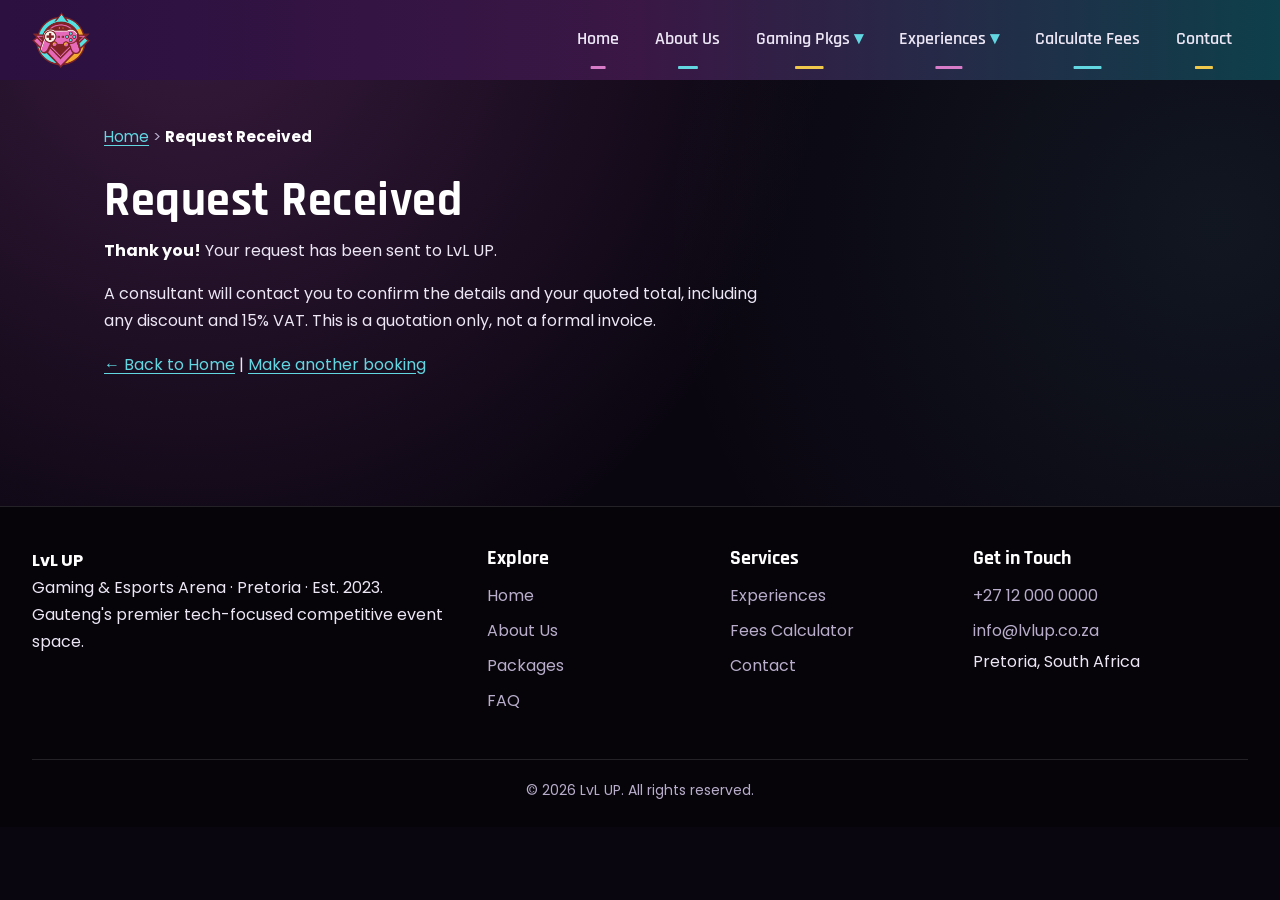
<file: request-received.html>
<!DOCTYPE html>
<!-- request-received.html: Request Received page: shown after a booking or contact form has been sent.
     Styled by css/styles.css and made interactive by javascript/main.js, both linked in the head (IIE, 2026).
     Built with standard HTML elements (Mozilla, n.d.a); the drop-down menus use the HTML details element (Mozilla, n.d.b). -->
<html lang="en">
<head>
    <!-- meta charset lets the page show characters such as the rand amounts and dashes correctly -->
    <meta charset="UTF-8">
    <!-- meta viewport makes the page fit the width of a phone screen (W3Schools, 2023; contributed by ST10538810) -->
    <meta name="viewport" content="width=device-width, initial-scale=1.0">
    <meta name="description" content="Request Received page: shown after a booking or contact form has been sent.">
    <title>Request Received | LvL UP</title>
    <!-- the small icon shown on the browser tab -->
    <link rel="icon" type="image/png" href="images/logo-emblem.png">
    <!-- Fonts: Orbitron, Rajdhani and Poppins from Google Fonts (Google Fonts, n.d.a; Google Fonts, n.d.b; Google Fonts, n.d.c),
         loaded with a <link> in the head as the module manual describes (IIE, 2026) -->
    <link href="https://fonts.googleapis.com/css2?family=Orbitron:wght@500;700;900&amp;family=Poppins:wght@400;500;600&amp;family=Rajdhani:wght@500;600;700&amp;display=swap" rel="stylesheet">
    <!-- External style sheet and JavaScript file (IIE, 2026). defer = the script runs after the page has loaded. -->
    <link rel="stylesheet" href="css/styles.css">
    <script src="javascript/main.js" defer></script>
</head>
<body>

    <!-- HEADER: the logo and the navigation bar (the same on every page) -->
    <header>
        <a href="index.html">
            <!-- width and height are HTML attributes (not CSS); they stop the page jumping while the image loads -->
            <img src="images/logo-emblem.png" alt="LvL UP Gaming and Esports Arena logo" width="58" height="56">
        </a>

        <!-- MENU BUTTON: only shown on phones and tablets. toggleMenu() in javascript/main.js opens and closes the menu. -->
        <button type="button" class="nav-toggle" id="menuButton" aria-expanded="false" aria-controls="menu" onclick="toggleMenu()">Menu</button>

        <!-- NAVIGATION BAR: links to every page. Gaming Pkgs and Experiences are drop-downs.
             The same menu is on every page and the page you are on is highlighted, so visitors always know where they are
             (Krug, 2014; Nielsen, 2024: heuristic "Consistency and standards"; contributed by ST10538810). -->
        <nav aria-label="Main menu" id="menu">
            <ul>
            <li><a href="index.html">Home</a></li>
            <li><a href="about.html">About Us</a></li>
            <li>
                <!-- <details> is a built-in HTML drop-down: click the <summary> to open or close the list (Mozilla, n.d.b) -->
                <details>
                    <summary>Gaming Pkgs</summary>
                    <ul>
                        <li><a href="gaming-packages.html">All gaming pkgs</a></li>
                        <li><a href="ultimate-gamer-pass.html">Ultimate Gamer Pass</a></li>
                        <li><a href="vip-gaming-experience.html">VIP Gaming Experience</a></li>
                        <li><a href="esports-training-package.html">Esports Training Package</a></li>
                        <li><a href="birthday-party-package.html">Birthday Party Package</a></li>
                    </ul>
                </details>
            </li>
            <li>
                <!-- <details> is a built-in HTML drop-down: click the <summary> to open or close the list (Mozilla, n.d.b) -->
                <details>
                    <summary>Experiences</summary>
                    <ul>
                        <li><a href="individual-experiences.html">All experiences</a></li>
                        <li><a href="virtual-reality-experience.html">Virtual Reality Experience</a></li>
                        <li><a href="racing-simulator-challenge.html">Racing Simulator Challenge</a></li>
                        <li><a href="escape-room-challenge.html">Escape Room Challenge</a></li>
                    </ul>
                </details>
            </li>
            <li><a href="calculate-fees.html">Calculate Fees</a></li>
            <li><a href="contact.html">Contact</a></li>
            </ul>
        </nav>
    </header>

    <hr>

    <!-- MAIN CONTENT of this page -->
    <main>
        <!-- BREADCRUMB: shows where you are on the site (Krug, 2014; contributed by ST10538810) -->
        <p><a href="index.html">Home</a> &gt; <strong>Request Received</strong></p>

        <h1>Request Received</h1>
        <p><strong>Thank you!</strong> Your request has been sent to LvL UP.</p>
        <p>A consultant will contact you to confirm the details and your quoted total, including any discount and
        15% VAT. This is a quotation only, not a formal invoice.</p>
        <p>
            <a href="index.html">&larr; Back to Home</a> |
            <a href="calculate-fees.html">Make another booking</a>
        </p>

    </main>

    <hr>

    <!-- FOOTER: the same on every page -->
    <footer>
        <p><strong>LvL UP</strong><br>
        Gaming &amp; Esports Arena &middot; Pretoria &middot; Est. 2023.<br>
        Gauteng's premier tech-focused competitive event space.</p>

        <h2>Explore</h2>
        <ul>
            <li><a href="index.html">Home</a></li>
            <li><a href="about.html">About Us</a></li>
            <li><a href="gaming-packages.html">Packages</a></li>
            <li><a href="index.html#faq">FAQ</a></li>
        </ul>

        <h2>Services</h2>
        <ul>
            <li><a href="individual-experiences.html">Experiences</a></li>
            <li><a href="calculate-fees.html">Fees Calculator</a></li>
            <li><a href="contact.html">Contact</a></li>
        </ul>

        <h2>Get in Touch</h2>
        <ul>
            <!-- tel: and mailto: links open the phone dialler or the email program -->
            <li><a href="tel:+27120000000">+27 12 000 0000</a></li>
            <li><a href="mailto:info@lvlup.co.za">info@lvlup.co.za</a></li>
            <li>Pretoria, South Africa</li>
        </ul>

        <p><small>&copy; <span id="year">2026</span> LvL UP. All rights reserved.</small></p>
    </footer>

</body>
</html>

<!-- References
     Google Fonts (n.d.a) Orbitron. Available at: https://fonts.google.com/specimen/Orbitron (Accessed: 6 November 2026).
     Google Fonts (n.d.b) Rajdhani. Available at: https://fonts.google.com/specimen/Rajdhani (Accessed: 6 November 2026).
     Google Fonts (n.d.c) Poppins. Available at: https://fonts.google.com/specimen/Poppins (Accessed: 6 November 2026).
     IIE (2026) XHAW5112 Module Manual, Scenario 3: Gaming &amp; Esports Arena (package and experience details, discounts, VAT).
     The Independent Institute of Education (IIE) (2026) Web Development (Introduction) WEDE5020 Module Manual. Pretoria: IIE.
     Krug, S. (2014) Don't make me think, revisited: a common sense approach to web usability. 3rd edn. Berkeley: New Riders. Source contributed by ST10538810.
     Mozilla (n.d.a) HTML elements reference - MDN Web Docs. Available at: https://developer.mozilla.org/en-US/docs/Web/HTML/Element (Accessed: 29 September 2026).
     Mozilla (n.d.b) The Details disclosure element - MDN Web Docs. Available at: https://developer.mozilla.org/en-US/docs/Web/HTML/Element/details (Accessed: 29 September 2026).
     Mozilla (n.d.c) Client-side form validation - MDN Web Docs. Available at: https://developer.mozilla.org/en-US/docs/Learn/Forms/Form_validation (Accessed: 29 September 2026).
     Nielsen, J. (2024) 10 usability heuristics for user interface design. Nielsen Norman Group. Available at: https://www.nngroup.com/articles/ten-usability-heuristics/ (Accessed: 4 November 2026). Source contributed by ST10538810.
     W3Schools (2023) HTML responsive web design. Available at: https://www.w3schools.com/html/html_responsive.asp (Accessed: 4 November 2026). Source contributed by ST10538810.
-->
</file>
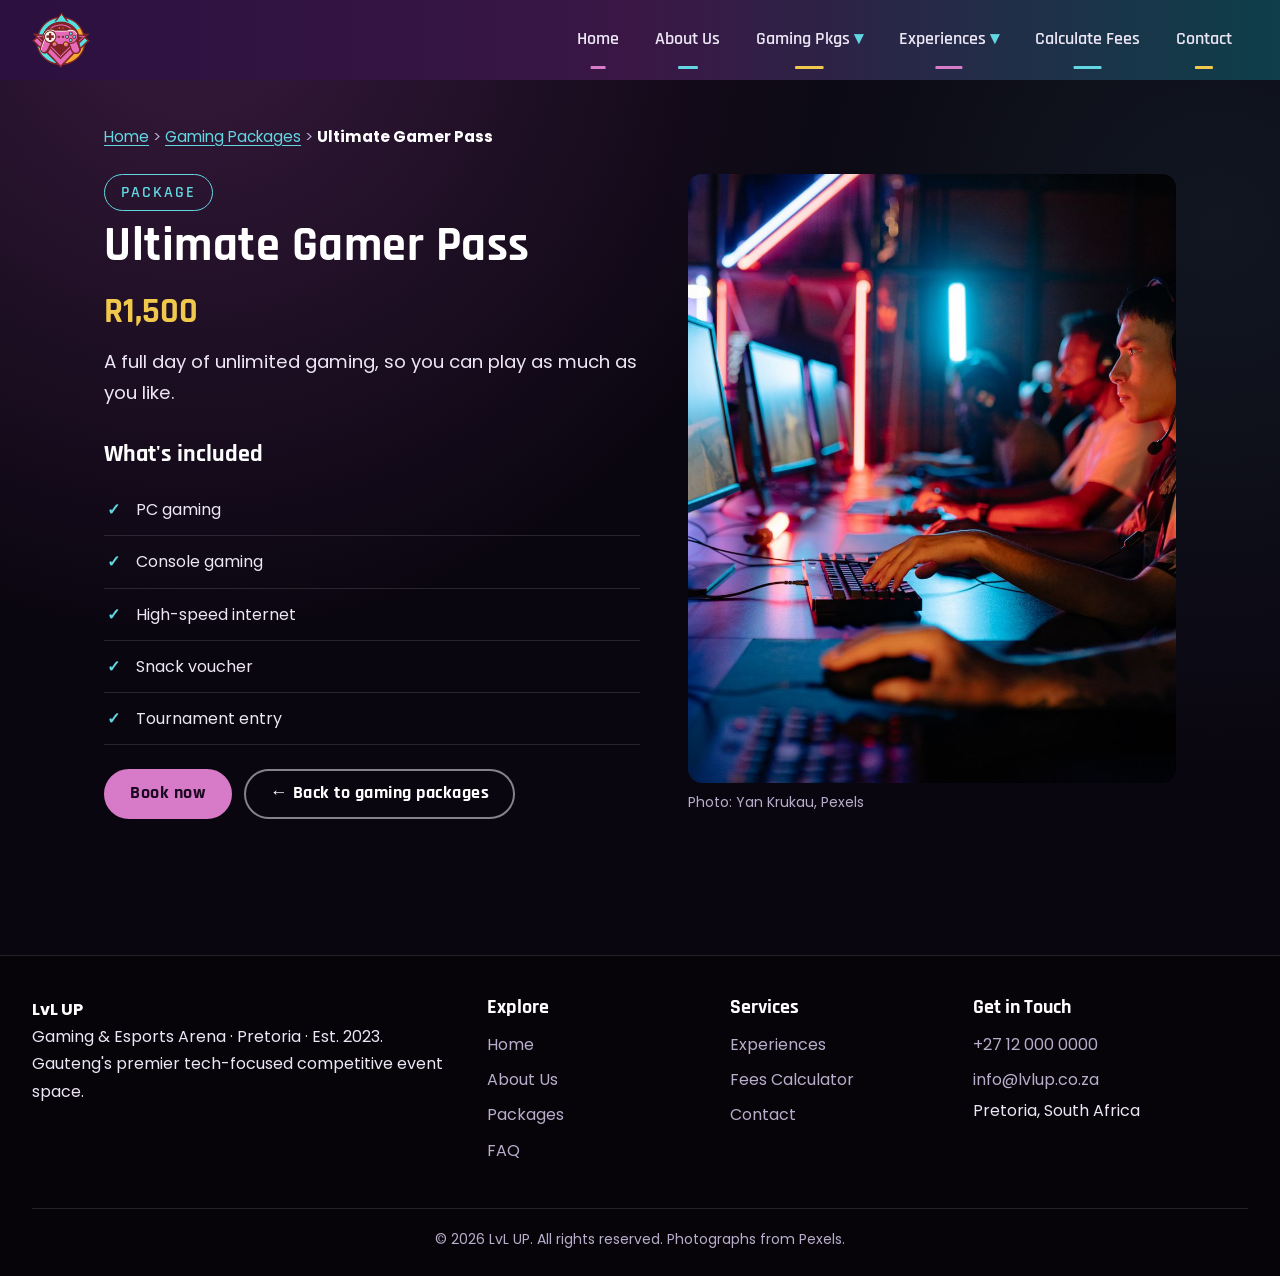
<file: ultimate-gamer-pass.html>
<!DOCTYPE html>
<!-- ultimate-gamer-pass.html: Ultimate Gamer Pass page: the fee, purpose and what is included.
     Styled by css/styles.css and made interactive by javascript/main.js, both linked in the head (IIE, 2026).
     Built with standard HTML elements (Mozilla, n.d.a); the drop-down menus use the HTML details element (Mozilla, n.d.b). -->
<html lang="en">
<head>
    <!-- meta charset lets the page show characters such as the rand amounts and dashes correctly -->
    <meta charset="UTF-8">
    <!-- meta viewport makes the page fit the width of a phone screen (W3Schools, 2023; contributed by ST10538810) -->
    <meta name="viewport" content="width=device-width, initial-scale=1.0">
    <meta name="description" content="Ultimate Gamer Pass page: the fee, purpose and what is included.">
    <title>Ultimate Gamer Pass | LvL UP</title>
    <!-- the small icon shown on the browser tab -->
    <link rel="icon" type="image/png" href="images/logo-emblem.png">
    <!-- Fonts: Orbitron, Rajdhani and Poppins from Google Fonts (Google Fonts, n.d.a; Google Fonts, n.d.b; Google Fonts, n.d.c),
         loaded with a <link> in the head as the module manual describes (IIE, 2026) -->
    <link href="https://fonts.googleapis.com/css2?family=Orbitron:wght@500;700;900&amp;family=Poppins:wght@400;500;600&amp;family=Rajdhani:wght@500;600;700&amp;display=swap" rel="stylesheet">
    <!-- External style sheet and JavaScript file (IIE, 2026). defer = the script runs after the page has loaded. -->
    <link rel="stylesheet" href="css/styles.css">
    <script src="javascript/main.js" defer></script>
</head>
<body>

    <!-- HEADER: the logo and the navigation bar (the same on every page) -->
    <header>
        <a href="index.html">
            <!-- width and height are HTML attributes (not CSS); they stop the page jumping while the image loads -->
            <img src="images/logo-emblem.png" alt="LvL UP Gaming and Esports Arena logo" width="58" height="56">
        </a>

        <!-- MENU BUTTON: only shown on phones and tablets. toggleMenu() in javascript/main.js opens and closes the menu. -->
        <button type="button" class="nav-toggle" id="menuButton" aria-expanded="false" aria-controls="menu" onclick="toggleMenu()">Menu</button>

        <!-- NAVIGATION BAR: links to every page. Gaming Pkgs and Experiences are drop-downs.
             The same menu is on every page and the page you are on is highlighted, so visitors always know where they are
             (Krug, 2014; Nielsen, 2024: heuristic "Consistency and standards"; contributed by ST10538810). -->
        <nav aria-label="Main menu" id="menu">
            <ul>
            <li><a href="index.html">Home</a></li>
            <li><a href="about.html">About Us</a></li>
            <li>
                <!-- <details> is a built-in HTML drop-down: click the <summary> to open or close the list (Mozilla, n.d.b) -->
                <details>
                    <summary>Gaming Pkgs</summary>
                    <ul>
                        <li><a href="gaming-packages.html">All gaming pkgs</a></li>
                        <li><a href="ultimate-gamer-pass.html">Ultimate Gamer Pass</a></li>
                        <li><a href="vip-gaming-experience.html">VIP Gaming Experience</a></li>
                        <li><a href="esports-training-package.html">Esports Training Package</a></li>
                        <li><a href="birthday-party-package.html">Birthday Party Package</a></li>
                    </ul>
                </details>
            </li>
            <li>
                <!-- <details> is a built-in HTML drop-down: click the <summary> to open or close the list (Mozilla, n.d.b) -->
                <details>
                    <summary>Experiences</summary>
                    <ul>
                        <li><a href="individual-experiences.html">All experiences</a></li>
                        <li><a href="virtual-reality-experience.html">Virtual Reality Experience</a></li>
                        <li><a href="racing-simulator-challenge.html">Racing Simulator Challenge</a></li>
                        <li><a href="escape-room-challenge.html">Escape Room Challenge</a></li>
                    </ul>
                </details>
            </li>
            <li><a href="calculate-fees.html">Calculate Fees</a></li>
            <li><a href="contact.html">Contact</a></li>
            </ul>
        </nav>
    </header>

    <hr>

    <!-- MAIN CONTENT of this page -->
    <main>
        <!-- BREADCRUMB: shows where you are on the site (Krug, 2014; contributed by ST10538810) -->
        <p><a href="index.html">Home</a> &gt; <a href="gaming-packages.html">Gaming Packages</a> &gt; <strong>Ultimate Gamer Pass</strong></p>

        <div class="detail">
            <div class="detail-text">
                <p class="badge">Package</p>
                <h1>Ultimate Gamer Pass</h1>
                <p class="price">R1,500</p>
                <p class="lead">A full day of unlimited gaming, so you can play as much as you like.</p>

                <!-- WHAT'S INCLUDED: an unordered (bulleted) list -->
                <h2>What's included</h2>
                <ul class="checklist">
                    <li>PC gaming</li>
                    <li>Console gaming</li>
                    <li>High-speed internet</li>
                    <li>Snack voucher</li>
                    <li>Tournament entry</li>
                </ul>

                <p class="cta">
                    <a class="btn" href="calculate-fees.html?item=ultimate-gamer-pass">Book now</a>
                    <a class="btn btn-ghost" href="gaming-packages.html">&larr; Back to gaming packages</a>
                </p>
            </div>

            <!-- Photograph: (Krukau, 2021) -->
            <figure class="detail-media">
                <img class="photo" src="images/photos/hero-neon-gamers.jpg" alt="Gamers in headsets playing at computers lit by pink and blue neon">
                <figcaption>Photo: Yan Krukau, Pexels</figcaption>
            </figure>
        </div>

    </main>

    <hr>

    <!-- FOOTER: the same on every page -->
    <footer>
        <p><strong>LvL UP</strong><br>
        Gaming &amp; Esports Arena &middot; Pretoria &middot; Est. 2023.<br>
        Gauteng's premier tech-focused competitive event space.</p>

        <h2>Explore</h2>
        <ul>
            <li><a href="index.html">Home</a></li>
            <li><a href="about.html">About Us</a></li>
            <li><a href="gaming-packages.html">Packages</a></li>
            <li><a href="index.html#faq">FAQ</a></li>
        </ul>

        <h2>Services</h2>
        <ul>
            <li><a href="individual-experiences.html">Experiences</a></li>
            <li><a href="calculate-fees.html">Fees Calculator</a></li>
            <li><a href="contact.html">Contact</a></li>
        </ul>

        <h2>Get in Touch</h2>
        <ul>
            <!-- tel: and mailto: links open the phone dialler or the email program -->
            <li><a href="tel:+27120000000">+27 12 000 0000</a></li>
            <li><a href="mailto:info@lvlup.co.za">info@lvlup.co.za</a></li>
            <li>Pretoria, South Africa</li>
        </ul>

        <p><small>&copy; <span id="year">2026</span> LvL UP. All rights reserved. Photographs from Pexels.</small></p>
    </footer>

</body>
</html>

<!-- References
     Google Fonts (n.d.a) Orbitron. Available at: https://fonts.google.com/specimen/Orbitron (Accessed: 6 November 2026).
     Google Fonts (n.d.b) Rajdhani. Available at: https://fonts.google.com/specimen/Rajdhani (Accessed: 6 November 2026).
     Google Fonts (n.d.c) Poppins. Available at: https://fonts.google.com/specimen/Poppins (Accessed: 6 November 2026).
     IIE (2026) XHAW5112 Module Manual, Scenario 3: Gaming &amp; Esports Arena (package and experience details, discounts, VAT).
     The Independent Institute of Education (IIE) (2026) Web Development (Introduction) WEDE5020 Module Manual. Pretoria: IIE.
     Krug, S. (2014) Don't make me think, revisited: a common sense approach to web usability. 3rd edn. Berkeley: New Riders. Source contributed by ST10538810.
     Krukau, Y. (2021) Men Gaming on Personal Computers [Photograph]. Pexels. Available at: https://www.pexels.com/photo/men-gaming-on-personal-computers-9072388/ (Accessed: 6 November 2026).
     Mozilla (n.d.a) HTML elements reference - MDN Web Docs. Available at: https://developer.mozilla.org/en-US/docs/Web/HTML/Element (Accessed: 29 September 2026).
     Mozilla (n.d.b) The Details disclosure element - MDN Web Docs. Available at: https://developer.mozilla.org/en-US/docs/Web/HTML/Element/details (Accessed: 29 September 2026).
     Mozilla (n.d.c) Client-side form validation - MDN Web Docs. Available at: https://developer.mozilla.org/en-US/docs/Learn/Forms/Form_validation (Accessed: 29 September 2026).
     Nielsen, J. (2024) 10 usability heuristics for user interface design. Nielsen Norman Group. Available at: https://www.nngroup.com/articles/ten-usability-heuristics/ (Accessed: 4 November 2026). Source contributed by ST10538810.
     W3Schools (2023) HTML responsive web design. Available at: https://www.w3schools.com/html/html_responsive.asp (Accessed: 4 November 2026). Source contributed by ST10538810.
-->
</file>
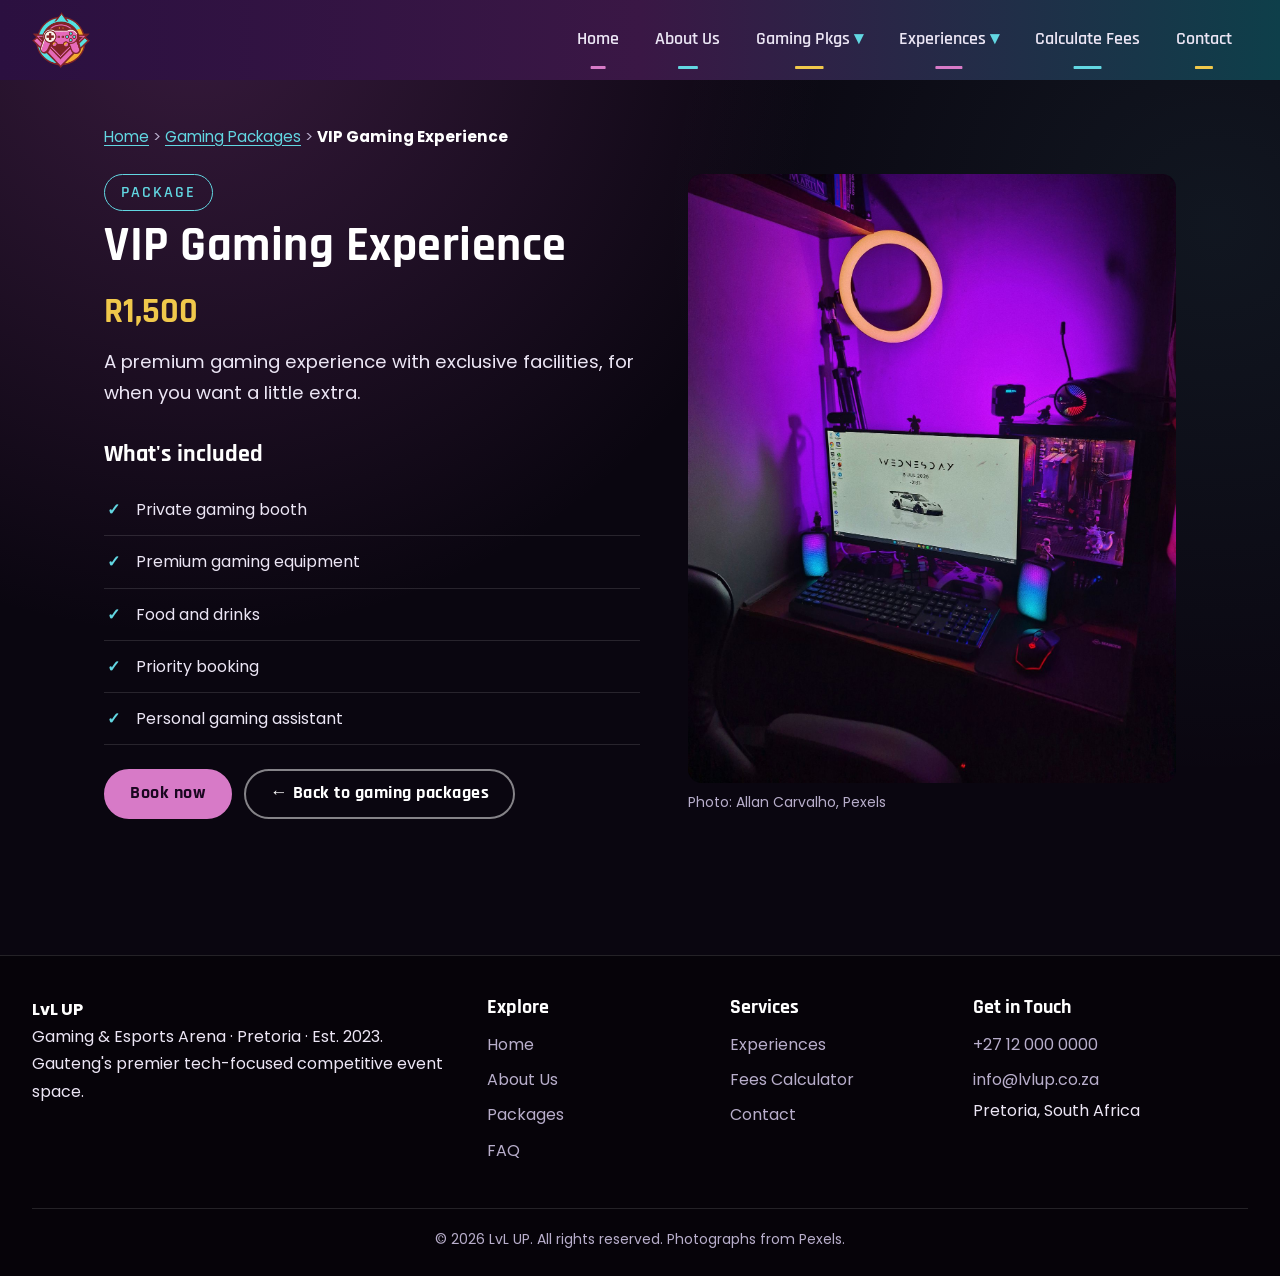
<file: vip-gaming-experience.html>
<!DOCTYPE html>
<!-- vip-gaming-experience.html: VIP Gaming Experience page: the fee, purpose and what is included.
     Styled by css/styles.css and made interactive by javascript/main.js, both linked in the head (IIE, 2026).
     Built with standard HTML elements (Mozilla, n.d.a); the drop-down menus use the HTML details element (Mozilla, n.d.b). -->
<html lang="en">
<head>
    <!-- meta charset lets the page show characters such as the rand amounts and dashes correctly -->
    <meta charset="UTF-8">
    <!-- meta viewport makes the page fit the width of a phone screen (W3Schools, 2023; contributed by ST10538810) -->
    <meta name="viewport" content="width=device-width, initial-scale=1.0">
    <meta name="description" content="VIP Gaming Experience page: the fee, purpose and what is included.">
    <title>VIP Gaming Experience | LvL UP</title>
    <!-- the small icon shown on the browser tab -->
    <link rel="icon" type="image/png" href="images/logo-emblem.png">
    <!-- Fonts: Orbitron, Rajdhani and Poppins from Google Fonts (Google Fonts, n.d.a; Google Fonts, n.d.b; Google Fonts, n.d.c),
         loaded with a <link> in the head as the module manual describes (IIE, 2026) -->
    <link href="https://fonts.googleapis.com/css2?family=Orbitron:wght@500;700;900&amp;family=Poppins:wght@400;500;600&amp;family=Rajdhani:wght@500;600;700&amp;display=swap" rel="stylesheet">
    <!-- External style sheet and JavaScript file (IIE, 2026). defer = the script runs after the page has loaded. -->
    <link rel="stylesheet" href="css/styles.css">
    <script src="javascript/main.js" defer></script>
</head>
<body>

    <!-- HEADER: the logo and the navigation bar (the same on every page) -->
    <header>
        <a href="index.html">
            <!-- width and height are HTML attributes (not CSS); they stop the page jumping while the image loads -->
            <img src="images/logo-emblem.png" alt="LvL UP Gaming and Esports Arena logo" width="58" height="56">
        </a>

        <!-- MENU BUTTON: only shown on phones and tablets. toggleMenu() in javascript/main.js opens and closes the menu. -->
        <button type="button" class="nav-toggle" id="menuButton" aria-expanded="false" aria-controls="menu" onclick="toggleMenu()">Menu</button>

        <!-- NAVIGATION BAR: links to every page. Gaming Pkgs and Experiences are drop-downs.
             The same menu is on every page and the page you are on is highlighted, so visitors always know where they are
             (Krug, 2014; Nielsen, 2024: heuristic "Consistency and standards"; contributed by ST10538810). -->
        <nav aria-label="Main menu" id="menu">
            <ul>
            <li><a href="index.html">Home</a></li>
            <li><a href="about.html">About Us</a></li>
            <li>
                <!-- <details> is a built-in HTML drop-down: click the <summary> to open or close the list (Mozilla, n.d.b) -->
                <details>
                    <summary>Gaming Pkgs</summary>
                    <ul>
                        <li><a href="gaming-packages.html">All gaming pkgs</a></li>
                        <li><a href="ultimate-gamer-pass.html">Ultimate Gamer Pass</a></li>
                        <li><a href="vip-gaming-experience.html">VIP Gaming Experience</a></li>
                        <li><a href="esports-training-package.html">Esports Training Package</a></li>
                        <li><a href="birthday-party-package.html">Birthday Party Package</a></li>
                    </ul>
                </details>
            </li>
            <li>
                <!-- <details> is a built-in HTML drop-down: click the <summary> to open or close the list (Mozilla, n.d.b) -->
                <details>
                    <summary>Experiences</summary>
                    <ul>
                        <li><a href="individual-experiences.html">All experiences</a></li>
                        <li><a href="virtual-reality-experience.html">Virtual Reality Experience</a></li>
                        <li><a href="racing-simulator-challenge.html">Racing Simulator Challenge</a></li>
                        <li><a href="escape-room-challenge.html">Escape Room Challenge</a></li>
                    </ul>
                </details>
            </li>
            <li><a href="calculate-fees.html">Calculate Fees</a></li>
            <li><a href="contact.html">Contact</a></li>
            </ul>
        </nav>
    </header>

    <hr>

    <!-- MAIN CONTENT of this page -->
    <main>
        <!-- BREADCRUMB: shows where you are on the site (Krug, 2014; contributed by ST10538810) -->
        <p><a href="index.html">Home</a> &gt; <a href="gaming-packages.html">Gaming Packages</a> &gt; <strong>VIP Gaming Experience</strong></p>

        <div class="detail">
            <div class="detail-text">
                <p class="badge">Package</p>
                <h1>VIP Gaming Experience</h1>
                <p class="price">R1,500</p>
                <p class="lead">A premium gaming experience with exclusive facilities, for when you want a little extra.</p>

                <!-- WHAT'S INCLUDED: an unordered (bulleted) list -->
                <h2>What's included</h2>
                <ul class="checklist">
                    <li>Private gaming booth</li>
                    <li>Premium gaming equipment</li>
                    <li>Food and drinks</li>
                    <li>Priority booking</li>
                    <li>Personal gaming assistant</li>
                </ul>

                <p class="cta">
                    <a class="btn" href="calculate-fees.html?item=vip-gaming-experience">Book now</a>
                    <a class="btn btn-ghost" href="gaming-packages.html">&larr; Back to gaming packages</a>
                </p>
            </div>

            <!-- Photograph: (Carvalho, 2026) -->
            <figure class="detail-media">
                <img class="photo" src="images/photos/vip-purple-neon-setup.jpg" alt="Gaming desk with a monitor, keyboard and ring light glowing purple">
                <figcaption>Photo: Allan Carvalho, Pexels</figcaption>
            </figure>
        </div>

    </main>

    <hr>

    <!-- FOOTER: the same on every page -->
    <footer>
        <p><strong>LvL UP</strong><br>
        Gaming &amp; Esports Arena &middot; Pretoria &middot; Est. 2023.<br>
        Gauteng's premier tech-focused competitive event space.</p>

        <h2>Explore</h2>
        <ul>
            <li><a href="index.html">Home</a></li>
            <li><a href="about.html">About Us</a></li>
            <li><a href="gaming-packages.html">Packages</a></li>
            <li><a href="index.html#faq">FAQ</a></li>
        </ul>

        <h2>Services</h2>
        <ul>
            <li><a href="individual-experiences.html">Experiences</a></li>
            <li><a href="calculate-fees.html">Fees Calculator</a></li>
            <li><a href="contact.html">Contact</a></li>
        </ul>

        <h2>Get in Touch</h2>
        <ul>
            <!-- tel: and mailto: links open the phone dialler or the email program -->
            <li><a href="tel:+27120000000">+27 12 000 0000</a></li>
            <li><a href="mailto:info@lvlup.co.za">info@lvlup.co.za</a></li>
            <li>Pretoria, South Africa</li>
        </ul>

        <p><small>&copy; <span id="year">2026</span> LvL UP. All rights reserved. Photographs from Pexels.</small></p>
    </footer>

</body>
</html>

<!-- References
     Carvalho, A. (2026) Modern Gaming Setup with Neon Lighting [Photograph]. Pexels. Available at: https://www.pexels.com/photo/modern-gaming-setup-with-neon-lighting-38498457/ (Accessed: 6 November 2026).
     Google Fonts (n.d.a) Orbitron. Available at: https://fonts.google.com/specimen/Orbitron (Accessed: 6 November 2026).
     Google Fonts (n.d.b) Rajdhani. Available at: https://fonts.google.com/specimen/Rajdhani (Accessed: 6 November 2026).
     Google Fonts (n.d.c) Poppins. Available at: https://fonts.google.com/specimen/Poppins (Accessed: 6 November 2026).
     IIE (2026) XHAW5112 Module Manual, Scenario 3: Gaming &amp; Esports Arena (package and experience details, discounts, VAT).
     The Independent Institute of Education (IIE) (2026) Web Development (Introduction) WEDE5020 Module Manual. Pretoria: IIE.
     Krug, S. (2014) Don't make me think, revisited: a common sense approach to web usability. 3rd edn. Berkeley: New Riders. Source contributed by ST10538810.
     Mozilla (n.d.a) HTML elements reference - MDN Web Docs. Available at: https://developer.mozilla.org/en-US/docs/Web/HTML/Element (Accessed: 29 September 2026).
     Mozilla (n.d.b) The Details disclosure element - MDN Web Docs. Available at: https://developer.mozilla.org/en-US/docs/Web/HTML/Element/details (Accessed: 29 September 2026).
     Mozilla (n.d.c) Client-side form validation - MDN Web Docs. Available at: https://developer.mozilla.org/en-US/docs/Learn/Forms/Form_validation (Accessed: 29 September 2026).
     Nielsen, J. (2024) 10 usability heuristics for user interface design. Nielsen Norman Group. Available at: https://www.nngroup.com/articles/ten-usability-heuristics/ (Accessed: 4 November 2026). Source contributed by ST10538810.
     W3Schools (2023) HTML responsive web design. Available at: https://www.w3schools.com/html/html_responsive.asp (Accessed: 4 November 2026). Source contributed by ST10538810.
-->
</file>
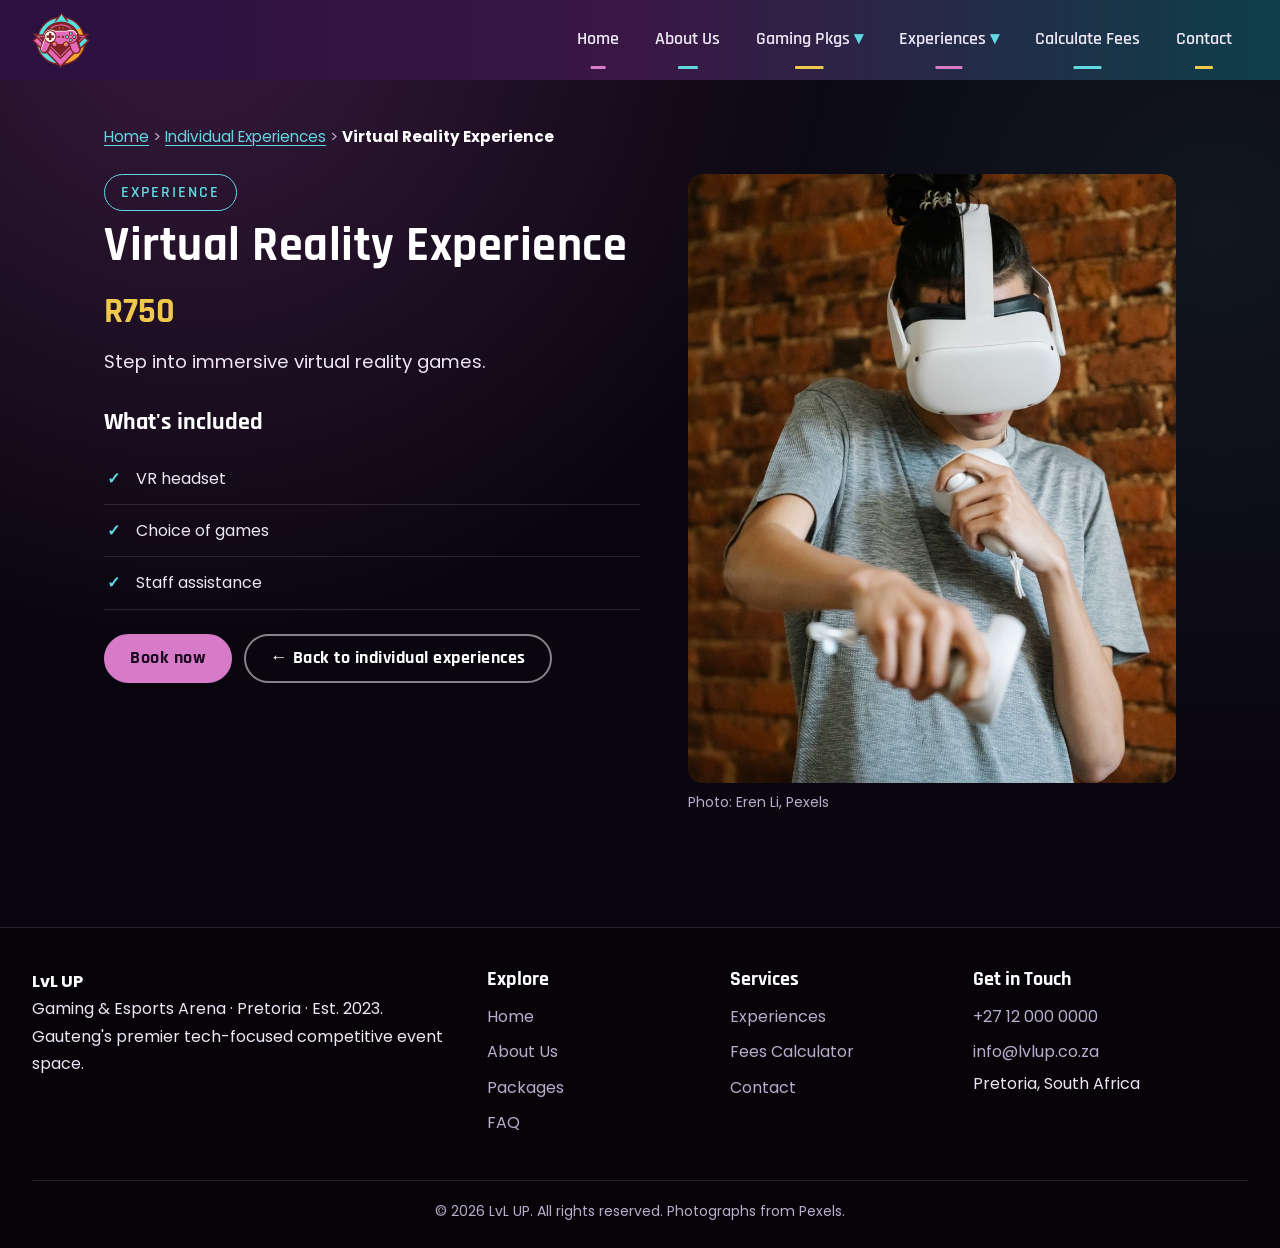
<file: virtual-reality-experience.html>
<!DOCTYPE html>
<!-- virtual-reality-experience.html: Virtual Reality Experience page: the fee, purpose and what is included.
     Styled by css/styles.css and made interactive by javascript/main.js, both linked in the head (IIE, 2026).
     Built with standard HTML elements (Mozilla, n.d.a); the drop-down menus use the HTML details element (Mozilla, n.d.b). -->
<html lang="en">
<head>
    <!-- meta charset lets the page show characters such as the rand amounts and dashes correctly -->
    <meta charset="UTF-8">
    <!-- meta viewport makes the page fit the width of a phone screen (W3Schools, 2023; contributed by ST10538810) -->
    <meta name="viewport" content="width=device-width, initial-scale=1.0">
    <meta name="description" content="Virtual Reality Experience page: the fee, purpose and what is included.">
    <title>Virtual Reality Experience | LvL UP</title>
    <!-- the small icon shown on the browser tab -->
    <link rel="icon" type="image/png" href="images/logo-emblem.png">
    <!-- Fonts: Orbitron, Rajdhani and Poppins from Google Fonts (Google Fonts, n.d.a; Google Fonts, n.d.b; Google Fonts, n.d.c),
         loaded with a <link> in the head as the module manual describes (IIE, 2026) -->
    <link href="https://fonts.googleapis.com/css2?family=Orbitron:wght@500;700;900&amp;family=Poppins:wght@400;500;600&amp;family=Rajdhani:wght@500;600;700&amp;display=swap" rel="stylesheet">
    <!-- External style sheet and JavaScript file (IIE, 2026). defer = the script runs after the page has loaded. -->
    <link rel="stylesheet" href="css/styles.css">
    <script src="javascript/main.js" defer></script>
</head>
<body>

    <!-- HEADER: the logo and the navigation bar (the same on every page) -->
    <header>
        <a href="index.html">
            <!-- width and height are HTML attributes (not CSS); they stop the page jumping while the image loads -->
            <img src="images/logo-emblem.png" alt="LvL UP Gaming and Esports Arena logo" width="58" height="56">
        </a>

        <!-- MENU BUTTON: only shown on phones and tablets. toggleMenu() in javascript/main.js opens and closes the menu. -->
        <button type="button" class="nav-toggle" id="menuButton" aria-expanded="false" aria-controls="menu" onclick="toggleMenu()">Menu</button>

        <!-- NAVIGATION BAR: links to every page. Gaming Pkgs and Experiences are drop-downs.
             The same menu is on every page and the page you are on is highlighted, so visitors always know where they are
             (Krug, 2014; Nielsen, 2024: heuristic "Consistency and standards"; contributed by ST10538810). -->
        <nav aria-label="Main menu" id="menu">
            <ul>
            <li><a href="index.html">Home</a></li>
            <li><a href="about.html">About Us</a></li>
            <li>
                <!-- <details> is a built-in HTML drop-down: click the <summary> to open or close the list (Mozilla, n.d.b) -->
                <details>
                    <summary>Gaming Pkgs</summary>
                    <ul>
                        <li><a href="gaming-packages.html">All gaming pkgs</a></li>
                        <li><a href="ultimate-gamer-pass.html">Ultimate Gamer Pass</a></li>
                        <li><a href="vip-gaming-experience.html">VIP Gaming Experience</a></li>
                        <li><a href="esports-training-package.html">Esports Training Package</a></li>
                        <li><a href="birthday-party-package.html">Birthday Party Package</a></li>
                    </ul>
                </details>
            </li>
            <li>
                <!-- <details> is a built-in HTML drop-down: click the <summary> to open or close the list (Mozilla, n.d.b) -->
                <details>
                    <summary>Experiences</summary>
                    <ul>
                        <li><a href="individual-experiences.html">All experiences</a></li>
                        <li><a href="virtual-reality-experience.html">Virtual Reality Experience</a></li>
                        <li><a href="racing-simulator-challenge.html">Racing Simulator Challenge</a></li>
                        <li><a href="escape-room-challenge.html">Escape Room Challenge</a></li>
                    </ul>
                </details>
            </li>
            <li><a href="calculate-fees.html">Calculate Fees</a></li>
            <li><a href="contact.html">Contact</a></li>
            </ul>
        </nav>
    </header>

    <hr>

    <!-- MAIN CONTENT of this page -->
    <main>
        <!-- BREADCRUMB: shows where you are on the site (Krug, 2014; contributed by ST10538810) -->
        <p><a href="index.html">Home</a> &gt; <a href="individual-experiences.html">Individual Experiences</a> &gt; <strong>Virtual Reality Experience</strong></p>

        <div class="detail">
            <div class="detail-text">
                <p class="badge">Experience</p>
                <h1>Virtual Reality Experience</h1>
                <p class="price">R750</p>
                <p class="lead">Step into immersive virtual reality games.</p>

                <!-- WHAT'S INCLUDED: an unordered (bulleted) list -->
                <h2>What's included</h2>
                <ul class="checklist">
                    <li>VR headset</li>
                    <li>Choice of games</li>
                    <li>Staff assistance</li>
                </ul>

                <p class="cta">
                    <a class="btn" href="calculate-fees.html?item=virtual-reality-experience">Book now</a>
                    <a class="btn btn-ghost" href="individual-experiences.html">&larr; Back to individual experiences</a>
                </p>
            </div>

            <!-- Photograph: (Li, 2021) -->
            <figure class="detail-media">
                <img class="photo" src="images/photos/vr-headset-gamer.jpg" alt="Player in a white VR headset holding two controllers in front of a brick wall">
                <figcaption>Photo: Eren Li, Pexels</figcaption>
            </figure>
        </div>

    </main>

    <hr>

    <!-- FOOTER: the same on every page -->
    <footer>
        <p><strong>LvL UP</strong><br>
        Gaming &amp; Esports Arena &middot; Pretoria &middot; Est. 2023.<br>
        Gauteng's premier tech-focused competitive event space.</p>

        <h2>Explore</h2>
        <ul>
            <li><a href="index.html">Home</a></li>
            <li><a href="about.html">About Us</a></li>
            <li><a href="gaming-packages.html">Packages</a></li>
            <li><a href="index.html#faq">FAQ</a></li>
        </ul>

        <h2>Services</h2>
        <ul>
            <li><a href="individual-experiences.html">Experiences</a></li>
            <li><a href="calculate-fees.html">Fees Calculator</a></li>
            <li><a href="contact.html">Contact</a></li>
        </ul>

        <h2>Get in Touch</h2>
        <ul>
            <!-- tel: and mailto: links open the phone dialler or the email program -->
            <li><a href="tel:+27120000000">+27 12 000 0000</a></li>
            <li><a href="mailto:info@lvlup.co.za">info@lvlup.co.za</a></li>
            <li>Pretoria, South Africa</li>
        </ul>

        <p><small>&copy; <span id="year">2026</span> LvL UP. All rights reserved. Photographs from Pexels.</small></p>
    </footer>

</body>
</html>

<!-- References
     Google Fonts (n.d.a) Orbitron. Available at: https://fonts.google.com/specimen/Orbitron (Accessed: 6 November 2026).
     Google Fonts (n.d.b) Rajdhani. Available at: https://fonts.google.com/specimen/Rajdhani (Accessed: 6 November 2026).
     Google Fonts (n.d.c) Poppins. Available at: https://fonts.google.com/specimen/Poppins (Accessed: 6 November 2026).
     IIE (2026) XHAW5112 Module Manual, Scenario 3: Gaming &amp; Esports Arena (package and experience details, discounts, VAT).
     The Independent Institute of Education (IIE) (2026) Web Development (Introduction) WEDE5020 Module Manual. Pretoria: IIE.
     Krug, S. (2014) Don't make me think, revisited: a common sense approach to web usability. 3rd edn. Berkeley: New Riders. Source contributed by ST10538810.
     Li, E. (2021) Anonymous gamer in VR headset with controllers [Photograph]. Pexels. Available at: https://www.pexels.com/photo/anonymous-gamer-in-vr-headset-with-controllers-7241500/ (Accessed: 6 November 2026).
     Mozilla (n.d.a) HTML elements reference - MDN Web Docs. Available at: https://developer.mozilla.org/en-US/docs/Web/HTML/Element (Accessed: 29 September 2026).
     Mozilla (n.d.b) The Details disclosure element - MDN Web Docs. Available at: https://developer.mozilla.org/en-US/docs/Web/HTML/Element/details (Accessed: 29 September 2026).
     Mozilla (n.d.c) Client-side form validation - MDN Web Docs. Available at: https://developer.mozilla.org/en-US/docs/Learn/Forms/Form_validation (Accessed: 29 September 2026).
     Nielsen, J. (2024) 10 usability heuristics for user interface design. Nielsen Norman Group. Available at: https://www.nngroup.com/articles/ten-usability-heuristics/ (Accessed: 4 November 2026). Source contributed by ST10538810.
     W3Schools (2023) HTML responsive web design. Available at: https://www.w3schools.com/html/html_responsive.asp (Accessed: 4 November 2026). Source contributed by ST10538810.
-->
</file>
<file: css/styles.css>
/* ==========================================================================
   styles.css: the one external style sheet for every page of the LvL UP website.
   Linked in the <head> of each page, as taught in the module manual (IIE, 2026).

   DESIGN SYSTEM
   Colours come from the LvL UP logo palette, and each colour has one job:
     pink   = main buttons and the current menu item
     cyan   = links, small labels and highlights
     gold   = prices only
     purple = backgrounds and surfaces
   Fonts: Orbitron (big display numbers), Rajdhani (headings, menu, buttons) and Poppins (body text).
   Parts that go beyond the module manual carry an in-text citation, for example (Mozilla, n.d.c),
   that matches the Referencing block at the bottom of this file.

   RESEARCH APPLIED (research contributed by ST10538810)
   - Each colour and each font has one clear job, like the colour roles and type roles of a design system (Google, n.d.; contributed by ST10538810).
   - All spacing uses one scale in steps of 4px (0.25rem), so margins, padding and gaps are consistent on every page
     (Nielsen, 2024: heuristic "Consistency and standards"; contributed by ST10538810).
   - Text contrast is at least 4.5:1 (WCAG 2.2 criterion 1.4.3), links and buttons are at least 44px high on phones
     (above the 24px minimum of criterion 2.5.8) and the keyboard focus outline is always visible (criterion 2.4.7)
     (World Wide Web Consortium, 2023; contributed by ST10538810). The 44px size also follows Apple's touch-target guidance (Apple, n.d.; contributed by ST10538810).
   - The layout is responsive: the viewport tag, media queries and scaling images follow W3Schools (2023; contributed by ST10538810).
   ========================================================================== */


/* ---------- 1. VARIABLES ----------
   CSS variables are declared in :root so every colour and size is changed in one place (IIE, 2026) */
:root {
    --ink: #0a0610;            /* page background */
    --surface: #15101f;        /* panels and cards */
    --surface-2: #1d1629;      /* slightly lighter surface */
    --line: rgba(255, 255, 255, 0.12);
    --purple: #8b3f8f;
    --pink: #d77ac7;
    --cyan: #62d7e2;
    --gold: #f0c84b;
    --white: #ffffff;
    --text: #ece6f5;
    --muted: #b8aecb;
    --radius: 14px;
    --font-display: 'Orbitron', Arial, sans-serif;   /* (Google Fonts, n.d.a) */
    --font-heading: 'Rajdhani', Arial, sans-serif;   /* (Google Fonts, n.d.b) */
    --font-body: 'Poppins', Arial, sans-serif;       /* (Google Fonts, n.d.c) */
}


/* ---------- 2. RESET AND BASE ----------
   Removes the browser's default margins and padding so every page starts the same (IIE, 2026) */
* {
    margin: 0;
    padding: 0;
    box-sizing: border-box;
}

html {
    scroll-behavior: smooth;
}

body {
    font-family: var(--font-body);
    font-size: 1rem;
    line-height: 1.7;
    color: var(--text);
    background-color: var(--ink);
    /* one soft purple glow at the top and one cyan glow at the side, as a page background (IIE, 2026) */
    background-image:
        radial-gradient(circle at 15% 0%, rgba(139, 63, 143, 0.35), transparent 45%),
        radial-gradient(circle at 95% 25%, rgba(98, 215, 226, 0.08), transparent 40%);
    background-attachment: fixed;
    min-height: 100vh;
    overflow-x: hidden;
}

::selection {
    background: var(--pink);
    color: var(--ink);
}

/* a clear outline for people who use the keyboard (Mozilla, n.d.f; World Wide Web Consortium, 2023, criterion 2.4.7; contributed by ST10538810) */
:focus-visible {
    outline: 3px solid var(--cyan);
    outline-offset: 3px;
}

/* text that screen readers read but that is not shown (used for the home page heading) */
.visually-hidden {
    position: absolute;
    width: 1px;
    height: 1px;
    overflow: hidden;
    clip: rect(0 0 0 0);
    white-space: nowrap;
}


/* ---------- 3. TYPOGRAPHY ---------- */
h1, h2, h3 {
    font-family: var(--font-heading);
    line-height: 1.15;
    color: var(--white);
}

h1 {
    font-size: 3rem;
    font-weight: 700;
    letter-spacing: 0.5px;
    margin-bottom: 0.5rem;
}

h2 {
    font-size: 2rem;
    font-weight: 700;
    margin-bottom: 1rem;
}

h3 {
    font-size: 1.35rem;
    font-weight: 600;
    margin-bottom: 0.5rem;
}

p {
    margin-bottom: 1rem;
    max-width: 68ch;   /* keeps paragraphs a comfortable reading width */
}

ul, ol {
    padding-left: 1.25rem;
    margin-bottom: 1rem;
}

li {
    margin-bottom: 0.25rem;
}

strong {
    color: var(--white);
}

a {
    color: var(--cyan);
    text-underline-offset: 3px;
    transition: color 0.2s ease;   /* (Mozilla, n.d.k) */
}

a:hover {
    color: var(--white);
}

small {
    font-size: 0.875rem;
    color: var(--muted);
}

/* a small label above a heading */
.eyebrow {
    margin-bottom: 0.25rem;
    font-family: var(--font-heading);
    font-size: 1rem;
    font-weight: 600;
    letter-spacing: 3px;
    text-transform: uppercase;
    color: var(--cyan);
}

.lead {
    font-size: 1.15rem;
    color: var(--text);
}

/* prices are always gold */
.price {
    margin-bottom: 0.25rem;
    font-family: var(--font-heading);
    font-size: 1.6rem;
    font-weight: 700;
    color: var(--gold);
}


/* ---------- 4. HEADER AND NAVIGATION ----------
   Logo on the left, menu on the right (flexbox: Mozilla, n.d.c), as in the wireframes.
   position: sticky keeps the bar at the top while scrolling (IIE, 2026). */
body > header {
    position: sticky;
    top: 0;
    z-index: 50;
    display: flex;
    align-items: center;
    justify-content: space-between;
    gap: 1rem;
    padding: 0.75rem 2rem;
    /* deep purple into teal, taken from the logo colours. The logo has a transparent background, so it blends in. */
    background: linear-gradient(90deg, #2b1040 0%, #3a1745 50%, #0e3f4a 100%);
}

body > header img {
    display: block;
    height: 56px;
    width: auto;
}

nav ul {
    display: flex;
    flex-wrap: wrap;
    align-items: center;
    gap: 0.25rem;
    list-style: none;
    padding: 0;
    margin: 0;
}

nav li {
    position: relative;
    margin: 0;
}

nav a,
nav summary {
    display: block;
    padding: 0.75rem 1rem;
    border-radius: 999px;
    font-family: var(--font-heading);
    font-size: 1.1rem;
    font-weight: 600;
    color: var(--text);
    text-decoration: none;
    cursor: pointer;
    transition: background 0.2s ease, color 0.2s ease;
}

nav strong {
    font-weight: inherit;
    color: inherit;
}

/* each top-level item has its own logo colour, shown as a bar under it (pink, cyan, gold, repeat) */
nav > ul > li:nth-child(3n + 1) { --c: var(--pink); }
nav > ul > li:nth-child(3n + 2) { --c: var(--cyan); }
nav > ul > li:nth-child(3n + 3) { --c: var(--gold); }

nav > ul > li::after {
    content: "";
    position: absolute;
    left: 16%;
    bottom: -2px;
    width: 68%;
    height: 3px;
    border-radius: 3px;
    background: var(--c);
    transform: scaleX(0.3);
    transition: transform 0.25s ease;   /* (Mozilla, n.d.k; Mozilla, n.d.j) */
}

nav > ul > li:hover::after {
    transform: scaleX(1);
}

nav a:hover,
nav summary:hover,
nav details[open] > summary {
    background: rgba(255, 255, 255, 0.1);
    color: var(--white);
}

/* the page you are on */
nav a[aria-current="page"] {
    background: #a9509f;
    color: var(--white);
}

/* <details> drop-down menu (Mozilla, n.d.i). The browser's own triangle is hidden (vendor prefix: IIE, 2026) and replaced. */
nav summary {
    list-style: none;
}

nav summary::-webkit-details-marker {
    display: none;
}

nav summary::after {
    content: " \25BE";
    color: var(--cyan);
}

nav details > ul {
    position: absolute;
    top: calc(100% + 10px);
    left: 0;
    min-width: 270px;
    flex-direction: column;
    align-items: stretch;
    gap: 0;
    padding: 0.5rem;
    background: var(--surface);
    border: 1px solid var(--line);
    border-radius: var(--radius);
    box-shadow: 0 16px 36px rgba(0, 0, 0, 0.6);
}

nav details > ul a {
    border-radius: 10px;
    font-size: 1.05rem;
}

/* the button that opens the menu on phones and tablets. Hidden on large screens. */
.nav-toggle {
    display: none;
}

hr {
    display: none;   /* the pages use <hr> as plain-HTML dividers; the styled layout does not need them */
}


/* ---------- 5. PAGE LAYOUT ---------- */
main {
    max-width: 1120px;
    margin: 0 auto;
    padding: 2.5rem 1.5rem 4rem;
}

/* breadcrumb: the first paragraph of the page */
main > p:first-child {
    margin-bottom: 1.25rem;
    font-size: 0.95rem;
    color: var(--muted);
}

main > p:first-child a {
    display: inline-block;
    padding: 0.25rem 0;
    color: var(--cyan);
}

/* sections are open spaces on the page, not boxes. A box (.panel) is only used where it helps. */
main > section {
    margin: 3.5rem 0;
}

.panel {
    padding: 1.5rem 1.75rem;
    background: var(--surface);
    border: 1px solid var(--line);
    border-radius: var(--radius);
}

.section-head {
    display: flex;
    flex-wrap: wrap;
    align-items: flex-end;
    justify-content: space-between;
    gap: 0.5rem 1.5rem;
    margin-bottom: 1.5rem;
}

.section-head h2 {
    margin-bottom: 0;
}

/* a plain text link with an arrow, used for "View all" and "View details" */
.more {
    font-family: var(--font-heading);
    font-size: 1.1rem;
    font-weight: 600;
    text-decoration: none;
}

.more:hover {
    text-decoration: underline;
}


/* ---------- 6. BUTTONS ----------
   Pink = the main action. The outline button is the second choice. No glow, just a clear change on hover. */
.btn,
button {
    display: inline-flex;
    align-items: center;
    justify-content: center;
    min-height: 46px;
    padding: 0.5rem 1.5rem;
    border: 2px solid var(--pink);
    border-radius: 999px;
    font-family: var(--font-heading);
    font-size: 1.1rem;
    font-weight: 700;
    letter-spacing: 0.5px;
    text-decoration: none;
    cursor: pointer;
    color: #1a0720;
    background: var(--pink);
    transition: background 0.2s ease, color 0.2s ease, transform 0.2s ease;
}

.btn:hover,
button:hover {
    color: #1a0720;
    background: #e6a0d9;
    border-color: #e6a0d9;
    transform: translateY(-2px);   /* (Mozilla, n.d.j) */
}

.btn:active,
button:active {
    transform: none;
}

/* the old .btn-gold class is kept in the HTML, but gold is only for prices, so it now looks like the main button */
.btn-gold {
    background: var(--pink);
}

.btn-ghost,
button[type="reset"] {
    color: var(--white);
    background: transparent;
    border-color: rgba(255, 255, 255, 0.5);
}

.btn-ghost:hover,
button[type="reset"]:hover {
    color: var(--ink);
    background: var(--white);
    border-color: var(--white);
}

.cta {
    display: flex;
    flex-wrap: wrap;
    gap: 0.75rem;
    margin: 1.5rem 0;
    max-width: none;
}


/* ---------- 7. HOME PAGE HERO ----------
   One strong photograph with the logo already in it. The text sits on the left. */
.hero-banner {
    position: relative;
    display: flex;
    align-items: center;
    min-height: 540px;
    overflow: hidden;
}

.hero-image {
    position: absolute;
    top: 0;
    left: 0;
    width: 100%;
    height: 100%;
    object-fit: cover;   /* (Mozilla, n.d.g) */
    object-position: 70% 50%;
}

/* a dark fade over the photo so the text is easy to read, and a fade into the page at the bottom */
.hero-banner::before {
    content: "";
    position: absolute;
    top: 0;
    left: 0;
    width: 100%;
    height: 100%;
    z-index: 1;
    background:
        linear-gradient(90deg, rgba(10, 6, 16, 0.92) 0%, rgba(10, 6, 16, 0.55) 40%, rgba(10, 6, 16, 0) 75%),
        linear-gradient(0deg, var(--ink) 0%, transparent 22%);
}

/* the logo sits in the top right corner of the photo. The glow is made with three drop-shadow filters:
   a tight pink one, a wider pink one and a soft cyan one (Mozilla, n.d.e). */
.hero-logo {
    position: absolute;
    top: 2rem;
    right: 3rem;
    z-index: 2;
    width: 520px;
    max-width: 42%;
    height: auto;
    filter: drop-shadow(0 0 8px rgba(215, 122, 199, 0.9)) drop-shadow(0 0 24px rgba(215, 122, 199, 0.55)) drop-shadow(0 0 56px rgba(98, 215, 226, 0.4));
}

.hero-content {
    position: relative;
    z-index: 2;
    width: 100%;
    max-width: 1120px;
    margin: 0 auto;
    padding: 3rem 1.5rem;
}

.hero-content .lead {
    max-width: 30ch;
    font-size: 1.35rem;
    font-family: var(--font-heading);
    font-weight: 500;
}


/* ---------- 8. CARDS ----------
   Packages are image cards in a grid (Mozilla, n.d.d). Experiences are wide rows (section 9). */
.card-grid {
    display: grid;
    grid-template-columns: repeat(4, 1fr);
    gap: 1.25rem;
}

.card-grid.cols-3 {
    grid-template-columns: repeat(3, 1fr);
}

article {
    display: flex;
    flex-direction: column;
    overflow: hidden;
    background: var(--surface);
    border: 1px solid var(--line);
    border-radius: var(--radius);
    transition: transform 0.25s ease, border-color 0.25s ease;
}

article:hover {
    transform: translateY(-4px);   /* a small lift (Mozilla, n.d.j) */
    border-color: rgba(98, 215, 226, 0.55);
}

.card-body {
    display: flex;
    flex: 1;
    flex-direction: column;
    padding: 1rem 1.25rem 1.25rem;
}

.card-body p {
    font-size: 0.95rem;
}

.card-body .more {
    margin-top: auto;
}

article h3 a {
    color: var(--white);
    text-decoration: none;
}

article h3 a:hover {
    color: var(--cyan);
}


/* ---------- 9. EXPERIENCE ROWS ----------
   A different layout from the package cards: the photo and the text sit side by side,
   and every second row swaps sides. */
.feature-list {
    display: grid;
    gap: 1.5rem;
}

.feature-list > article {
    flex-direction: row;
    align-items: stretch;
}

.feature-list > article:nth-child(even) {
    flex-direction: row-reverse;
}

.feature-list .photo {
    flex: 0 0 46%;
    width: 46%;
    height: auto;
    min-height: 260px;
    margin: 0;
    border: 0;
    border-radius: 0;
}

.feature-list .card-body {
    justify-content: center;
    padding: 1.75rem 2rem;
}

.feature-list .card-body .more {
    margin-top: 0.5rem;
}


/* ---------- 10. IMAGES ----------
   object-fit crops every photo neatly to its box (Mozilla, n.d.g).
   aspect-ratio keeps the card photos the same shape (Mozilla, n.d.b). */
.photo {
    display: block;
    width: 100%;
    object-fit: cover;
    background: var(--surface-2);
}

.card-grid .photo {
    aspect-ratio: 4 / 3;
}

figure {
    margin: 0 0 1rem;
}

figcaption {
    margin-top: 0.5rem;
    font-size: 0.875rem;
    color: var(--muted);
}


/* ---------- 11. DETAIL PAGES (one package or experience) ----------
   Text on the left, a photo on the right (Mozilla, n.d.d). */
.detail {
    display: grid;
    grid-template-columns: 1.1fr 1fr;
    gap: 3rem;
    align-items: start;
}

.detail-media {
    position: sticky;
    top: 130px;
    margin: 0;
}

.detail-media .photo {
    aspect-ratio: 4 / 5;
    border-radius: var(--radius);
}

.badge {
    display: inline-block;
    margin-bottom: 0.5rem;
    padding: 0.25rem 1rem;
    border: 1px solid var(--cyan);
    border-radius: 999px;
    font-family: var(--font-heading);
    font-size: 1rem;
    font-weight: 600;
    letter-spacing: 2px;
    text-transform: uppercase;
    color: var(--cyan);
}

.detail .price {
    font-size: 2.2rem;
}

.detail h2 {
    margin-top: 2rem;
    font-size: 1.5rem;
}

/* the list of what is included, with cyan ticks */
.checklist {
    padding: 0;
    list-style: none;
}

.checklist li {
    position: relative;
    margin-bottom: 0;
    padding: 0.75rem 0 0.75rem 2rem;
    border-bottom: 1px solid var(--line);
}

.checklist li::before {
    content: "\2713";
    position: absolute;
    left: 0.2rem;
    color: var(--cyan);
    font-weight: 700;
}


/* ---------- 12. HOME PAGE EXTRAS ---------- */

/* the booking discount strip: four steps side by side */
.discount-strip {
    display: grid;
    grid-template-columns: 1fr 2fr;
    gap: 2rem;
    align-items: center;
}

.tiers {
    display: grid;
    grid-template-columns: repeat(4, 1fr);
    gap: 0.75rem;
    padding: 0;
    list-style: none;
}

.tiers li {
    margin: 0;
    padding: 1rem 0.75rem;
    text-align: center;
    background: var(--surface-2);
    border-radius: 12px;
}

.tiers strong {
    display: block;
    font-family: var(--font-display);
    font-size: 1.4rem;
    color: var(--white);
}

.tiers span {
    font-size: 0.9rem;
    color: var(--muted);
}

/* the "events we host" strip */
.host-strip {
    display: flex;
    flex-wrap: wrap;
    align-items: center;
    gap: 0.75rem 1rem;
}

.host-strip h2 {
    margin: 0 1rem 0 0;
    font-size: 1.5rem;
}

.pills {
    display: flex;
    flex-wrap: wrap;
    gap: 0.5rem;
    padding: 0;
    list-style: none;
}

.pills li {
    margin: 0;
    padding: 0.5rem 1rem;
    border: 1px solid var(--line);
    border-radius: 999px;
    font-family: var(--font-heading);
    font-size: 1.1rem;
    font-weight: 600;
    color: var(--white);
}

/* the closing call to action */
.closing {
    text-align: center;
}

.closing p {
    margin-left: auto;
    margin-right: auto;
}

.closing .cta {
    justify-content: center;
}


/* ---------- 13. ABOUT PAGE ---------- */
.about-intro {
    display: grid;
    grid-template-columns: 1.2fr 1fr;
    gap: 3rem;
    align-items: center;
}

.about-intro .photo {
    aspect-ratio: 4 / 3;
    border-radius: var(--radius);
}

.two-col {
    display: grid;
    grid-template-columns: 1fr 1fr;
    gap: 1.25rem;
}

.two-col .panel h2 {
    font-size: 1.5rem;
}

.goals {
    display: grid;
    grid-template-columns: repeat(4, 1fr);
    gap: 1.25rem;
    padding: 0;
    list-style: none;
    counter-reset: goal;
}

.goals li {
    counter-increment: goal;
    margin: 0;
    padding: 1.25rem 0 0;
    border-top: 2px solid var(--pink);
}

.goals li::before {
    content: "0" counter(goal);
    display: block;
    margin-bottom: 0.25rem;
    font-family: var(--font-display);
    font-size: 1.4rem;
    color: var(--cyan);
}

.gallery {
    display: grid;
    grid-template-columns: 2fr 1fr 1fr;
    gap: 1rem;
}

.gallery figure {
    margin: 0;
}

.gallery .photo {
    height: 100%;
    min-height: 240px;
    border-radius: 12px;
}


/* ---------- 14. REVIEWS AND FAQ ---------- */
.review-grid {
    display: grid;
    grid-template-columns: repeat(3, 1fr);
    gap: 1.25rem;
}

.review {
    padding: 1.5rem;
    background: var(--surface);
    border: 1px solid var(--line);
    border-radius: var(--radius);
}

.stars {
    margin-bottom: 0.5rem;
    letter-spacing: 3px;
    color: var(--gold);
}

.review blockquote {
    margin: 0 0 1rem;
    font-style: italic;
}

.who {
    display: flex;
    align-items: center;
    gap: 0.75rem;
}

.who small {
    display: block;
}

.avatar {
    display: flex;
    align-items: center;
    justify-content: center;
    flex: 0 0 44px;
    width: 44px;
    height: 44px;
    border-radius: 50%;
    font-family: var(--font-heading);
    font-size: 1.2rem;
    font-weight: 700;
    color: var(--white);
    background: var(--purple);
}

.sample-note {
    margin-top: 1rem;
    font-size: 0.875rem;
    color: var(--muted);
}

/* FAQ: each question is a <details> element that opens to show the answer (Mozilla, n.d.i) */
.faq-list {
    border-top: 1px solid var(--line);
}

.faq-list details {
    border-bottom: 1px solid var(--line);
}

.faq-list summary {
    display: flex;
    align-items: center;
    justify-content: space-between;
    gap: 1rem;
    min-height: 56px;
    padding: 0.75rem 0;
    list-style: none;
    cursor: pointer;
    font-family: var(--font-heading);
    font-size: 1.25rem;
    font-weight: 600;
    color: var(--white);
}

.faq-list summary::-webkit-details-marker {
    display: none;
}

.faq-list summary::after {
    content: "+";
    font-size: 1.8rem;
    line-height: 1;
    color: var(--cyan);
    transition: transform 0.25s ease;
}

.faq-list details[open] summary::after {
    transform: rotate(45deg);   /* the plus turns into a cross (Mozilla, n.d.j) */
}

.faq-list details p {
    padding-bottom: 1rem;
    margin: 0;
}


/* ---------- 15. TABLES ---------- */
table {
    width: 100%;
    margin: 1rem 0;
    border-collapse: separate;
    border-spacing: 0;
    overflow: hidden;
    border: 1px solid var(--line);
    border-radius: 12px;
}

caption {
    caption-side: top;
    text-align: left;
    padding: 0 0 0.5rem;
    font-size: 0.9rem;
    color: var(--muted);
}

th {
    padding: 0.75rem 1rem;
    text-align: left;
    font-family: var(--font-heading);
    font-size: 1.05rem;
    letter-spacing: 0.5px;
    color: var(--white);
    background: var(--purple);
}

td {
    padding: 0.75rem 1rem;
    border-top: 1px solid var(--line);
}

tbody th {
    background: var(--surface-2);
}

tbody tr:nth-child(even) {
    background: rgba(255, 255, 255, 0.03);   /* striped rows: :nth-child (IIE, 2026) */
}

tbody tr:hover {
    background: rgba(98, 215, 226, 0.08);
}

tr.selected {
    background: rgba(215, 122, 199, 0.18);
}


/* ---------- 16. FORMS ---------- */
fieldset {
    margin-bottom: 1.5rem;
    padding: 1.25rem 1.5rem 1.5rem;
    background: var(--surface);
    border: 1px solid var(--line);
    border-radius: var(--radius);
}

legend {
    padding: 0 0.5rem;
    font-family: var(--font-heading);
    font-size: 1.3rem;
    font-weight: 700;
    color: var(--white);
}

label {
    font-weight: 500;
}

input[type="text"],
input[type="email"],
input[type="tel"],
input[type="date"],
select,
textarea {
    width: 100%;
    max-width: 540px;
    min-height: 46px;
    margin-top: 0.25rem;
    padding: 0.5rem 1rem;
    font: inherit;
    color: var(--white);
    background: var(--ink);
    border: 1.5px solid rgba(255, 255, 255, 0.28);
    border-radius: 10px;
    transition: border-color 0.2s ease;
}

input:focus,
select:focus,
textarea:focus {
    outline: none;
    border-color: var(--cyan);
    box-shadow: 0 0 0 3px rgba(98, 215, 226, 0.25);
}

/* checkboxes and radio buttons use the logo pink (Mozilla, n.d.a) */
/* 1.5rem = 24px, the minimum target size for WCAG 2.2 criterion 2.5.8 (World Wide Web Consortium, 2023; contributed by ST10538810) */
input[type="checkbox"],
input[type="radio"] {
    width: 1.5rem;
    height: 1.5rem;
    margin-right: 0.5rem;
    accent-color: var(--pink);
    cursor: pointer;
}

/* validation colours. The class .touched is added by javascript/main.js after the user has visited a field. */
.touched.invalid {
    border-color: #ff7a93;
    box-shadow: 0 0 0 3px rgba(255, 122, 147, 0.22);
}

.touched.valid {
    border-color: #5be39a;
}

.field-error {
    display: block;
    min-height: 1.3em;
    margin-top: 0.25rem;
    font-size: 0.9rem;
    color: #ff9db0;
}

.form-message {
    display: none;
    margin-bottom: 1.25rem;
    padding: 0.75rem 1rem;
    border-left: 4px solid #ff7a93;
    border-radius: 8px;
    background: rgba(255, 122, 147, 0.12);
    color: #ffc2cd;
}

.form-message.show {
    display: block;
}

/* the live quote on the Calculate Fees page */
.quote-line {
    display: flex;
    justify-content: space-between;
    padding: 0.5rem 0;
    border-bottom: 1px solid var(--line);
}

.quote-total {
    display: flex;
    justify-content: space-between;
    margin-top: 1rem;
    font-family: var(--font-heading);
    font-size: 1.8rem;
    font-weight: 700;
    color: var(--gold);
}

iframe {
    display: block;
    width: 100%;
    max-width: 100%;
    height: 340px;
    margin: 1rem 0;
    border: 0;
    border-radius: 12px;
}


/* ---------- 17. REVEAL ON SCROLL ----------
   Content fades in gently as it scrolls into view. The .js class is added by javascript/main.js,
   so the page still shows normally if JavaScript is off. */
.js .reveal {
    opacity: 0;
    transform: translateY(14px);
    transition: opacity 0.5s ease, transform 0.5s ease;
}

.js .reveal.visible {
    opacity: 1;
    transform: none;
}


/* ---------- 18. FOOTER ----------
   A four-column grid (Mozilla, n.d.d). Each heading and list is placed in its column by number. */
body > footer {
    display: grid;
    grid-template-columns: 2fr 1fr 1fr 1.3fr;
    column-gap: 2rem;
    margin-top: 3rem;
    padding: 2.5rem 2rem 1.5rem;
    background: #060309;
    border-top: 1px solid var(--line);
}

body > footer > p:first-child {
    grid-column: 1;
    grid-row: 1 / span 2;
}

body > footer h2 {
    grid-row: 1;
    margin: 0 0 0.5rem;
    font-size: 1.25rem;
    color: var(--white);
}

body > footer h2::before {
    display: none;
}

body > footer ul {
    grid-row: 2;
    list-style: none;
    padding-left: 0;
}

body > footer li {
    margin: 0;
}

body > footer h2:nth-of-type(1), body > footer ul:nth-of-type(1) { grid-column: 2; }
body > footer h2:nth-of-type(2), body > footer ul:nth-of-type(2) { grid-column: 3; }
body > footer h2:nth-of-type(3), body > footer ul:nth-of-type(3) { grid-column: 4; }

body > footer a {
    display: inline-block;
    padding: 0.25rem 0;
    color: var(--muted);
    text-decoration: none;
}

body > footer a:hover {
    color: var(--cyan);
}

body > footer > p:last-child {
    grid-column: 1 / -1;
    grid-row: 3;
    margin: 1.5rem 0 0;
    padding-top: 1rem;
    max-width: none;
    border-top: 1px solid var(--line);
    text-align: center;
}


/* ---------- 19. RESPONSIVE DESIGN ----------
   Media queries change the layout on smaller screens (IIE, 2026).
   Each size is arranged on purpose: laptop (default), tablet (up to 1000px) and phone (up to 700px)
   (W3Schools, 2023; contributed by ST10538810). */

/* tablet */
@media only screen and (max-width: 1000px) {
    .card-grid {
        grid-template-columns: repeat(2, 1fr);
    }

    .card-grid.cols-3 {
        grid-template-columns: repeat(3, 1fr);
    }

    .detail,
    .about-intro,
    .discount-strip {
        grid-template-columns: 1fr;
        gap: 1.5rem;
    }

    .detail-media {
        position: static;
    }

    .detail-media .photo {
        aspect-ratio: 16 / 10;
    }

    .goals {
        grid-template-columns: repeat(2, 1fr);
    }

    .hero-logo {
        top: 1.5rem;
        right: 1.5rem;
        width: 340px;
    }

    /* the menu becomes a button that opens a list */
    body > header {
        flex-wrap: wrap;
        padding: 0.5rem 1.25rem;
    }

    body > header img {
        height: 48px;
    }

    .nav-toggle {
        display: inline-flex;
    }

    body > header nav {
        display: none;
        flex-basis: 100%;
        padding-bottom: 0.75rem;
    }

    body > header nav.open {
        display: block;
    }

    nav ul {
        flex-direction: column;
        align-items: stretch;
    }

    nav > ul > li::after {
        display: none;
    }

    nav a,
    nav summary {
        padding: 1rem 1rem;
        border-radius: 10px;
    }

    nav details > ul {
        position: static;
        margin: 0 0 0.5rem 1rem;
        box-shadow: none;
        background: transparent;
        border: 0;
        border-left: 2px solid var(--line);
        border-radius: 0;
    }

    body > footer {
        grid-template-columns: 1fr 1fr;
        row-gap: 1rem;
    }

    body > footer > p:first-child,
    body > footer > p:last-child {
        grid-column: 1 / -1 !important;
        grid-row: auto !important;
    }

    body > footer h2,
    body > footer ul {
        grid-row: auto !important;
        grid-column: auto !important;
    }
}

/* phone */
@media only screen and (max-width: 700px) {
    h1 { font-size: 2.2rem; }
    h2 { font-size: 1.7rem; }

    main {
        padding: 1.5rem 1rem 3rem;
    }

    main > section {
        margin: 2.5rem 0;
    }

    /* on a phone the photo sits on top and the text sits underneath, so nothing covers the logo in the photo */
    .hero-banner {
        display: block;
        min-height: 0;
    }

    .hero-image {
        position: relative;
        height: 300px;
        object-position: 86% 50%;
    }

    .hero-banner::before {
        height: 300px;
        background: linear-gradient(0deg, var(--ink) 0%, transparent 40%);
    }

    .hero-logo {
        top: 1rem;
        right: 1rem;
        width: 200px;
        max-width: 55%;
    }

    .hero-content {
        padding: 0.5rem 1rem 2rem;
    }

    .hero-content .lead {
        max-width: none;
    }

    .card-grid,
    .card-grid.cols-3,
    .review-grid,
    .two-col {
        grid-template-columns: 1fr;
    }

    .feature-list > article,
    .feature-list > article:nth-child(even) {
        flex-direction: column;
    }

    .feature-list .photo {
        flex: none;
        width: 100%;
        min-height: 0;
        aspect-ratio: 16 / 10;
    }

    .feature-list .card-body {
        padding: 1.25rem;
    }

    .tiers {
        grid-template-columns: repeat(2, 1fr);
    }

    .gallery {
        grid-template-columns: 1fr;
    }

    .gallery .photo {
        min-height: 0;
        aspect-ratio: 16 / 10;
    }

    .cta .btn,
    .cta button {
        flex: 1 1 100%;
    }

    /* standalone links get a 44px touch area so they are easy to tap (World Wide Web Consortium, 2023, criterion 2.5.8; Apple, n.d.; contributed by ST10538810) */
    .more,
    article h3 a,
    main > p:first-child a,
    body > footer a,
    .faq-list summary {
        display: inline-flex;
        align-items: center;
        min-height: 44px;
    }

    .faq-list summary {
        display: flex;
    }

    .panel,
    fieldset {
        padding: 1rem;
    }

    input[type="text"],
    input[type="email"],
    input[type="tel"],
    input[type="date"],
    select,
    textarea {
        max-width: 100%;
    }

    /* tables become easy-to-scroll blocks, and the booking list becomes a stacked list that fits a phone */
    table {
        display: block;
        overflow-x: auto;
    }

    form table,
    form tbody {
        display: block;
        overflow: visible;
    }

    form thead {
        display: none;
    }

    form caption {
        display: block;
        width: 100%;
        padding: 0.5rem 0.75rem;
    }

    form tbody tr {
        display: grid;
        grid-template-columns: 2.4rem 1fr auto;
        grid-template-areas: "tick name fee" "tick type fee";
        align-items: center;
        padding: 0.75rem 0.5rem;
        border-top: 1px solid var(--line);
    }

    form tbody td {
        display: block;
        padding: 0;
        border: 0;
    }

    form tbody td:nth-child(1) { grid-area: tick; }
    form tbody td:nth-child(2) { grid-area: name; font-weight: 600; }
    form tbody td:nth-child(3) { grid-area: type; font-size: 0.875rem; color: var(--muted); }
    form tbody td:nth-child(4) { grid-area: fee; color: var(--gold); font-weight: 600; }

    body > footer {
        grid-template-columns: 1fr;
        padding: 2rem 1.25rem 1.25rem;
    }
}


/* ---------- 20. ACCESSIBILITY: REDUCED MOTION ----------
   People who set their device to "reduce motion" get a calm version without movement (Mozilla, n.d.h). */
@media (prefers-reduced-motion: reduce) {
    *, *::before, *::after {
        animation: none !important;
        transition: none !important;
    }

    html {
        scroll-behavior: auto;
    }

    .js .reveal {
        opacity: 1;
        transform: none;
    }
}


/* ==========================================================================
   Referencing (Harvard Anglia style)

   Apple (n.d.) Human Interface Guidelines. Available at: https://developer.apple.com/design/human-interface-guidelines/ (Accessed: 4 November 2026). Source contributed by ST10538810.
   Google (n.d.) Material Design 3. Available at: https://m3.material.io/ (Accessed: 4 November 2026). Source contributed by ST10538810.
   Google Fonts (n.d.a) Orbitron. Available at: https://fonts.google.com/specimen/Orbitron (Accessed: 6 November 2026).
   Google Fonts (n.d.b) Rajdhani. Available at: https://fonts.google.com/specimen/Rajdhani (Accessed: 6 November 2026).
   Google Fonts (n.d.c) Poppins. Available at: https://fonts.google.com/specimen/Poppins (Accessed: 6 November 2026).
   The Independent Institute of Education (IIE) (2026) Web Development (Introduction) WEDE5020 Module Manual, Learning Unit 4: CSS. Johannesburg: IIE.
   Mozilla (n.d.a) accent-color - MDN Web Docs. Available at: https://developer.mozilla.org/en-US/docs/Web/CSS/accent-color (Accessed: 6 November 2026).
   Mozilla (n.d.b) aspect-ratio - MDN Web Docs. Available at: https://developer.mozilla.org/en-US/docs/Web/CSS/aspect-ratio (Accessed: 6 November 2026).
   Mozilla (n.d.c) Basic concepts of flexbox - MDN Web Docs. Available at: https://developer.mozilla.org/en-US/docs/Web/CSS/CSS_flexible_box_layout/Basic_concepts_of_flexbox (Accessed: 6 November 2026).
   Mozilla (n.d.d) Basic concepts of grid layout - MDN Web Docs. Available at: https://developer.mozilla.org/en-US/docs/Web/CSS/CSS_grid_layout/Basic_concepts_of_grid_layout (Accessed: 6 November 2026).
   Mozilla (n.d.e) filter - MDN Web Docs. Available at: https://developer.mozilla.org/en-US/docs/Web/CSS/filter (Accessed: 6 November 2026).
   Mozilla (n.d.f) :focus-visible - MDN Web Docs. Available at: https://developer.mozilla.org/en-US/docs/Web/CSS/:focus-visible (Accessed: 6 November 2026).
   Mozilla (n.d.g) object-fit - MDN Web Docs. Available at: https://developer.mozilla.org/en-US/docs/Web/CSS/object-fit (Accessed: 6 November 2026).
   Mozilla (n.d.h) prefers-reduced-motion - MDN Web Docs. Available at: https://developer.mozilla.org/en-US/docs/Web/CSS/@media/prefers-reduced-motion (Accessed: 6 November 2026).
   Mozilla (n.d.i) The Details disclosure element - MDN Web Docs. Available at: https://developer.mozilla.org/en-US/docs/Web/HTML/Element/details (Accessed: 6 November 2026).
   Mozilla (n.d.j) transform - MDN Web Docs. Available at: https://developer.mozilla.org/en-US/docs/Web/CSS/transform (Accessed: 6 November 2026).
   Mozilla (n.d.k) Using CSS transitions - MDN Web Docs. Available at: https://developer.mozilla.org/en-US/docs/Web/CSS/CSS_transitions/Using_CSS_transitions (Accessed: 6 November 2026).
   Nielsen, J. (2024) 10 usability heuristics for user interface design. Nielsen Norman Group. Available at: https://www.nngroup.com/articles/ten-usability-heuristics/ (Accessed: 4 November 2026). Source contributed by ST10538810.
   W3Schools (2023) HTML responsive web design. Available at: https://www.w3schools.com/html/html_responsive.asp (Accessed: 4 November 2026). Source contributed by ST10538810.
   World Wide Web Consortium (2023) Web Content Accessibility Guidelines (WCAG) 2.2. Available at: https://www.w3.org/TR/WCAG22/ (Accessed: 4 November 2026). Source contributed by ST10538810.
   ========================================================================== */
</file>
